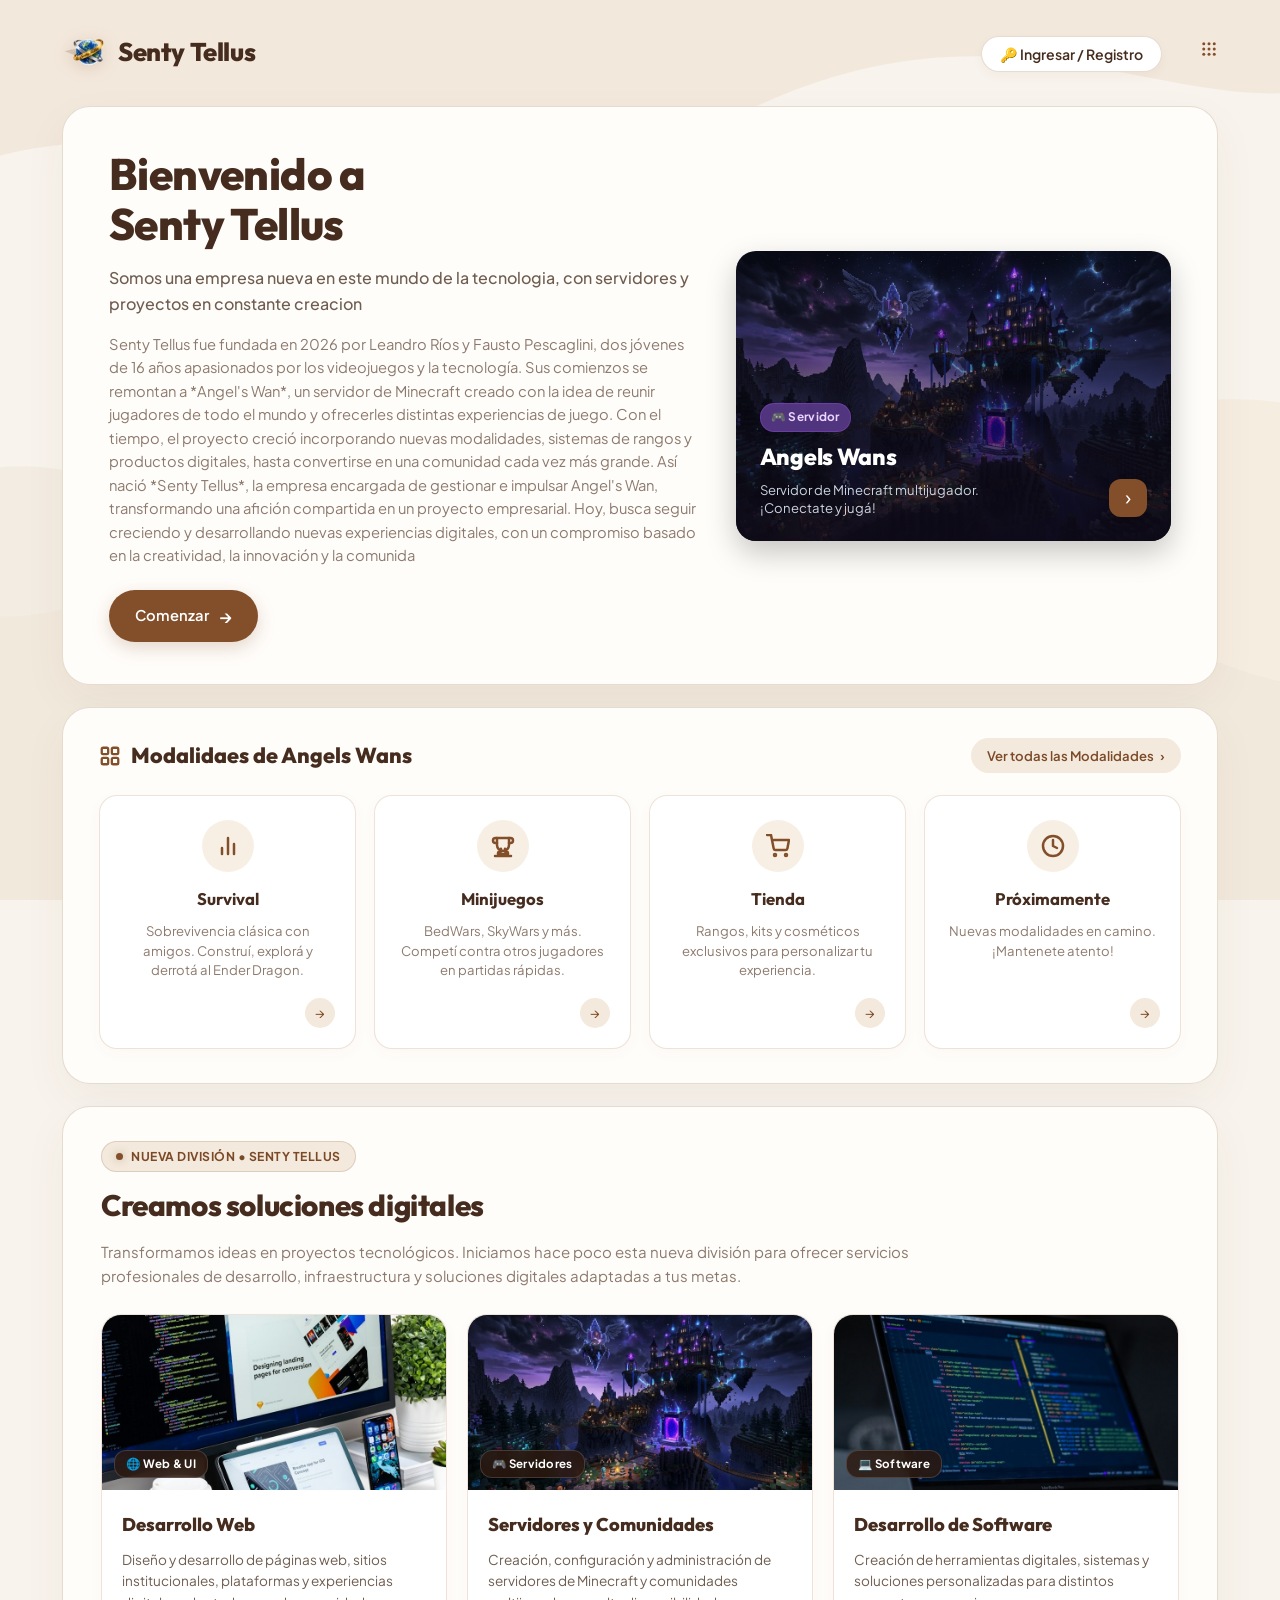
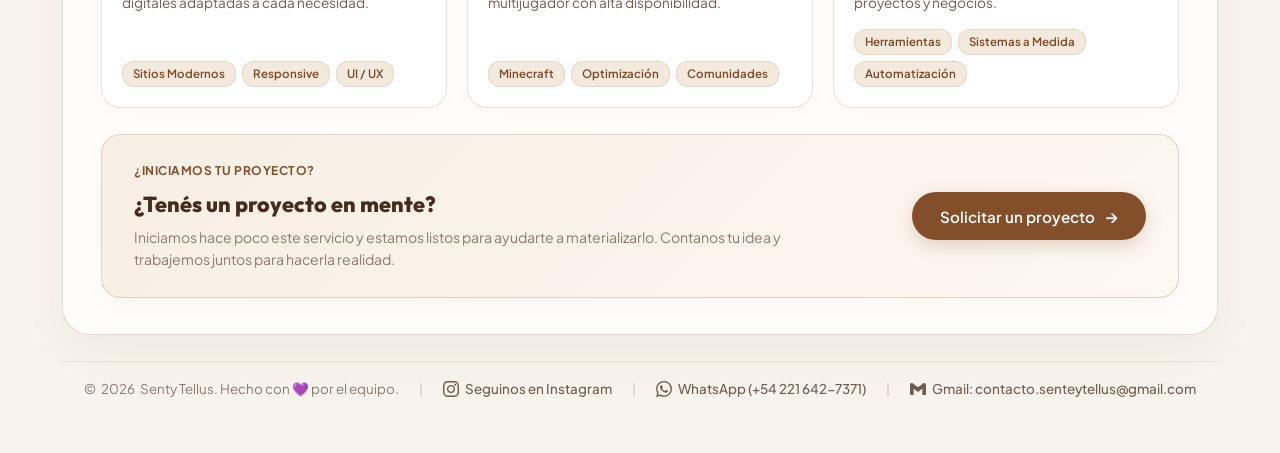
<file: index.html>
﻿<!DOCTYPE html>
<html lang="es">
<head>
  <meta charset="UTF-8">
  <meta name="viewport" content="width=device-width, initial-scale=1.0">
  <meta http-equiv="refresh" content="0; url='./Senty Tellus - Borrador/index.html'">
  <title>Senty Tellus</title>
  <script>
    window.location.replace("./Senty Tellus - Borrador/index.html");
  </script>
</head>
<body style="background: #f8f3ec; color: #452c1e; font-family: 'Segoe UI', sans-serif; display: flex; align-items: center; justify-content: center; height: 100vh; margin: 0; text-align: center;">
  <div>
    <h2>Cargando Senty Tellus...</h2>
    <p>Si no te redirige en unos segundos, <a href="./Senty Tellus - Borrador/index.html" style="color: #834f2a; font-weight: bold;">hacé clic acá</a>.</p>
  </div>
</body>
</html>
</file>
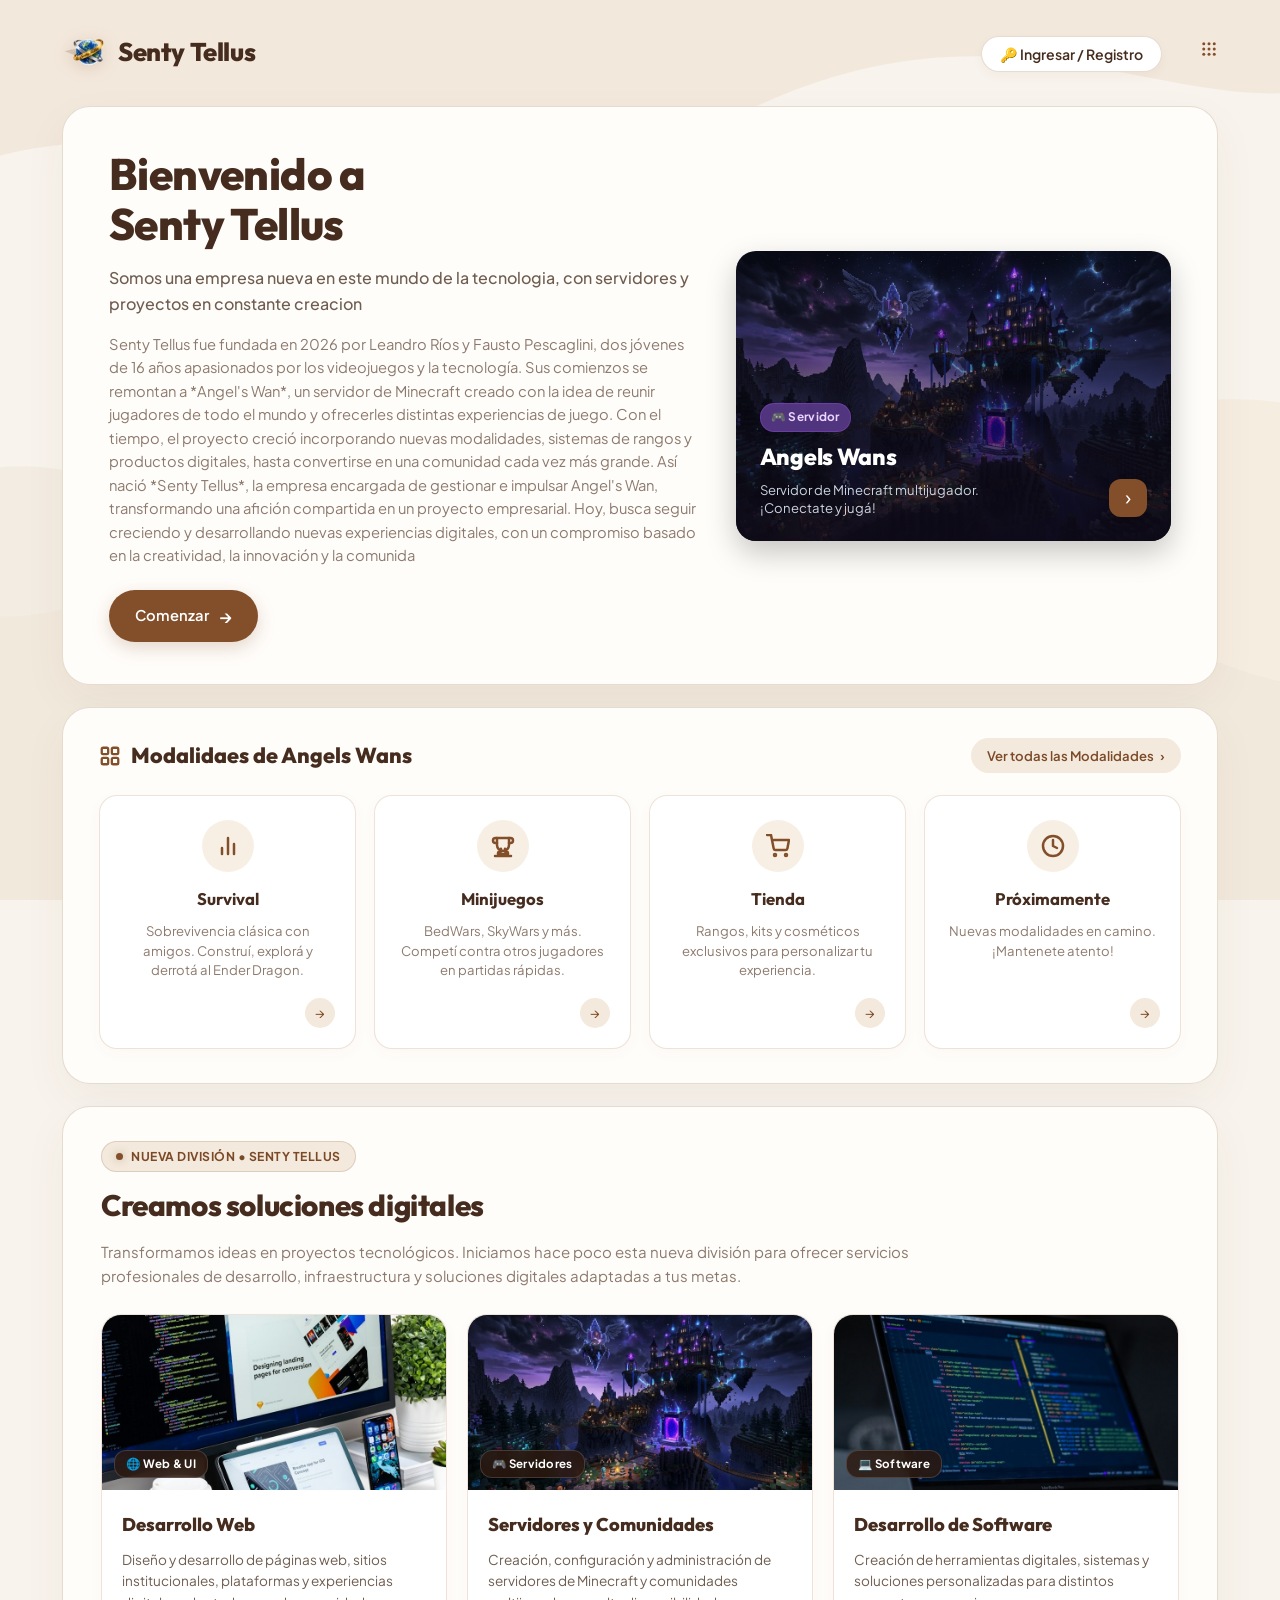
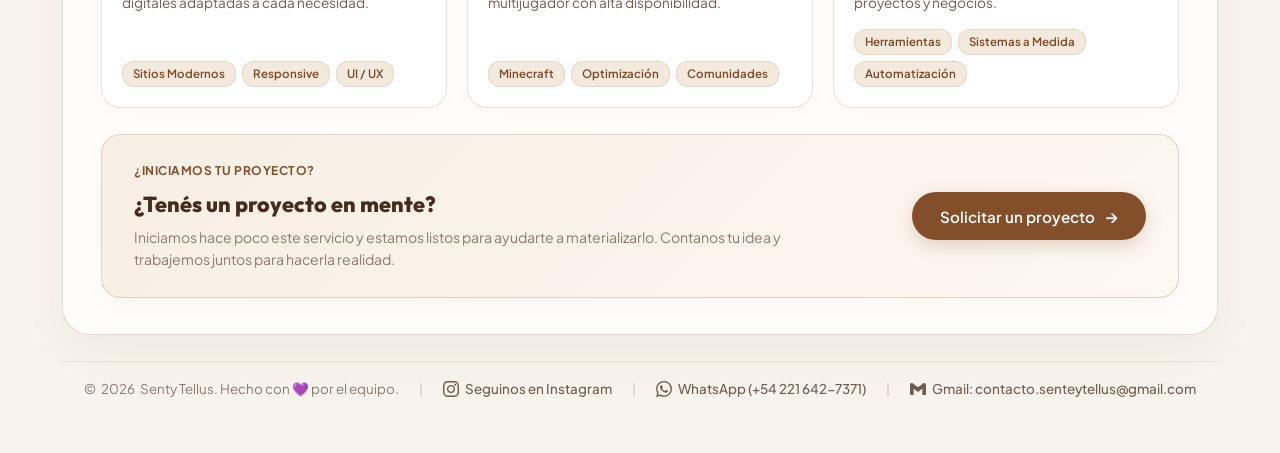
<file: Senty Tellus - Borrador/index.html>
<!DOCTYPE html>
<html lang="es">

<head>
  <meta charset="UTF-8">
  <meta name="viewport" content="width=device-width, initial-scale=1.0">

  <!-- ✏️ EDITABLE: Título de la pestaña del navegador -->
  <title>Senty Tellus — Plataforma Corporativa</title>

  <!-- ✏️ EDITABLE: Descripción para Google (SEO) -->
  <meta name="description"
    content="Senty Tellus — Somos una empresa nueva en este mundo de la tecnologia, con servidores y proyectos en constante creacion">

  <!-- Estilos -->
  <link rel="stylesheet" href="css/styles.css">
  <link rel="stylesheet" href="css/components.css">
</head>

<body>

  <!-- ========================================
       FONDO ORGÁNICO CON CURVAS SUAVES
       ======================================== -->
  <div class="bg-waves-decoration" aria-hidden="true">
    <svg viewBox="0 0 1440 900" fill="none" xmlns="http://www.w3.org/2000/svg" preserveAspectRatio="none">
      <path d="M-80 180 C260 50 380 320 820 120 C1140 -30 1340 140 1520 80 L1520 -80 L-80 -80 Z" fill="#eedccb"
        fill-opacity="0.45" />
      <path d="M1520 420 C1200 320 1060 620 620 520 C280 440 120 680 -80 600 L-80 980 L1520 980 Z" fill="#f4e7d9"
        fill-opacity="0.55" />
      <path d="M-60 480 C180 400 350 700 850 600 C1200 520 1380 720 1520 680 L1520 980 L-60 980 Z" fill="#ebe0d2"
        fill-opacity="0.35" />
    </svg>
  </div>

  <div class="page-wrapper">

    <!-- ========================================
         HEADER — Logo + Nombre + Ingreso
         ======================================== -->
    <header class="site-header fade-in">

      <!-- Logo Oficial de Senty Tellus -->
      <a href="index.html" class="brand-logo-group" aria-label="Senty Tellus Inicio">
        <img src="img/senty-tellus-logo-transparent.png" alt="Senty Tellus Logo" class="brand-logo-img">
        <h1 class="brand-logo-text">Senty <span>Tellus</span></h1>
      </a>

      <!-- Acciones de Cabecera (Ingreso / Registro + App Launcher) -->
      <div class="header-right-group">
        <div id="tellus-header-actions" class="aw-user-nav-actions"></div>

        <!-- Botón de Menú de 9 puntos (Acceso al Soporte) -->
        <a href="soporte.html" class="support-btn" id="support-btn" title="Soporte angels-wans" aria-label="Panel del Sistema">
          <svg width="18" height="18" viewBox="0 0 24 24" fill="currentColor">
            <circle cx="5" cy="5" r="2"></circle>
            <circle cx="12" cy="5" r="2"></circle>
            <circle cx="19" cy="5" r="2"></circle>
            <circle cx="5" cy="12" r="2"></circle>
            <circle cx="12" cy="12" r="2"></circle>
            <circle cx="19" cy="12" r="2"></circle>
            <circle cx="5" cy="19" r="2"></circle>
            <circle cx="12" cy="19" r="2"></circle>
            <circle cx="19" cy="19" r="2"></circle>
          </svg>
        </a>
      </div>

    </header>


    <!-- ========================================
         HERO SECTION — Tarjeta Principal
         Izquierda: Bienvenida corporativa
         Derecha: Servidor Angels Wans
         ======================================== -->
    <main class="hero-card fade-in fade-in-delay-1">

      <!-- Columna Izquierda: Mensaje Corporativo -->
      <div class="hero-text-content">
        <h2 class="hero-title">
          Bienvenido a<br>
          <span>Senty Tellus</span>
        </h2>

        <p class="hero-lead">
          Somos una empresa nueva en este mundo de la tecnologia, con servidores y proyectos en constante creacion
        </p>

        <p class="hero-sub">
          Senty Tellus fue fundada en 2026 por Leandro Ríos y Fausto Pescaglini, dos jóvenes de 16 años apasionados por
          los videojuegos y la tecnología. Sus comienzos se remontan a *Angel's Wan*, un servidor de Minecraft creado
          con la idea de reunir jugadores de todo el mundo y ofrecerles distintas experiencias de juego. Con el tiempo,
          el proyecto creció incorporando nuevas modalidades, sistemas de rangos y productos digitales, hasta
          convertirse en una comunidad cada vez más grande.
          Así nació *Senty Tellus*, la empresa encargada de gestionar e impulsar Angel's Wan, transformando una afición
          compartida en un proyecto empresarial. Hoy, busca seguir creciendo y desarrollando nuevas experiencias
          digitales, con un compromiso basado en la creatividad, la innovación y la comunida
        </p>

        <div>
          <a href="angels-wans.html" class="btn-comenzar">
            Comenzar <span>&rarr;</span>
          </a>
        </div>
      </div>

      <!-- Columna Derecha: Tarjeta Visual de Angels Wans -->
      <a href="angels-wans.html" class="hero-server-card" id="servidor" title="Ir a la web oficial de Angels Wans">
        <div class="hero-server-card-content">
          <div class="hero-server-info">
            <span class="server-tag-badge">🎮 Servidor</span>
            <h3>Angels Wans</h3>
            <p>Servidor de Minecraft multijugador.<br>¡Conectate y jugá!</p>
          </div>

          <div class="server-arrow-btn" aria-hidden="true">
            &rsaquo;
          </div>
        </div>
      </a>

    </main>


    <!-- ========================================
         NUESTROS MÓDULOS — Tarjeta Inferior
         ======================================== -->
    <section class="modules-card fade-in fade-in-delay-2" id="modulos">

      <div class="modules-header">
        <div class="modules-header-title">
          <svg width="22" height="22" viewBox="0 0 24 24" fill="none" stroke="currentColor" stroke-width="2.5"
            stroke-linecap="round" stroke-linejoin="round">
            <rect x="3" y="3" width="7" height="7" rx="1.5"></rect>
            <rect x="14" y="3" width="7" height="7" rx="1.5"></rect>
            <rect x="14" y="14" width="7" height="7" rx="1.5"></rect>
            <rect x="3" y="14" width="7" height="7" rx="1.5"></rect>
          </svg>
          <h2>Modalidaes de Angels Wans</h2>
        </div>

        <a href="angels-wans.html" class="btn-all-modules">
          Ver todas las Modalidades <span>&rsaquo;</span>
        </a>
      </div>

      <div class="modules-grid">

        <!-- Módulo 1: Survival -->
        <a href="angels-wans.html" class="module-item">
          <div class="module-icon-circle">
            <svg width="24" height="24" viewBox="0 0 24 24" fill="none" stroke="currentColor" stroke-width="2.5"
              stroke-linecap="round" stroke-linejoin="round">
              <line x1="18" y1="20" x2="18" y2="10"></line>
              <line x1="12" y1="20" x2="12" y2="4"></line>
              <line x1="6" y1="20" x2="6" y2="14"></line>
            </svg>
          </div>
          <h4>Survival</h4>
          <p>Sobrevivencia clásica con amigos. Construí, explorá y derrotá al Ender Dragon.</p>
          <div class="module-action-arrow">&rarr;</div>
        </a>

        <!-- Módulo 2: Minijuegos -->
        <a href="angels-wans.html" class="module-item">
          <div class="module-icon-circle">
            <svg width="24" height="24" viewBox="0 0 24 24" fill="none" stroke="currentColor" stroke-width="2.5"
              stroke-linecap="round" stroke-linejoin="round">
              <path d="M6 9H4.5a2.5 2.5 0 0 1 0-5H6"></path>
              <path d="M18 9h1.5a2.5 2.5 0 0 0 0-5H18"></path>
              <path d="M4 22h16"></path>
              <path
                d="M10 14.66V17c0 .55-.45 1-1 1H8c-.55 0-1 .45-1 1v1h10v-1c0-.55-.45-1-1-1h-1c-.55 0-1-.45-1-1v-2.34">
              </path>
              <path d="M6 4h12v7a6 6 0 0 1-12 0V4z"></path>
            </svg>
          </div>
          <h4>Minijuegos</h4>
          <p>BedWars, SkyWars y más. Competí contra otros jugadores en partidas rápidas.</p>
          <div class="module-action-arrow">&rarr;</div>
        </a>

        <!-- Módulo 3: Tienda -->
        <a href="tienda.html" class="module-item">
          <div class="module-icon-circle">
            <svg width="24" height="24" viewBox="0 0 24 24" fill="none" stroke="currentColor" stroke-width="2.5"
              stroke-linecap="round" stroke-linejoin="round">
              <circle cx="9" cy="21" r="1"></circle>
              <circle cx="20" cy="21" r="1"></circle>
              <path d="M1 1h4l2.68 13.39a2 2 0 0 0 2 1.61h9.72a2 2 0 0 0 2-1.61L23 6H6"></path>
            </svg>
          </div>
          <h4>Tienda</h4>
          <p>Rangos, kits y cosméticos exclusivos para personalizar tu experiencia.</p>
          <div class="module-action-arrow">&rarr;</div>
        </a>

        <!-- Módulo 4: Próximamente -->
        <a href="novedades.html" class="module-item">
          <div class="module-icon-circle">
            <svg width="24" height="24" viewBox="0 0 24 24" fill="none" stroke="currentColor" stroke-width="2.5"
              stroke-linecap="round" stroke-linejoin="round">
              <circle cx="12" cy="12" r="10"></circle>
              <polyline points="12 6 12 12 16 14"></polyline>
            </svg>
          </div>
          <h4>Próximamente</h4>
          <p>Nuevas modalidades en camino. ¡Mantenete atento!</p>
          <div class="module-action-arrow">&rarr;</div>
        </a>

      </div>

    </section>


    <!-- ========================================
         SOLUCIONES DIGITALES & DESARROLLO DE SOFTWARE
         Nueva división tecnológica de Senty Tellus
         ======================================== -->
    <section class="services-card fade-in fade-in-delay-3" id="soluciones-digitales">

      <div class="services-header">
        <div class="services-badge-wrap">
          <span class="services-badge-new">
            <span class="services-badge-dot"></span>
            NUEVA DIVISIÓN • SENTY TELLUS
          </span>
        </div>
        <h2 class="services-title">Creamos soluciones digitales</h2>
        <p class="services-subtitle">
          Transformamos ideas en proyectos tecnológicos. Iniciamos hace poco esta nueva división para ofrecer servicios
          profesionales de desarrollo, infraestructura y soluciones digitales adaptadas a tus metas.
        </p>
      </div>

      <div class="services-grid">

        <!-- Servicio 1: Desarrollo Web -->
        <article class="service-card-item">
          <div class="service-card-media">
            <img src="img/card-service-web.jpg" alt="Desarrollo Web en Senty Tellus" class="service-card-img"
              loading="lazy">
            <span class="service-type-badge">🌐 Web & UI</span>
          </div>
          <div class="service-card-body">
            <h3 class="service-card-title">Desarrollo Web</h3>
            <p class="service-card-desc">
              Diseño y desarrollo de páginas web, sitios institucionales, plataformas y experiencias digitales adaptadas
              a cada necesidad.
            </p>
            <div class="service-tags">
              <span class="service-tag">Sitios Modernos</span>
              <span class="service-tag">Responsive</span>
              <span class="service-tag">UI / UX</span>
            </div>
          </div>
        </article>

        <!-- Servicio 2: Servidores y Comunidades -->
        <article class="service-card-item">
          <div class="service-card-media">
            <img src="img/card-service-servers.jpg" alt="Servidores y Comunidades Minecraft" class="service-card-img"
              loading="lazy">
            <span class="service-type-badge">🎮 Servidores</span>
          </div>
          <div class="service-card-body">
            <h3 class="service-card-title">Servidores y Comunidades</h3>
            <p class="service-card-desc">
              Creación, configuración y administración de servidores de Minecraft y comunidades multijugador con alta
              disponibilidad.
            </p>
            <div class="service-tags">
              <span class="service-tag">Minecraft</span>
              <span class="service-tag">Optimización</span>
              <span class="service-tag">Comunidades</span>
            </div>
          </div>
        </article>

        <!-- Servicio 3: Desarrollo de Software -->
        <article class="service-card-item">
          <div class="service-card-media">
            <img src="img/card-service-software.jpg" alt="Desarrollo de Software a Medida" class="service-card-img"
              loading="lazy">
            <span class="service-type-badge">💻 Software</span>
          </div>
          <div class="service-card-body">
            <h3 class="service-card-title">Desarrollo de Software</h3>
            <p class="service-card-desc">
              Creación de herramientas digitales, sistemas y soluciones personalizadas para distintos proyectos y
              negocios.
            </p>
            <div class="service-tags">
              <span class="service-tag">Herramientas</span>
              <span class="service-tag">Sistemas a Medida</span>
              <span class="service-tag">Automatización</span>
            </div>
          </div>
        </article>

      </div>

      <!-- Banner CTA para Contrataciones / Presupuestos -->
      <div class="services-cta-banner">
        <div class="services-cta-text">
          <span class="services-cta-pill">¿Iniciamos tu proyecto?</span>
          <h3 class="services-cta-title">¿Tenés un proyecto en mente?</h3>
          <p class="services-cta-desc">
            Iniciamos hace poco este servicio y estamos listos para ayudarte a materializarlo. Contanos tu idea y
            trabajemos juntos para hacerla realidad.
          </p>
        </div>
        <button type="button" class="btn-solicitar-proyecto" id="btn-open-project-modal" aria-haspopup="dialog">
          Solicitar un proyecto <span>&rarr;</span>
        </button>
      </div>

    </section>


    <!-- ========================================
         FOOTER CORPORATIVO — Contacto & Redes
         ======================================== -->
    <footer class="site-footer fade-in fade-in-delay-3">
      <div class="site-footer-inner">

        <!-- Copyright -->
        <span class="site-footer-copy">
          &copy; <span id="current-year">2026</span> Senty Tellus. Hecho con 💜 por el equipo.
        </span>

        <span class="site-footer-divider">|</span>

        <!-- Instagram Oficial -->
        <a href="https://www.instagram.com/senty_tellus_corp/" target="_blank" rel="noopener noreferrer"
          class="site-footer-link link-instagram" title="Seguinos en Instagram">
          <svg viewBox="0 0 24 24" fill="currentColor">
            <path
              d="M12 2.163c3.204 0 3.584.012 4.85.07 3.252.148 4.771 1.691 4.919 4.919.058 1.265.069 1.645.069 4.849 0 3.205-.012 3.584-.069 4.849-.149 3.225-1.664 4.771-4.919 4.919-1.266.058-1.644.07-4.85.07-3.204 0-3.584-.012-4.849-.07-3.26-.149-4.771-1.699-4.919-4.92-.058-1.265-.07-1.644-.07-4.849 0-3.204.013-3.583.07-4.849.149-3.227 1.664-4.771 4.919-4.919 1.266-.057 1.645-.069 4.849-.069zm0-2.163c-3.259 0-3.667.014-4.947.072-4.358.2-6.78 2.618-6.98 6.98-.059 1.281-.073 1.689-.073 4.948 0 3.259.014 3.668.072 4.948.2 4.358 2.618 6.78 6.98 6.98 1.281.058 1.689.072 4.948.072 3.259 0 3.668-.014 4.948-.072 4.354-.2 6.782-2.618 6.979-6.98.059-1.28.073-1.689.073-4.948 0-3.259-.014-3.667-.072-4.947-.196-4.354-2.617-6.78-6.979-6.98-1.281-.059-1.69-.073-4.949-.073zm0 5.838c-3.403 0-6.162 2.759-6.162 6.162s2.759 6.163 6.162 6.163 6.162-2.759 6.162-6.163c0-3.403-2.759-6.162-6.162-6.162zm0 10.162c-2.209 0-4-1.79-4-4 0-2.209 1.791-4 4-4s4 1.791 4 4c0 2.21-1.791 4-4 4zm6.406-11.845c-.796 0-1.441.645-1.441 1.44s.645 1.44 1.441 1.44c.795 0 1.439-.645 1.439-1.44s-.644-1.44-1.439-1.44z" />
          </svg>
          <span>Seguinos en Instagram</span>
        </a>

        <span class="site-footer-divider">|</span>

        <!-- WhatsApp Oficial -->
        <a href="https://wa.me/542216427371" target="_blank" rel="noopener noreferrer"
          class="site-footer-link link-whatsapp" title="Escribinos por WhatsApp">
          <svg viewBox="0 0 24 24" fill="currentColor">
            <path
              d="M17.472 14.382c-.297-.149-1.758-.867-2.03-.967-.273-.099-.471-.148-.67.15-.197.297-.767.966-.94 1.164-.173.199-.347.223-.644.075-.297-.15-1.255-.463-2.39-1.475-.883-.788-1.48-1.761-1.653-2.059-.173-.297-.018-.458.13-.606.134-.133.298-.347.446-.52.149-.174.198-.298.298-.497.099-.198.05-.371-.025-.52-.075-.149-.669-1.612-.916-2.207-.242-.579-.487-.5-.669-.51-.173-.008-.371-.01-.57-.01-.198 0-.52.074-.792.372-.272.297-1.04 1.016-1.04 2.479 0 1.462 1.065 2.875 1.213 3.074.149.198 2.096 3.2 5.077 4.487.709.306 1.262.489 1.694.625.712.227 1.36.195 1.871.118.571-.085 1.758-.719 2.006-1.413.248-.694.248-1.289.173-1.413-.074-.124-.272-.198-.57-.347m-5.421 7.403h-.004a9.87 9.87 0 01-5.031-1.378l-.361-.214-3.741.982.998-3.648-.235-.374a9.86 9.86 0 01-1.51-5.26c.001-5.45 4.436-9.884 9.888-9.884 2.64 0 5.122 1.03 6.988 2.898a9.825 9.825 0 012.893 6.994c-.003 5.45-4.437 9.885-9.888 9.885m8.413-18.297A11.815 11.815 0 0012.05 0C5.495 0 .16 5.335.157 11.892c0 2.096.547 4.142 1.588 5.945L.057 24l6.305-1.654a11.882 11.882 0 005.683 1.448h.005c6.554 0 11.89-5.335 11.893-11.893a11.821 11.821 0 00-3.48-8.413z" />
          </svg>
          <span>WhatsApp (+54 221 642-7371)</span>
        </a>

        <span class="site-footer-divider">|</span>

        <!-- ✏️ EDITABLE: Gmail de la Empresa -->
        <!-- Cuando crees tu correo oficial de Gmail, cambiá "contacto.senteytellus@gmail.com" tanto en el href='mailto:...' como en el texto de abajo -->
        <a href="mailto:contacto.senteytellus@gmail.com" class="site-footer-link link-gmail"
          title="Contactanos por Gmail (Editable)">
          <svg viewBox="0 0 24 24" fill="currentColor">
            <path
              d="M24 5.457v13.909c0 .904-.732 1.636-1.636 1.636h-3.819V11.73L12 16.64l-6.545-4.91v9.272H1.636A1.636 1.636 0 0 1 0 19.366V5.457c0-2.023 2.309-3.178 3.927-1.964L5.455 4.64 12 9.548l6.545-4.91 1.528-1.145C21.69 2.28 24 3.434 24 5.457z" />
          </svg>
          <span>Gmail: contacto.senteytellus@gmail.com</span>
        </a>

      </div>
    </footer>

  </div>

  <!-- ========================================
       MODAL: SOLICITAR UN PROYECTO
       ======================================== -->
  <div class="project-modal-overlay" id="project-modal-overlay" aria-hidden="true">
    <div class="project-modal" role="dialog" aria-modal="true" aria-labelledby="project-modal-title">
      <div class="project-modal-header">
        <div class="project-modal-title-wrap">
          <span class="project-modal-badge">✨ Nueva División Senty Tellus</span>
          <h3 id="project-modal-title">Solicitá tu Proyecto</h3>
          <p>Completá los datos y te enviamos una propuesta personalizada a la brevedad.</p>
        </div>
        <button type="button" class="project-modal-close" id="btn-close-project-modal"
          aria-label="Cerrar modal">&times;</button>
      </div>

      <form class="project-modal-form" id="form-solicitar-proyecto">
        <div class="form-group-tellus">
          <label for="proj-nombre">Tu Nombre o Nombre de tu Proyecto <span class="req">*</span></label>
          <input type="text" id="proj-nombre" name="nombre" placeholder="Ej. Juan Pérez" required>
        </div>

        <div class="form-group-tellus">
          <label for="proj-contacto">Correo Electrónico o WhatsApp <span class="req">*</span></label>
          <input type="text" id="proj-contacto" name="contacto" placeholder="Ej. juan@correo.com o +54 9 221 ..."
            required>
        </div>

        <div class="form-group-tellus">
          <label for="proj-tipo">Tipo de Proyecto <span class="req">*</span></label>
          <select id="proj-tipo" name="tipo" required>
            <option value="Desarrollo Web">🌐 Desarrollo Web (Página web, institucional, landing, tienda)</option>
            <option value="Servidores y Comunidades">🎮 Servidores y Comunidades (Minecraft, configuración, soporte)
            </option>
            <option value="Desarrollo de Software">💻 Desarrollo de Software (Herramientas, bots, scripts a medida)
            </option>
            <option value="Otro">✨ Otro requerimiento tecnológico</option>
          </select>
        </div>

        <div class="form-group-tellus">
          <label for="proj-descripcion">Descripción de lo que necesitás <span class="req">*</span></label>
          <textarea id="proj-descripcion" name="descripcion" rows="4"
            placeholder="Contanos brevemente sobre tu idea, qué funciones te gustarían y plazos estimados..."
            required></textarea>
        </div>

        <div class="project-modal-actions">
          <button type="submit" class="btn-project-submit btn-submit-whatsapp" id="btn-send-whatsapp">
            <svg width="18" height="18" viewBox="0 0 24 24" fill="currentColor">
              <path
                d="M17.472 14.382c-.297-.149-1.758-.867-2.03-.967-.273-.099-.471-.148-.67.15-.197.297-.767.966-.94 1.164-.173.199-.347.223-.644.075-.297-.15-1.255-.463-2.39-1.475-.883-.788-1.48-1.761-1.653-2.059-.173-.297-.018-.458.13-.606.134-.133.298-.347.446-.52.149-.174.198-.298.298-.497.099-.198.05-.371-.025-.52-.075-.149-.669-1.612-.916-2.207-.242-.579-.487-.5-.669-.51-.173-.008-.371-.01-.57-.01-.198 0-.52.074-.792.372-.272.297-1.04 1.016-1.04 2.479 0 1.462 1.065 2.875 1.213 3.074.149.198 2.096 3.2 5.077 4.487.709.306 1.262.489 1.694.625.712.227 1.36.195 1.871.118.571-.085 1.758-.719 2.006-1.413.248-.694.248-1.289.173-1.413-.074-.124-.272-.198-.57-.347m-5.421 7.403h-.004a9.87 9.87 0 01-5.031-1.378l-.361-.214-3.741.982.998-3.648-.235-.374a9.86 9.86 0 01-1.51-5.26c.001-5.45 4.436-9.884 9.888-9.884 2.64 0 5.122 1.03 6.988 2.898a9.825 9.825 0 012.893 6.994c-.003 5.45-4.437 9.885-9.888 9.885m8.413-18.297A11.815 11.815 0 0012.05 0C5.495 0 .16 5.335.157 11.892c0 2.096.547 4.142 1.588 5.945L.057 24l6.305-1.654a11.882 11.882 0 005.683 1.448h.005c6.554 0 11.89-5.335 11.893-11.893a11.821 11.821 0 00-3.48-8.413z" />
            </svg>
            Contactar por WhatsApp
          </button>
          <button type="button" class="btn-project-submit btn-submit-email" id="btn-send-email">
            <svg width="18" height="18" viewBox="0 0 24 24" fill="currentColor">
              <path
                d="M24 5.457v13.909c0 .904-.732 1.636-1.636 1.636h-3.819V11.73L12 16.64l-6.545-4.91v9.272H1.636A1.636 1.636 0 0 1 0 19.366V5.457c0-2.023 2.309-3.178 3.927-1.964L5.455 4.64 12 9.548l6.545-4.91 1.528-1.145C21.69 2.28 24 3.434 24 5.457z" />
            </svg>
            Enviar por Correo
          </button>
        </div>
      </form>
    </div>
  </div>

  <!-- JavaScript -->
  <script src="js/db.js"></script>
  <script src="js/auth.js"></script>
  <script src="js/db-viewer.js"></script>
  <script src="js/main.js"></script>

</body>

</html>
</file>
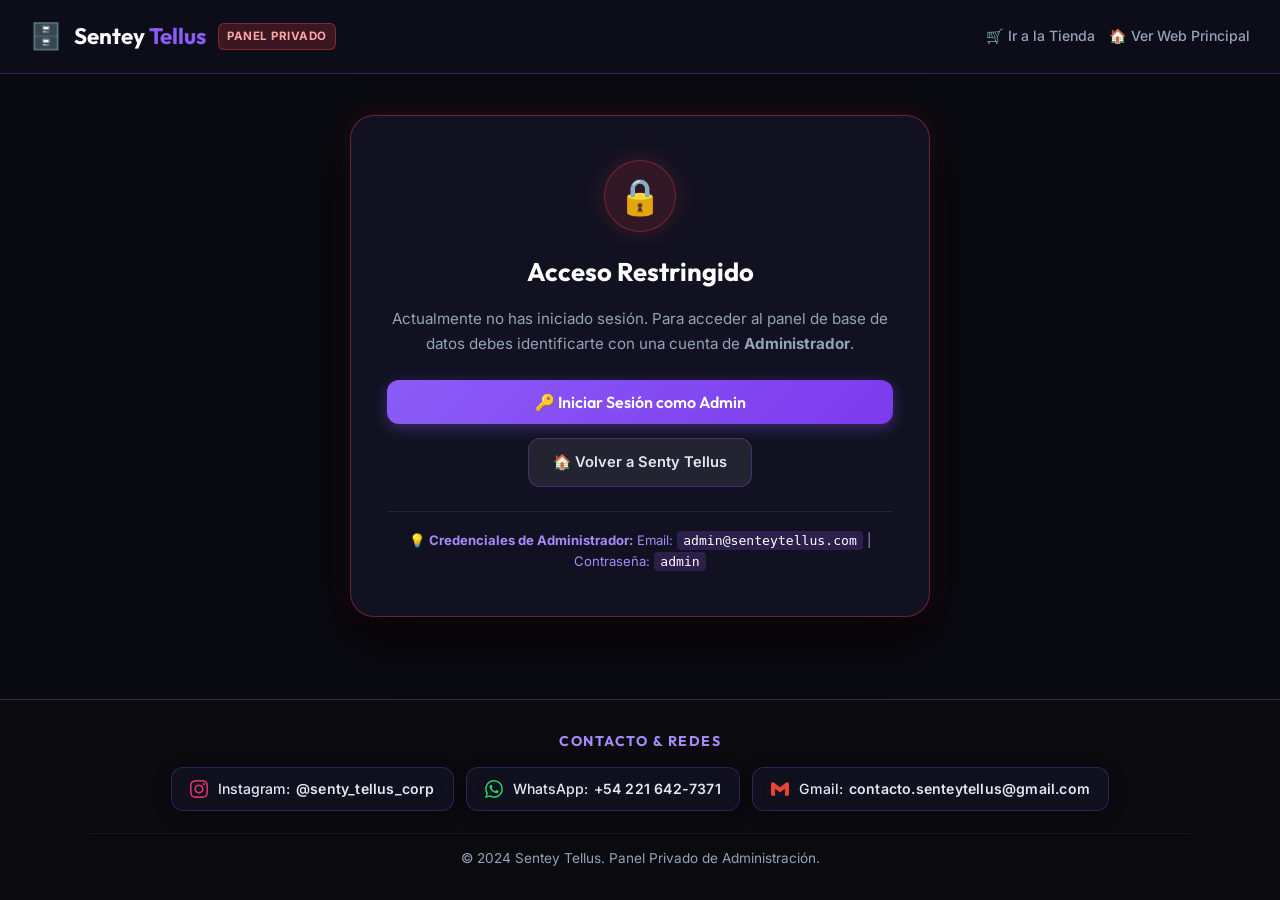
<file: Senty Tellus - Borrador/admin-db.html>
<!DOCTYPE html>
<html lang="es">

<head>
  <meta charset="UTF-8">
  <meta name="viewport" content="width=device-width, initial-scale=1.0">
  <title>Panel de Administración — Base de Datos Sentey Tellus</title>

  <!-- Fuentes de Google -->
  <link rel="preconnect" href="https://fonts.googleapis.com">
  <link rel="preconnect" href="https://fonts.gstatic.com" crossorigin>
  <link href="https://fonts.googleapis.com/css2?family=Inter:wght@300;400;500;600;700&family=Outfit:wght@500;600;700;800&family=JetBrains+Mono:wght@400;500&display=swap" rel="stylesheet">

  <!-- Estilos del proyecto -->
  <link rel="stylesheet" href="css/angels-wans.css">
  <link rel="stylesheet" href="css/components.css">

  <style>
    /* Estilos exclusivos del Panel Privado de Base de Datos */
    body {
      background: #080811;
      color: #e2e8f0;
      min-height: 100vh;
      font-family: 'Inter', sans-serif;
    }

    .admin-navbar {
      background: rgba(14, 14, 28, 0.95);
      border-bottom: 1px solid rgba(139, 92, 246, 0.3);
      padding: 16px 30px;
      display: flex;
      justify-content: space-between;
      align-items: center;
      position: sticky;
      top: 0;
      z-index: 100;
      backdrop-filter: blur(12px);
    }

    .admin-brand {
      display: flex;
      align-items: center;
      gap: 12px;
    }

    .admin-brand h1 {
      font-family: 'Outfit', sans-serif;
      font-size: 1.4rem;
      margin: 0;
      color: #fff;
    }

    .admin-brand h1 span {
      color: #8b5cf6;
    }

    .admin-tag {
      background: rgba(239, 68, 68, 0.2);
      border: 1px solid rgba(239, 68, 68, 0.4);
      color: #fca5a5;
      font-size: 0.72rem;
      font-weight: 700;
      padding: 3px 8px;
      border-radius: 6px;
      letter-spacing: 0.5px;
      text-transform: uppercase;
    }

    .admin-nav-links {
      display: flex;
      align-items: center;
      gap: 14px;
    }

    .admin-nav-links a {
      color: #94a3b8;
      text-decoration: none;
      font-size: 0.88rem;
      font-weight: 500;
      transition: color 0.2s ease;
      display: flex;
      align-items: center;
      gap: 6px;
    }

    .admin-nav-links a:hover {
      color: #fff;
    }

    .admin-container {
      max-width: 1280px;
      margin: 0 auto;
      padding: 30px 24px 60px;
    }

    /* Tarjetas de Métricas (KPIs) */
    .kpi-grid {
      display: grid;
      grid-template-columns: repeat(auto-fit, minmax(240px, 1fr));
      gap: 20px;
      margin-bottom: 30px;
    }

    .kpi-card {
      background: rgba(20, 20, 38, 0.85);
      border: 1px solid rgba(139, 92, 246, 0.25);
      border-radius: 16px;
      padding: 22px;
      display: flex;
      align-items: center;
      gap: 18px;
      transition: transform 0.2s ease, border-color 0.2s ease;
    }

    .kpi-card:hover {
      transform: translateY(-3px);
      border-color: #a78bfa;
    }

    .kpi-icon {
      width: 52px;
      height: 52px;
      border-radius: 14px;
      background: rgba(139, 92, 246, 0.15);
      border: 1px solid rgba(139, 92, 246, 0.3);
      display: flex;
      align-items: center;
      justify-content: center;
      font-size: 1.6rem;
    }

    .kpi-data h3 {
      font-size: 0.82rem;
      color: #94a3b8;
      text-transform: uppercase;
      letter-spacing: 0.5px;
      margin-bottom: 4px;
      font-weight: 600;
    }

    .kpi-data .kpi-number {
      font-family: 'Outfit', sans-serif;
      font-size: 1.8rem;
      font-weight: 700;
      color: #fff;
    }

    /* Panel Principal de la Base de Datos */
    .db-panel {
      background: rgba(18, 18, 35, 0.9);
      border: 1px solid rgba(139, 92, 246, 0.3);
      border-radius: 20px;
      padding: 28px;
      box-shadow: 0 10px 40px rgba(0, 0, 0, 0.5);
    }

    .db-panel-header {
      display: flex;
      justify-content: space-between;
      align-items: center;
      flex-wrap: wrap;
      gap: 16px;
      margin-bottom: 24px;
      padding-bottom: 20px;
      border-bottom: 1px solid rgba(139, 92, 246, 0.2);
    }

    .db-panel-title h2 {
      font-family: 'Outfit', sans-serif;
      font-size: 1.5rem;
      color: #fff;
      display: flex;
      align-items: center;
      gap: 10px;
    }

    .db-panel-title p {
      color: #94a3b8;
      font-size: 0.85rem;
      margin-top: 4px;
    }

    .db-actions {
      display: flex;
      align-items: center;
      gap: 10px;
      flex-wrap: wrap;
    }

    .db-search-input {
      background: rgba(0, 0, 0, 0.4);
      border: 1px solid rgba(139, 92, 246, 0.3);
      border-radius: 10px;
      padding: 10px 16px;
      color: #fff;
      font-size: 0.9rem;
      min-width: 240px;
      outline: none;
    }

    .db-search-input:focus {
      border-color: #a78bfa;
    }

    /* Pestañas */
    .admin-tabs {
      display: flex;
      gap: 10px;
      margin-bottom: 20px;
      background: rgba(10, 10, 20, 0.6);
      padding: 6px;
      border-radius: 12px;
      border: 1px solid rgba(139, 92, 246, 0.2);
      overflow-x: auto;
    }

    .admin-tab-btn {
      background: transparent;
      border: none;
      color: #94a3b8;
      padding: 10px 20px;
      font-size: 0.92rem;
      font-weight: 600;
      border-radius: 8px;
      cursor: pointer;
      font-family: 'Inter', sans-serif;
      transition: all 0.2s ease;
      white-space: nowrap;
    }

    .admin-tab-btn.active {
      background: #8b5cf6;
      color: #fff;
      box-shadow: 0 4px 12px rgba(139, 92, 246, 0.35);
    }

    /* Tabla */
    .admin-table-wrapper {
      width: 100%;
      overflow-x: auto;
      border-radius: 12px;
      border: 1px solid rgba(139, 92, 246, 0.25);
      background: rgba(10, 10, 22, 0.7);
    }

    .admin-table {
      width: 100%;
      border-collapse: collapse;
      font-size: 0.88rem;
      min-width: 800px;
    }

    .admin-table th {
      background: #15152a;
      color: #c4b5fd;
      text-align: left;
      padding: 14px 16px;
      font-weight: 600;
      border-bottom: 2px solid rgba(139, 92, 246, 0.4);
    }

    .admin-table td {
      padding: 13px 16px;
      border-bottom: 1px solid rgba(139, 92, 246, 0.12);
      color: #e2e8f0;
      vertical-align: middle;
    }

    .admin-table tr:hover {
      background: rgba(139, 92, 246, 0.08);
    }

    /* Visor JSON */
    .json-code-box {
      background: #090913;
      border: 1px solid rgba(139, 92, 246, 0.3);
      border-radius: 12px;
      padding: 20px;
      font-family: 'JetBrains Mono', monospace;
      font-size: 0.85rem;
      color: #a78bfa;
      max-height: 500px;
      overflow-y: auto;
      white-space: pre-wrap;
      word-break: break-all;
    }

    /* Alerta de acceso privado */
    .private-badge-banner {
      background: rgba(139, 92, 246, 0.12);
      border: 1px solid rgba(139, 92, 246, 0.35);
      border-radius: 12px;
      padding: 14px 20px;
      margin-bottom: 25px;
      display: flex;
      align-items: center;
      justify-content: space-between;
      gap: 15px;
      flex-wrap: wrap;
    }

    .private-badge-banner div {
      display: flex;
      align-items: center;
      gap: 12px;
      font-size: 0.9rem;
      color: #ddd6fe;
    }

    /* Pantalla de Bloqueo / Acceso Restringido */
    .admin-access-screen {
      display: flex;
      align-items: center;
      justify-content: center;
      min-height: 65vh;
      padding: 40px 20px;
    }

    .access-denied-box {
      background: rgba(18, 18, 35, 0.95);
      border: 1px solid rgba(239, 68, 68, 0.4);
      border-radius: 24px;
      padding: 44px 36px;
      max-width: 580px;
      width: 100%;
      text-align: center;
      box-shadow: 0 20px 50px rgba(0, 0, 0, 0.7), 0 0 30px rgba(239, 68, 68, 0.15);
      backdrop-filter: blur(12px);
      -webkit-backdrop-filter: blur(12px);
    }

    .access-denied-icon {
      width: 72px;
      height: 72px;
      margin: 0 auto 20px;
      border-radius: 50%;
      background: rgba(239, 68, 68, 0.15);
      border: 1px solid rgba(239, 68, 68, 0.35);
      display: flex;
      align-items: center;
      justify-content: center;
      font-size: 2.2rem;
      box-shadow: 0 0 25px rgba(239, 68, 68, 0.2);
    }

    .access-denied-box h2 {
      font-family: 'Outfit', sans-serif;
      font-size: 1.6rem;
      color: #fff;
      margin-bottom: 14px;
    }

    .access-denied-box p {
      color: #94a3b8;
      font-size: 0.95rem;
      line-height: 1.6;
      margin-bottom: 24px;
    }

    .access-user-badge-box {
      margin-bottom: 20px;
    }

    .access-denied-btn-row {
      display: flex;
      gap: 14px;
      justify-content: center;
      flex-wrap: wrap;
    }

    .admin-credentials-hint {
      margin-top: 24px;
      padding-top: 18px;
      border-top: 1px solid rgba(255, 255, 255, 0.08);
      font-size: 0.82rem;
      color: #a78bfa;
    }

    .admin-credentials-hint code {
      background: rgba(139, 92, 246, 0.2);
      padding: 2px 6px;
      border-radius: 4px;
      color: #fff;
    }
  </style>
</head>

<body>

  <!-- ========================================
       BARRA DE NAVEGACIÓN SUPERIOR PRIVADA
       ======================================== -->
  <nav class="admin-navbar">
    <div class="admin-brand">
      <span style="font-size: 1.6rem;">🗄️</span>
      <h1>Sentey <span>Tellus</span></h1>
      <span class="admin-tag">Panel Privado</span>
    </div>

    <div class="admin-nav-links" id="admin-navbar-actions">
      <a href="tienda.html" target="_blank">
        <span>🛒 Ir a la Tienda</span>
      </a>
      <a href="index.html">
        <span>🏠 Ver Web Principal</span>
      </a>
    </div>
  </nav>

  <!-- ========================================
       PANTALLA DE ACCESO RESTRINGIDO (NO ADMIN)
       ======================================== -->
  <div id="admin-access-denied" class="admin-access-screen" style="display: none;">
    <div class="access-denied-box">
      <div class="access-denied-icon">🔒</div>
      <h2>Acceso Restringido</h2>
      <p id="access-denied-message">
        Este panel contiene información completa y sensible de la base de datos (usuarios, contraseñas, compras y respaldos). Para acceder debes iniciar sesión con una cuenta de <strong>Administrador</strong>.
      </p>

      <div id="access-current-user-info" class="access-user-badge-box"></div>

      <div class="access-denied-btn-row">
        <button id="btn-login-as-admin" class="tellus-btn-primary" style="padding: 12px 24px; border-radius: 12px; font-weight: 600; cursor: pointer;">
          🔑 Iniciar Sesión como Admin
        </button>
        <a href="index.html" class="tellus-btn-secondary" style="padding: 12px 24px; border-radius: 12px; font-weight: 600; text-decoration: none; display: inline-flex; align-items: center; justify-content: center;">
          🏠 Volver a Senty Tellus
        </a>
      </div>

      <div class="admin-credentials-hint">
        💡 <strong>Credenciales de Administrador:</strong> Email: <code>admin@senteytellus.com</code> | Contraseña: <code>admin</code>
      </div>
    </div>
  </div>

  <!-- ========================================
       CONTENIDO DEL PANEL DE BASE DE DATOS
       ======================================== -->
  <div class="admin-container" id="admin-main-container">

    <!-- Cartel Informativo -->
    <div class="private-badge-banner">
      <div>
        <span style="font-size: 1.4rem;">🔒</span>
        <span>
          <strong>Página Oculta de Administración:</strong> Esta página no está enlazada en los menús públicos para que los usuarios visitantes no puedan ver los datos de las tablas.
        </span>
      </div>
      <div>
        <span class="tellus-badge tellus-badge-success">Motor: TellusDB (LocalStorage)</span>
      </div>
    </div>

    <!-- TARJETAS DE ESTADÍSTICAS (KPIs) -->
    <div class="kpi-grid">
      <div class="kpi-card">
        <div class="kpi-icon">👥</div>
        <div class="kpi-data">
          <h3>Usuarios Registrados</h3>
          <div class="kpi-number" id="kpi-users-count">0</div>
        </div>
      </div>

      <div class="kpi-card">
        <div class="kpi-icon">🛒</div>
        <div class="kpi-data">
          <h3>Compras / Pedidos</h3>
          <div class="kpi-number" id="kpi-orders-count">0</div>
        </div>
      </div>

      <div class="kpi-card">
        <div class="kpi-icon">💰</div>
        <div class="kpi-data">
          <h3>Total Ficticio Facturado</h3>
          <div class="kpi-number" id="kpi-revenue" style="color: #6ee7b7;">$0.00</div>
        </div>
      </div>

      <div class="kpi-card">
        <div class="kpi-icon">📦</div>
        <div class="kpi-data">
          <h3>Ítems en Catálogo</h3>
          <div class="kpi-number" id="kpi-products-count">0</div>
        </div>
      </div>
    </div>

    <!-- PANEL PRINCIPAL DE TABLAS -->
    <div class="db-panel">

      <div class="db-panel-header">
        <div class="db-panel-title">
          <h2 id="current-table-title">👥 Tabla: Usuarios (`tellus_db_usuarios`)</h2>
          <p id="current-table-desc">Registros de usuarios que crearon cuenta vinculada con su Nickname de Minecraft.</p>
        </div>

        <div class="db-actions">
          <input type="text" id="admin-search-input" class="db-search-input" placeholder="🔍 Buscar por Nick, Email o ID...">
          
          <button class="tellus-btn-secondary" id="btn-export-backup" title="Descargar la base de datos en formato JSON">
            📥 Descargar Backup JSON
          </button>

          <button class="tellus-btn-secondary" id="btn-create-sample-user" style="color: #c4b5fd;">
            ➕ Crear Usuario Demo
          </button>

          <button class="tellus-btn-secondary" id="btn-reset-database" style="color: #fca5a5;">
            🔄 Restaurar BD
          </button>
        </div>
      </div>

      <!-- Selector de Pestañas de Tablas -->
      <div class="admin-tabs">
        <button class="admin-tab-btn active" id="tab-btn-users" onclick="switchTable('usuarios')">
          👥 Usuarios (<span id="tab-count-users">0</span>)
        </button>
        <button class="admin-tab-btn" id="tab-btn-orders" onclick="switchTable('compras')">
          🛒 Compras Realizadas (<span id="tab-count-orders">0</span>)
        </button>
        <button class="admin-tab-btn" id="tab-btn-products" onclick="switchTable('productos')">
          📦 Catálogo de Productos (<span id="tab-count-products">0</span>)
        </button>
        <button class="admin-tab-btn" id="tab-btn-json" onclick="switchTable('json')">
          📄 Visor JSON Crudo
        </button>
      </div>

      <!-- Contenedor dinámico de la tabla seleccionada -->
      <div id="table-render-container">
        <!-- Inyectado por JavaScript -->
      </div>

    </div>

  </div>

  <!-- ========================================
       FOOTER — Contacto & Redes Oficiales
       ======================================== -->
  <footer class="aw-footer tellus-footer">
    <div class="tellus-footer-inner">
      <div class="tellus-footer-section">
        <h4 class="tellus-footer-heading">Contacto & Redes</h4>
        <div class="tellus-social-links">

          <!-- Instagram Oficial -->
          <a href="https://www.instagram.com/senty_tellus_corp/" target="_blank" rel="noopener noreferrer" class="tellus-social-btn instagram" title="Seguinos en Instagram">
            <svg class="tellus-social-icon" viewBox="0 0 24 24" width="18" height="18" fill="currentColor">
              <path d="M12 2.163c3.204 0 3.584.012 4.85.07 3.252.148 4.771 1.691 4.919 4.919.058 1.265.069 1.645.069 4.849 0 3.205-.012 3.584-.069 4.849-.149 3.225-1.664 4.771-4.919 4.919-1.266.058-1.644.07-4.85.07-3.204 0-3.584-.012-4.849-.07-3.26-.149-4.771-1.699-4.919-4.92-.058-1.265-.07-1.644-.07-4.849 0-3.204.013-3.583.07-4.849.149-3.227 1.664-4.771 4.919-4.919 1.266-.057 1.645-.069 4.849-.069zm0-2.163c-3.259 0-3.667.014-4.947.072-4.358.2-6.78 2.618-6.98 6.98-.059 1.281-.073 1.689-.073 4.948 0 3.259.014 3.668.072 4.948.2 4.358 2.618 6.78 6.98 6.98 1.281.058 1.689.072 4.948.072 3.259 0 3.668-.014 4.948-.072 4.354-.2 6.782-2.618 6.979-6.98.059-1.28.073-1.689.073-4.948 0-3.259-.014-3.667-.072-4.947-.196-4.354-2.617-6.78-6.979-6.98-1.281-.059-1.69-.073-4.949-.073zm0 5.838c-3.403 0-6.162 2.759-6.162 6.162s2.759 6.163 6.162 6.163 6.162-2.759 6.162-6.163c0-3.403-2.759-6.162-6.162-6.162zm0 10.162c-2.209 0-4-1.79-4-4 0-2.209 1.791-4 4-4s4 1.791 4 4c0 2.21-1.791 4-4 4zm6.406-11.845c-.796 0-1.441.645-1.441 1.44s.645 1.44 1.441 1.44c.795 0 1.439-.645 1.439-1.44s-.644-1.44-1.439-1.44z"/>
            </svg>
            <span class="tellus-social-label">Instagram: <strong class="tellus-social-val">@senty_tellus_corp</strong></span>
          </a>

          <!-- WhatsApp Oficial -->
          <a href="https://wa.me/542216427371" target="_blank" rel="noopener noreferrer" class="tellus-social-btn whatsapp" title="Escribinos por WhatsApp">
            <svg class="tellus-social-icon" viewBox="0 0 24 24" width="18" height="18" fill="currentColor">
              <path d="M17.472 14.382c-.297-.149-1.758-.867-2.03-.967-.273-.099-.471-.148-.67.15-.197.297-.767.966-.94 1.164-.173.199-.347.223-.644.075-.297-.15-1.255-.463-2.39-1.475-.883-.788-1.48-1.761-1.653-2.059-.173-.297-.018-.458.13-.606.134-.133.298-.347.446-.52.149-.174.198-.298.298-.497.099-.198.05-.371-.025-.52-.075-.149-.669-1.612-.916-2.207-.242-.579-.487-.5-.669-.51-.173-.008-.371-.01-.57-.01-.198 0-.52.074-.792.372-.272.297-1.04 1.016-1.04 2.479 0 1.462 1.065 2.875 1.213 3.074.149.198 2.096 3.2 5.077 4.487.709.306 1.262.489 1.694.625.712.227 1.36.195 1.871.118.571-.085 1.758-.719 2.006-1.413.248-.694.248-1.289.173-1.413-.074-.124-.272-.198-.57-.347m-5.421 7.403h-.004a9.87 9.87 0 01-5.031-1.378l-.361-.214-3.741.982.998-3.648-.235-.374a9.86 9.86 0 01-1.51-5.26c.001-5.45 4.436-9.884 9.888-9.884 2.64 0 5.122 1.03 6.988 2.898a9.825 9.825 0 012.893 6.994c-.003 5.45-4.437 9.885-9.888 9.885m8.413-18.297A11.815 11.815 0 0012.05 0C5.495 0 .16 5.335.157 11.892c0 2.096.547 4.142 1.588 5.945L.057 24l6.305-1.654a11.882 11.882 0 005.683 1.448h.005c6.554 0 11.89-5.335 11.893-11.893a11.821 11.821 0 00-3.48-8.413z"/>
            </svg>
            <span class="tellus-social-label">WhatsApp: <strong class="tellus-social-val">+54 221 642-7371</strong></span>
          </a>

          <!-- ✏️ EDITABLE: Gmail de la Empresa -->
          <!-- Cuando crees tu correo oficial de Gmail, cambiá "contacto.senteytellus@gmail.com" tanto en el href='mailto:...' como en el <strong> de abajo -->
          <a href="mailto:contacto.senteytellus@gmail.com" class="tellus-social-btn gmail" title="Contactanos por Gmail (Editable)">
            <svg class="tellus-social-icon" viewBox="0 0 24 24" width="18" height="18" fill="currentColor">
              <path d="M24 5.457v13.909c0 .904-.732 1.636-1.636 1.636h-3.819V11.73L12 16.64l-6.545-4.91v9.272H1.636A1.636 1.636 0 0 1 0 19.366V5.457c0-2.023 2.309-3.178 3.927-1.964L5.455 4.64 12 9.548l6.545-4.91 1.528-1.145C21.69 2.28 24 3.434 24 5.457z"/>
            </svg>
            <span class="tellus-social-label">Gmail: <strong class="tellus-social-val">contacto.senteytellus@gmail.com</strong></span>
          </a>

        </div>
      </div>

      <div class="tellus-footer-copyright">
        <p>&copy; 2024 Sentey Tellus. Panel Privado de Administración.</p>
      </div>
    </div>
  </footer>

  <!-- Scripts de la Base de Datos y Autenticación -->
  <script src="js/db.js"></script>
  <script src="js/store.js"></script>
  <script src="js/auth.js"></script>

  <script>
    let currentTable = 'usuarios';
    let searchQuery = '';

    function verifyAdminAccess() {
      const user = (typeof TellusDB !== 'undefined' && TellusDB.session) ? TellusDB.session.getUser() : null;
      const mainContainer = document.getElementById('admin-main-container');
      const accessDenied = document.getElementById('admin-access-denied');
      const msgEl = document.getElementById('access-denied-message');
      const userBox = document.getElementById('access-current-user-info');
      const navActions = document.getElementById('admin-navbar-actions');

      if (!user) {
        if (mainContainer) mainContainer.style.display = 'none';
        if (accessDenied) accessDenied.style.display = 'flex';
        if (msgEl) {
          msgEl.innerHTML = 'Actualmente no has iniciado sesión. Para acceder al panel de base de datos debes identificarte con una cuenta de <strong>Administrador</strong>.';
        }
        if (userBox) userBox.innerHTML = '';
        return false;
      }

      if (user.rol !== 'admin') {
        if (mainContainer) mainContainer.style.display = 'none';
        if (accessDenied) accessDenied.style.display = 'flex';
        if (msgEl) {
          msgEl.innerHTML = `Has iniciado sesión como <strong>${user.nombre}</strong> (<code>${user.email}</code>), pero tu rol es <strong>usuario común</strong>.<br>Esta cuenta no tiene permisos de Administrador.`;
        }
        if (userBox) {
          userBox.innerHTML = `<span class="tellus-badge tellus-badge-warning" style="font-size: 0.85rem; padding: 6px 14px;">Cuenta actual: ${user.mc_nickname || user.nombre} (Rol: ${user.rol})</span>`;
        }
        return false;
      }

      // Usuario autenticado con rol de Administrador
      if (mainContainer) mainContainer.style.display = 'block';
      if (accessDenied) accessDenied.style.display = 'none';

      if (navActions) {
        navActions.innerHTML = `
          <span style="font-size: 0.85rem; color: #a78bfa; font-weight: 600; background: rgba(139, 92, 246, 0.15); padding: 5px 12px; border-radius: 20px; border: 1px solid rgba(139, 92, 246, 0.3);">
            👑 Admin: ${user.nombre.split(' ')[0]}
          </span>
          <a href="tienda.html" target="_blank"><span>🛒 Ir a la Tienda</span></a>
          <a href="index.html"><span>🏠 Ver Web Principal</span></a>
          <button id="btn-admin-logout" style="background: none; border: none; color: #fca5a5; cursor: pointer; font-size: 0.85rem; font-weight: 600; padding: 5px 8px; text-decoration: underline;">
            🚪 Cerrar Sesión
          </button>
        `;
        const btnLogout = document.getElementById('btn-admin-logout');
        if (btnLogout) {
          btnLogout.onclick = () => {
            TellusDB.session.logout();
            verifyAdminAccess();
          };
        }
      }

      return true;
    }

    document.addEventListener('DOMContentLoaded', () => {
      const isAdmin = verifyAdminAccess();
      if (isAdmin) {
        updateKpis();
        renderCurrentTable();
      }

      // Botón para abrir el modal de login de Admin desde la pantalla de bloqueo
      const btnLoginAdmin = document.getElementById('btn-login-as-admin');
      if (btnLoginAdmin) {
        btnLoginAdmin.addEventListener('click', () => {
          if (typeof TellusAuth !== 'undefined' && TellusAuth.openAuthModal) {
            TellusAuth.openAuthModal();
          }
        });
      }

      // Escuchar cambios de sesión en tiempo real (login / logout)
      window.addEventListener('tellus:auth-change', () => {
        if (verifyAdminAccess()) {
          updateKpis();
          renderCurrentTable();
        }
      });

      // Búsqueda en vivo
      const searchInput = document.getElementById('admin-search-input');
      searchInput.addEventListener('input', (e) => {
        searchQuery = e.target.value.toLowerCase().trim();
        renderCurrentTable();
      });

      // Exportar JSON
      document.getElementById('btn-export-backup').addEventListener('click', () => {
        const data = TellusDB.exportDatabase();
        const dataStr = 'data:text/json;charset=utf-8,' + encodeURIComponent(JSON.stringify(data, null, 2));
        const a = document.createElement('a');
        a.href = dataStr;
        a.download = `tellus_db_backup_${new Date().toISOString().slice(0, 10)}.json`;
        document.body.appendChild(a);
        a.click();
        a.remove();
      });

      // Crear Usuario Demo
      document.getElementById('btn-create-sample-user').addEventListener('click', () => {
        const randomNum = Math.floor(100 + Math.random() * 900);
        try {
          TellusDB.users.create({
            nombre: `Jugador ${randomNum}`,
            email: `jugador${randomNum}@minecraft.com`,
            password: 'demo',
            mc_nickname: `GamerPro_${randomNum}`
          });
          alert(`¡Usuario demo 'GamerPro_${randomNum}' creado en la base de datos!`);
          updateKpis();
          renderCurrentTable();
        } catch (e) {
          alert(e.message);
        }
      });

      // Restaurar Base de Datos
      document.getElementById('btn-reset-database').addEventListener('click', () => {
        if (confirm('¿Restaurar la base de datos a sus valores iniciales con los usuarios y compras de muestra?')) {
          TellusDB.resetToDefaults();
          updateKpis();
          renderCurrentTable();
          alert('Base de datos restaurada correctamente.');
        }
      });
    });

    function updateKpis() {
      const users = TellusDB.users.getAll();
      const orders = TellusDB.orders.getAll();
      const products = TellusDB.products.getAll();

      const totalRevenue = orders.reduce((sum, o) => sum + (o.total || 0), 0);

      document.getElementById('kpi-users-count').textContent = users.length;
      document.getElementById('kpi-orders-count').textContent = orders.length;
      document.getElementById('kpi-revenue').textContent = `$${totalRevenue.toFixed(2)}`;
      document.getElementById('kpi-products-count').textContent = products.length;

      document.getElementById('tab-count-users').textContent = users.length;
      document.getElementById('tab-count-orders').textContent = orders.length;
      document.getElementById('tab-count-products').textContent = products.length;
    }

    function switchTable(tableKey) {
      currentTable = tableKey;

      document.querySelectorAll('.admin-tab-btn').forEach(btn => btn.classList.remove('active'));
      const activeBtn = document.getElementById(
        tableKey === 'usuarios' ? 'tab-btn-users' :
        tableKey === 'compras' ? 'tab-btn-orders' :
        tableKey === 'productos' ? 'tab-btn-products' : 'tab-btn-json'
      );
      if (activeBtn) activeBtn.classList.add('active');

      const titleEl = document.getElementById('current-table-title');
      const descEl = document.getElementById('current-table-desc');

      if (tableKey === 'usuarios') {
        titleEl.innerHTML = '👥 Tabla: Usuarios (`tellus_db_usuarios`)';
        descEl.textContent = 'Registros de usuarios que crearon cuenta vinculada con su Nickname de Minecraft.';
      } else if (tableKey === 'compras') {
        titleEl.innerHTML = '🛒 Tabla: Compras (`tellus_db_compras`)';
        descEl.textContent = 'Historial de compras simuladas realizadas en la tienda con sus comprobantes oficiales.';
      } else if (tableKey === 'productos') {
        titleEl.innerHTML = '📦 Tabla: Productos (`tellus_db_productos`)';
        descEl.textContent = 'Catálogo de artículos, rangos y llaves disponibles en la tienda.';
      } else {
        titleEl.innerHTML = '📄 Visor JSON Crudo de la Base de Datos';
        descEl.textContent = 'Visualización directa de cómo se guardan los datos en el LocalStorage de tu navegador.';
      }

      renderCurrentTable();
    }

    function renderCurrentTable() {
      const container = document.getElementById('table-render-container');
      updateKpis();

      if (currentTable === 'usuarios') {
        renderUsers(container);
      } else if (currentTable === 'compras') {
        renderOrders(container);
      } else if (currentTable === 'productos') {
        renderProducts(container);
      } else {
        renderJson(container);
      }
    }

    function renderUsers(container) {
      let users = TellusDB.users.getAll();

      if (searchQuery) {
        users = users.filter(u => 
          u.nombre.toLowerCase().includes(searchQuery) ||
          u.email.toLowerCase().includes(searchQuery) ||
          (u.mc_nickname && u.mc_nickname.toLowerCase().includes(searchQuery)) ||
          String(u.id).includes(searchQuery)
        );
      }

      if (users.length === 0) {
        container.innerHTML = '<p style="padding: 40px; text-align: center; color: #94a3b8;">No se encontraron usuarios.</p>';
        return;
      }

      let html = `
        <div class="admin-table-wrapper">
          <table class="admin-table">
            <thead>
              <tr>
                <th>ID</th>
                <th>Nombre</th>
                <th>Nick Minecraft</th>
                <th>Email</th>
                <th>Contraseña</th>
                <th>Rol</th>
                <th>Fecha de Registro</th>
                <th>Acciones</th>
              </tr>
            </thead>
            <tbody>
      `;

      users.forEach(u => {
        html += `
          <tr>
            <td><strong style="color: #a78bfa;">#${u.id}</strong></td>
            <td><strong>${u.nombre}</strong></td>
            <td><span class="tellus-badge tellus-badge-primary">🎮 ${u.mc_nickname || u.nombre}</span></td>
            <td>${u.email}</td>
            <td style="font-family: monospace; color: #94a3b8;">••••••••</td>
            <td><span class="tellus-badge ${u.rol === 'admin' ? 'tellus-badge-warning' : 'tellus-badge-success'}">${u.rol}</span></td>
            <td style="font-size: 0.8rem; color: #94a3b8;">${u.fecha_registro}</td>
            <td>
              <button class="tellus-btn-secondary" style="color: #fca5a5; padding: 4px 10px; font-size: 0.75rem;" onclick="deleteUserRow(${u.id})">
                🗑️ Eliminar
              </button>
            </td>
          </tr>
        `;
      });

      html += `</tbody></table></div>`;
      container.innerHTML = html;
    }

    function renderOrders(container) {
      let orders = TellusDB.orders.getAll();

      if (searchQuery) {
        orders = orders.filter(o => 
          o.codigo_recibo.toLowerCase().includes(searchQuery) ||
          o.mc_nickname.toLowerCase().includes(searchQuery) ||
          o.usuario_nombre.toLowerCase().includes(searchQuery) ||
          String(o.id).includes(searchQuery)
        );
      }

      if (orders.length === 0) {
        container.innerHTML = '<p style="padding: 40px; text-align: center; color: #94a3b8;">No se encontraron compras registradas.</p>';
        return;
      }

      let html = `
        <div class="admin-table-wrapper">
          <table class="admin-table">
            <thead>
              <tr>
                <th>ID</th>
                <th>Código Recibo</th>
                <th>Nick Minecraft</th>
                <th>Modalidad</th>
                <th>Ítems Comprados</th>
                <th>Total ($)</th>
                <th>Método</th>
                <th>Fecha</th>
                <th>Acciones</th>
              </tr>
            </thead>
            <tbody>
      `;

      orders.forEach(o => {
        const itemsList = o.items.map(i => `${i.cantidad}x ${i.nombre}`).join('<br>');
        html += `
          <tr>
            <td><strong style="color: #a78bfa;">#${o.id}</strong></td>
            <td><strong style="color: #fff;">#${o.codigo_recibo}</strong></td>
            <td><span class="tellus-badge tellus-badge-primary">🎮 ${o.mc_nickname}</span></td>
            <td>${o.modalidad}</td>
            <td style="font-size: 0.82rem;">${itemsList}</td>
            <td style="color: #6ee7b7; font-weight: bold; font-size: 1rem;">$${o.total.toFixed(2)}</td>
            <td><span class="tellus-badge tellus-badge-success" style="font-size: 0.7rem;">Sin Tarjeta</span></td>
            <td style="font-size: 0.8rem; color: #94a3b8;">${o.fecha}</td>
            <td>
              <div style="display: flex; gap: 6px;">
                <button class="tellus-btn-secondary" style="padding: 4px 10px; font-size: 0.78rem;" onclick="TellusStore.showReceipt('${o.codigo_recibo}')">
                  🧾 Ver Recibo
                </button>
                <button class="tellus-btn-secondary" style="color: #fca5a5; padding: 4px 8px; font-size: 0.78rem;" onclick="deleteOrderRow(${o.id})">
                  🗑️
                </button>
              </div>
            </td>
          </tr>
        `;
      });

      html += `</tbody></table></div>`;
      container.innerHTML = html;
    }

    function renderProducts(container) {
      let products = TellusDB.products.getAll();

      if (searchQuery) {
        products = products.filter(p => 
          p.nombre.toLowerCase().includes(searchQuery) ||
          p.categoria.toLowerCase().includes(searchQuery)
        );
      }

      let html = `
        <div class="admin-table-wrapper">
          <table class="admin-table">
            <thead>
              <tr>
                <th>ID</th>
                <th>Ícono</th>
                <th>Nombre</th>
                <th>Categoría</th>
                <th>Precio Ficticio ($)</th>
                <th>Descripción</th>
                <th>Destacado</th>
              </tr>
            </thead>
            <tbody>
      `;

      products.forEach(p => {
        html += `
          <tr>
            <td><strong style="color: #a78bfa;">#${p.id}</strong></td>
            <td style="font-size: 1.5rem;">${p.icono || '📦'}</td>
            <td><strong>${p.nombre}</strong></td>
            <td><span class="tellus-badge tellus-badge-primary">${p.categoria}</span></td>
            <td style="color: #a78bfa; font-weight: bold;">$${p.precio.toFixed(2)}</td>
            <td style="font-size: 0.82rem; color: #94a3b8; max-width: 320px;">${p.descripcion}</td>
            <td>${p.destacado ? '⭐ Sí' : 'No'}</td>
          </tr>
        `;
      });

      html += `</tbody></table></div>`;
      container.innerHTML = html;
    }

    function renderJson(container) {
      const fullDb = TellusDB.exportDatabase();
      container.innerHTML = `
        <div style="margin-bottom: 12px; font-size: 0.85rem; color: #94a3b8;">
          Este es el archivo estructurado JSON que contiene toda la información de la base de datos:
        </div>
        <div class="json-code-box">${JSON.stringify(fullDb, null, 2)}</div>
      `;
    }

    function deleteUserRow(id) {
      if (confirm(`¿Eliminar usuario #${id} de la base de datos?`)) {
        TellusDB.users.delete(id);
        renderCurrentTable();
      }
    }

    function deleteOrderRow(id) {
      if (confirm(`¿Eliminar la compra #${id} de la base de datos?`)) {
        TellusDB.orders.delete(id);
        renderCurrentTable();
      }
    }
  </script>

</body>

</html>
</file>
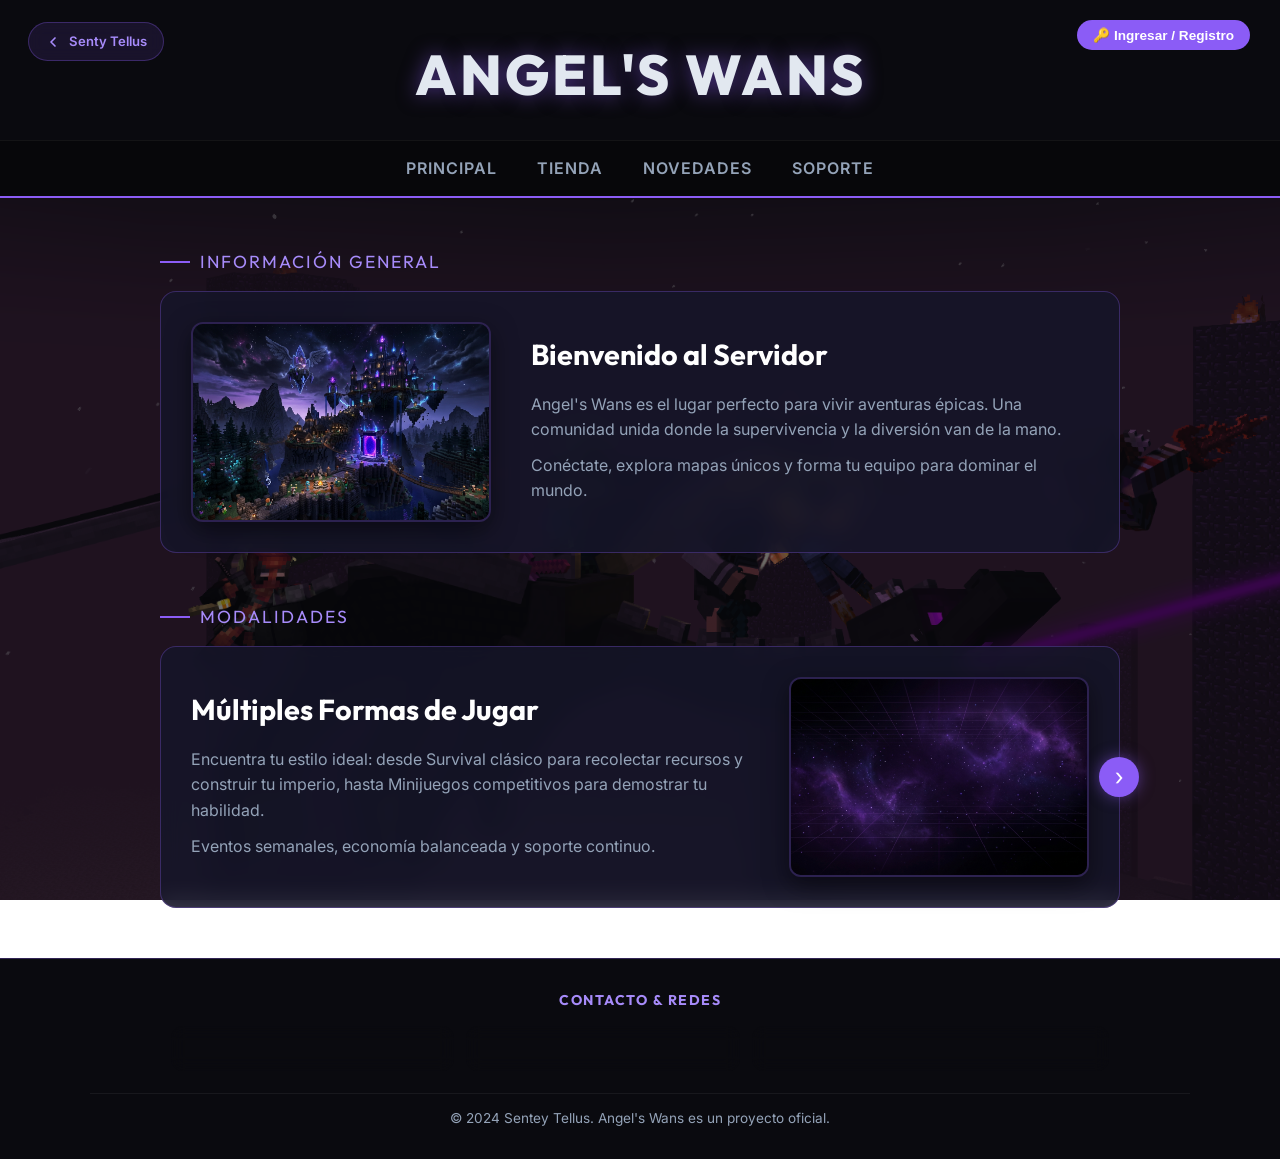
<file: Senty Tellus - Borrador/angels-wans.html>
<!DOCTYPE html>
<html lang="es">

<head>
  <meta charset="UTF-8">
  <meta name="viewport" content="width=device-width, initial-scale=1.0">
  <title>Angel's Wans — Servidor de Minecraft</title>

  <!-- Estilos de Angels Wans y Componentes Tellus -->
  <link rel="stylesheet" href="css/angels-wans.css">
  <link rel="stylesheet" href="css/components.css">
</head>

<body class="page-principal">

  <!-- ========================================
       HEADER
       ======================================== -->
  <header class="aw-header">
    <!-- Botón Volver a Senty Tellus -->
    <a href="index.html" class="aw-home-btn" title="Volver a Senty Tellus">
      <svg viewBox="0 0 24 24" fill="none" stroke="currentColor" stroke-width="2.5" stroke-linecap="round" stroke-linejoin="round">
        <polyline points="15 18 9 12 15 6"></polyline>
      </svg>
      <span class="aw-home-label">Senty Tellus</span>
    </a>
    <div class="aw-header-icons"></div>
    <h1 class="aw-title">Angel's Wans</h1>

    <nav class="aw-nav">
      <a href="angels-wans.html">Principal</a>
      <a href="tienda.html">Tienda</a>
      <a href="novedades.html">Novedades</a>
      <a href="soporte.html">Soporte</a>
    </nav>
  </header>

  <!-- ========================================
       CONTENIDO PRINCIPAL
       ======================================== -->
  <main class="aw-main">

    <!-- INFORMACIÓN GENERAL (Imagen Izquierda) -->
    <section>
      <div class="section-label">Información General</div>

      <div class="aw-card">
        <!-- ✏️ EDITABLE: Cambiar la imagen si se desea -->
        <div class="aw-card-image">
          <img src="img/angels-wans.jpg" alt="Información General">
        </div>

        <div class="aw-card-content">
          <!-- ✏️ EDITABLE: Textos de Información General -->
          <h3>Bienvenido al Servidor</h3>
          <p>Angel's Wans es el lugar perfecto para vivir aventuras épicas. Una comunidad unida donde la supervivencia y
            la diversión van de la mano.</p>
          <p>Conéctate, explora mapas únicos y forma tu equipo para dominar el mundo.</p>
        </div>
      </div>
    </section>

    <!-- MODALIDADES (Imagen Derecha) -->
    <section>
      <div class="section-label">Modalidades</div>

      <div class="aw-card reverse">
        <!-- Flecha decorativa según el boceto -->
        <div class="aw-card-arrow">&#8250;</div>

        <!-- ✏️ EDITABLE: Cambiar la imagen si se desea. Usamos hero-bg como placeholder -->
        <div class="aw-card-image">
          <img src="img/hero-bg.jpg" alt="Modalidades">
        </div>

        <div class="aw-card-content">
          <!-- ✏️ EDITABLE: Textos de Modalidades -->
          <h3>Múltiples Formas de Jugar</h3>
          <p>Encuentra tu estilo ideal: desde Survival clásico para recolectar recursos y construir tu imperio, hasta
            Minijuegos competitivos para demostrar tu habilidad.</p>
          <p>Eventos semanales, economía balanceada y soporte continuo.</p>
        </div>
      </div>
    </section>

  </main>

  <!-- ========================================
       FOOTER — Contacto & Redes Oficiales
       ======================================== -->
  <footer class="aw-footer tellus-footer">
    <div class="tellus-footer-inner">
      <div class="tellus-footer-section">
        <h4 class="tellus-footer-heading">Contacto & Redes</h4>
        <div class="tellus-social-links">

          <!-- Instagram Oficial -->
          <a href="https://www.instagram.com/senty_tellus_corp/" target="_blank" rel="noopener noreferrer" class="tellus-social-btn instagram" title="Seguinos en Instagram">
            <svg class="tellus-social-icon" viewBox="0 0 24 24" width="18" height="18" fill="currentColor">
              <path d="M12 2.163c3.204 0 3.584.012 4.85.07 3.252.148 4.771 1.691 4.919 4.919.058 1.265.069 1.645.069 4.849 0 3.205-.012 3.584-.069 4.849-.149 3.225-1.664 4.771-4.919 4.919-1.266.058-1.644.07-4.85.07-3.204 0-3.584-.012-4.849-.07-3.26-.149-4.771-1.699-4.919-4.92-.058-1.265-.07-1.644-.07-4.849 0-3.204.013-3.583.07-4.849.149-3.227 1.664-4.771 4.919-4.919 1.266-.057 1.645-.069 4.849-.069zm0-2.163c-3.259 0-3.667.014-4.947.072-4.358.2-6.78 2.618-6.98 6.98-.059 1.281-.073 1.689-.073 4.948 0 3.259.014 3.668.072 4.948.2 4.358 2.618 6.78 6.98 6.98 1.281.058 1.689.072 4.948.072 3.259 0 3.668-.014 4.948-.072 4.354-.2 6.782-2.618 6.979-6.98.059-1.28.073-1.689.073-4.948 0-3.259-.014-3.667-.072-4.947-.196-4.354-2.617-6.78-6.979-6.98-1.281-.059-1.69-.073-4.949-.073zm0 5.838c-3.403 0-6.162 2.759-6.162 6.162s2.759 6.163 6.162 6.163 6.162-2.759 6.162-6.163c0-3.403-2.759-6.162-6.162-6.162zm0 10.162c-2.209 0-4-1.79-4-4 0-2.209 1.791-4 4-4s4 1.791 4 4c0 2.21-1.791 4-4 4zm6.406-11.845c-.796 0-1.441.645-1.441 1.44s.645 1.44 1.441 1.44c.795 0 1.439-.645 1.439-1.44s-.644-1.44-1.439-1.44z"/>
            </svg>
            <span class="tellus-social-label">Instagram: <strong class="tellus-social-val">@senty_tellus_corp</strong></span>
          </a>

          <!-- WhatsApp Oficial -->
          <a href="https://wa.me/542216427371" target="_blank" rel="noopener noreferrer" class="tellus-social-btn whatsapp" title="Escribinos por WhatsApp">
            <svg class="tellus-social-icon" viewBox="0 0 24 24" width="18" height="18" fill="currentColor">
              <path d="M17.472 14.382c-.297-.149-1.758-.867-2.03-.967-.273-.099-.471-.148-.67.15-.197.297-.767.966-.94 1.164-.173.199-.347.223-.644.075-.297-.15-1.255-.463-2.39-1.475-.883-.788-1.48-1.761-1.653-2.059-.173-.297-.018-.458.13-.606.134-.133.298-.347.446-.52.149-.174.198-.298.298-.497.099-.198.05-.371-.025-.52-.075-.149-.669-1.612-.916-2.207-.242-.579-.487-.5-.669-.51-.173-.008-.371-.01-.57-.01-.198 0-.52.074-.792.372-.272.297-1.04 1.016-1.04 2.479 0 1.462 1.065 2.875 1.213 3.074.149.198 2.096 3.2 5.077 4.487.709.306 1.262.489 1.694.625.712.227 1.36.195 1.871.118.571-.085 1.758-.719 2.006-1.413.248-.694.248-1.289.173-1.413-.074-.124-.272-.198-.57-.347m-5.421 7.403h-.004a9.87 9.87 0 01-5.031-1.378l-.361-.214-3.741.982.998-3.648-.235-.374a9.86 9.86 0 01-1.51-5.26c.001-5.45 4.436-9.884 9.888-9.884 2.64 0 5.122 1.03 6.988 2.898a9.825 9.825 0 012.893 6.994c-.003 5.45-4.437 9.885-9.888 9.885m8.413-18.297A11.815 11.815 0 0012.05 0C5.495 0 .16 5.335.157 11.892c0 2.096.547 4.142 1.588 5.945L.057 24l6.305-1.654a11.882 11.882 0 005.683 1.448h.005c6.554 0 11.89-5.335 11.893-11.893a11.821 11.821 0 00-3.48-8.413z"/>
            </svg>
            <span class="tellus-social-label">WhatsApp: <strong class="tellus-social-val">+54 221 642-7371</strong></span>
          </a>

          <!-- ✏️ EDITABLE: Gmail de la Empresa -->
          <!-- Cuando crees tu correo oficial de Gmail, cambiá "contacto.senteytellus@gmail.com" tanto en el href='mailto:...' como en el <strong> de abajo -->
          <a href="mailto:contacto.senteytellus@gmail.com" class="tellus-social-btn gmail" title="Contactanos por Gmail (Editable)">
            <svg class="tellus-social-icon" viewBox="0 0 24 24" width="18" height="18" fill="currentColor">
              <path d="M24 5.457v13.909c0 .904-.732 1.636-1.636 1.636h-3.819V11.73L12 16.64l-6.545-4.91v9.272H1.636A1.636 1.636 0 0 1 0 19.366V5.457c0-2.023 2.309-3.178 3.927-1.964L5.455 4.64 12 9.548l6.545-4.91 1.528-1.145C21.69 2.28 24 3.434 24 5.457z"/>
            </svg>
            <span class="tellus-social-label">Gmail: <strong class="tellus-social-val">contacto.senteytellus@gmail.com</strong></span>
          </a>

        </div>
      </div>

      <div class="tellus-footer-copyright">
        <p>&copy; 2024 Sentey Tellus. Angel's Wans es un proyecto oficial.</p>
      </div>
    </div>
  </footer>

  <!-- Scripts de Tellus: Base de Datos y Autenticación -->
  <script src="js/db.js"></script>
  <script src="js/auth.js"></script>
  <script src="js/db-viewer.js"></script>
</body>

</html>
</file>
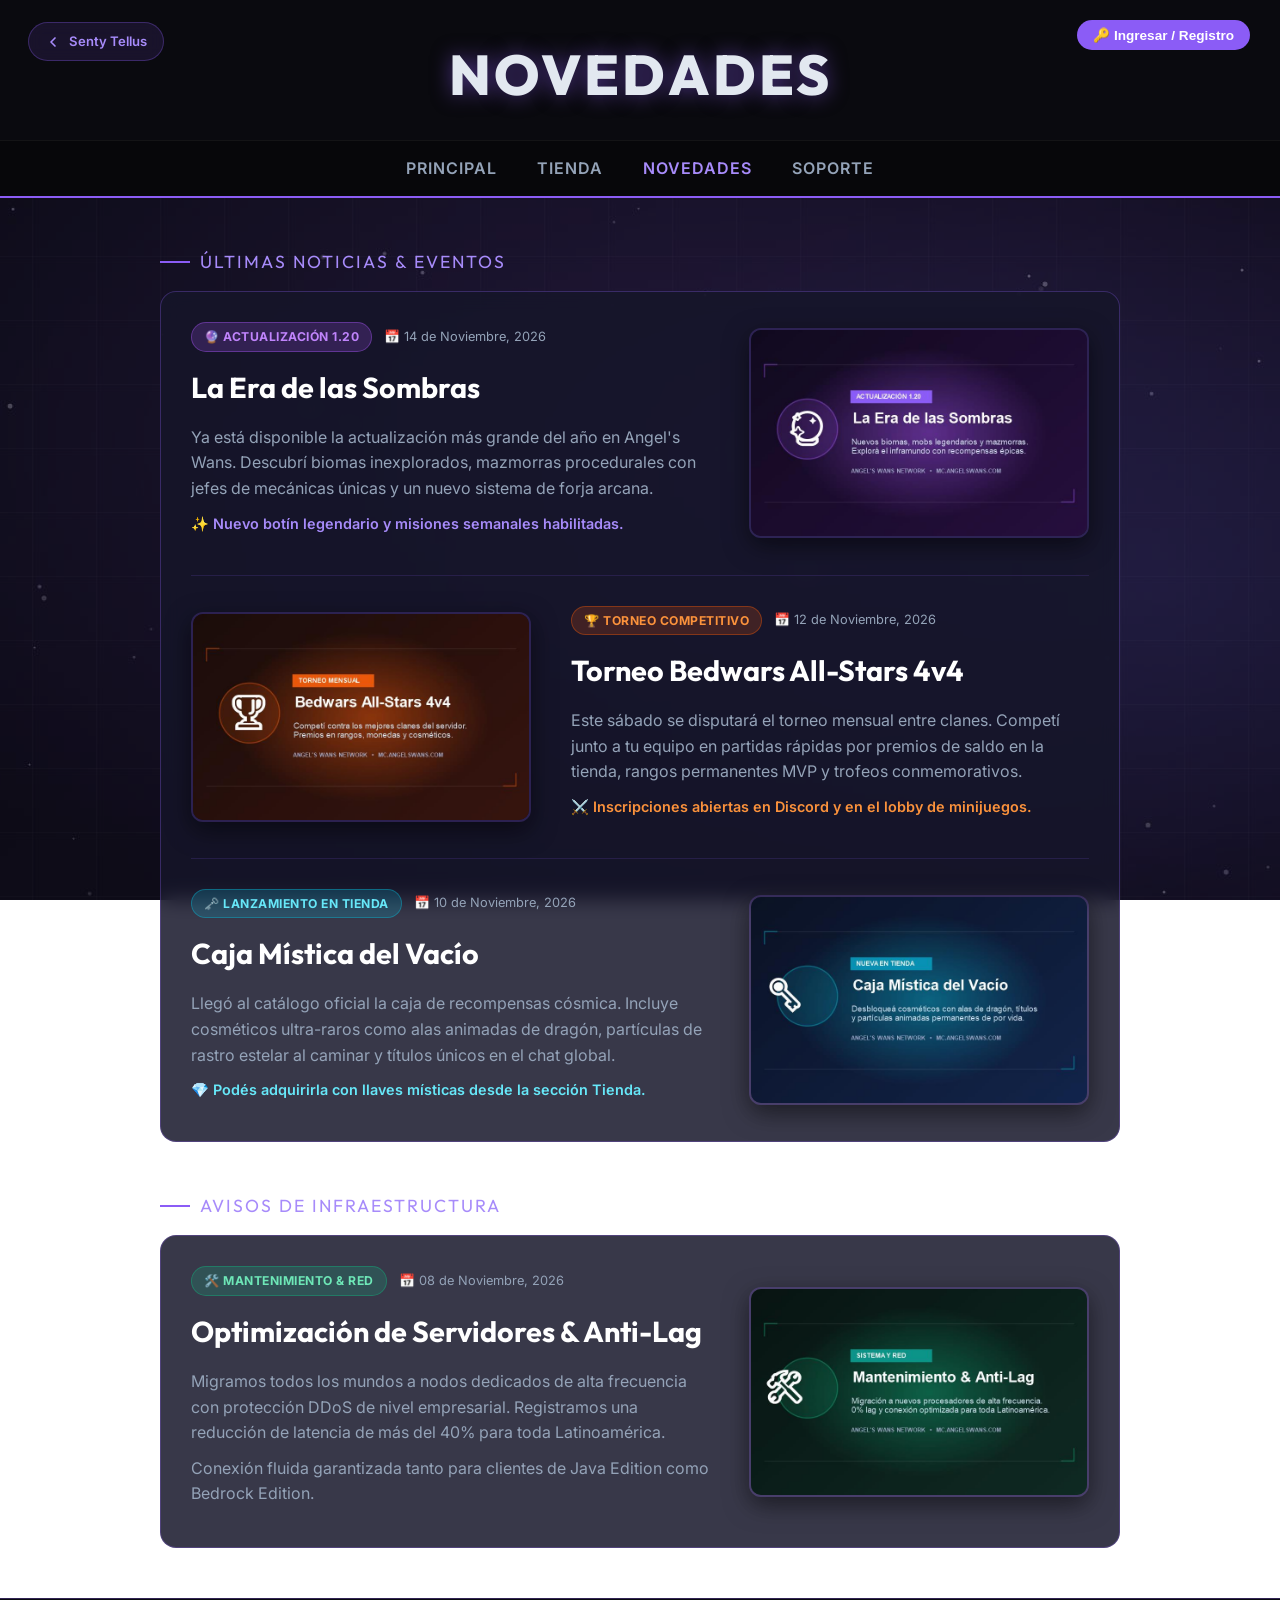
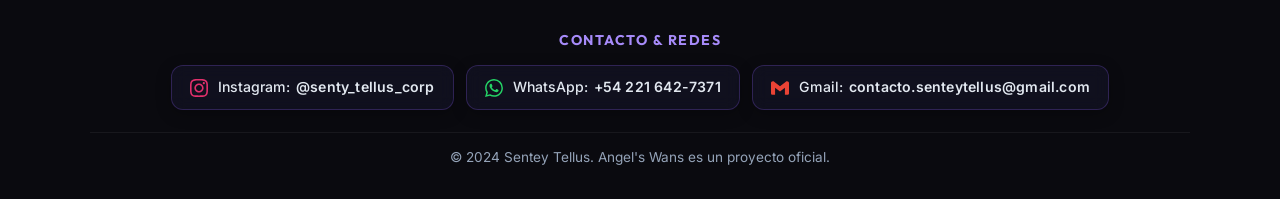
<file: Senty Tellus - Borrador/novedades.html>
<!DOCTYPE html>
<html lang="es">

<head>
  <meta charset="UTF-8">
  <meta name="viewport" content="width=device-width, initial-scale=1.0">
  <title>Novedades — Servidor de Minecraft</title>

  <!-- Estilos de Angels Wans y Componentes Tellus -->
  <link rel="stylesheet" href="css/angels-wans.css">
  <link rel="stylesheet" href="css/components.css">
</head>

<body class="page-novedades">

  <!-- ========================================
       HEADER
       ======================================== -->
  <header class="aw-header">
    <!-- Botón Volver a Senty Tellus -->
    <a href="index.html" class="aw-home-btn" title="Volver a Senty Tellus">
      <svg viewBox="0 0 24 24" fill="none" stroke="currentColor" stroke-width="2.5" stroke-linecap="round" stroke-linejoin="round">
        <polyline points="15 18 9 12 15 6"></polyline>
      </svg>
      <span class="aw-home-label">Senty Tellus</span>
    </a>
    <div class="aw-header-icons"></div>
    <h1 class="aw-title">Novedades</h1>

    <nav class="aw-nav">
      <a href="angels-wans.html">Principal</a>
      <a href="tienda.html">Tienda</a>
      <a href="novedades.html" class="active" style="color: var(--color-primary-glow);">Novedades</a>
      <a href="soporte.html">Soporte</a>
    </nav>
  </header>

  <!-- ========================================
       CONTENIDO PRINCIPAL
       ======================================== -->
  <main class="aw-main">

    <!-- TARJETA 1 (Noticias y Eventos Principales) -->
    <section>
      <div class="section-label">Últimas Noticias & Eventos</div>

      <div class="aw-card-vertical">
        
        <!-- Noticia 1: Actualización 1.20 -->
        <div class="aw-card-row">
          <div class="aw-card-content">
            <div class="news-header-meta">
              <span class="news-badge badge-update">🔮 Actualización 1.20</span>
              <span class="news-date">📅 14 de Noviembre, 2026</span>
            </div>
            <h3>La Era de las Sombras</h3>
            <p>Ya está disponible la actualización más grande del año en Angel's Wans. Descubrí biomas inexplorados, mazmorras procedurales con jefes de mecánicas únicas y un nuevo sistema de forja arcana.</p>
            <p style="color: var(--color-primary-glow); font-size: 0.9rem; font-weight: 600;">✨ Nuevo botín legendario y misiones semanales habilitadas.</p>
          </div>
          <div class="aw-card-image" style="flex: 0 0 340px; height: 210px;">
            <img src="img/noticia-actualizacion.jpg" alt="Actualización 1.20 La Era de las Sombras">
          </div>
        </div>

        <div class="aw-card-divider"></div>

        <!-- Noticia 2: Torneo Bedwars -->
        <div class="aw-card-row reverse">
          <div class="aw-card-content">
            <div class="news-header-meta">
              <span class="news-badge badge-event">🏆 Torneo Competitivo</span>
              <span class="news-date">📅 12 de Noviembre, 2026</span>
            </div>
            <h3>Torneo Bedwars All-Stars 4v4</h3>
            <p>Este sábado se disputará el torneo mensual entre clanes. Competí junto a tu equipo en partidas rápidas por premios de saldo en la tienda, rangos permanentes MVP y trofeos conmemorativos.</p>
            <p style="color: #fb923c; font-size: 0.9rem; font-weight: 600;">⚔️ Inscripciones abiertas en Discord y en el lobby de minijuegos.</p>
          </div>
          <div class="aw-card-image" style="flex: 0 0 340px; height: 210px;">
            <img src="img/noticia-torneo.jpg" alt="Torneo Bedwars All-Stars">
          </div>
        </div>

        <div class="aw-card-divider"></div>

        <!-- Noticia 3: Nueva Caja Mística en Tienda -->
        <div class="aw-card-row">
          <div class="aw-card-content">
            <div class="news-header-meta">
              <span class="news-badge badge-store">🗝️ Lanzamiento en Tienda</span>
              <span class="news-date">📅 10 de Noviembre, 2026</span>
            </div>
            <h3>Caja Mística del Vacío</h3>
            <p>Llegó al catálogo oficial la caja de recompensas cósmica. Incluye cosméticos ultra-raros como alas animadas de dragón, partículas de rastro estelar al caminar y títulos únicos en el chat global.</p>
            <p style="color: #67e8f9; font-size: 0.9rem; font-weight: 600;">💎 Podés adquirirla con llaves místicas desde la sección Tienda.</p>
          </div>
          <div class="aw-card-image" style="flex: 0 0 340px; height: 210px;">
            <img src="img/noticia-caja-mistica.jpg" alt="Caja Mística del Vacío">
          </div>
        </div>

      </div>
    </section>

    <!-- TARJETA 2 (Aviso de Red e Infraestructura) -->
    <section>
      <div class="section-label">Avisos de Infraestructura</div>

      <div class="aw-card-vertical">
        <div class="aw-card-row">
          <div class="aw-card-content">
            <div class="news-header-meta">
              <span class="news-badge badge-system">🛠️ Mantenimiento & Red</span>
              <span class="news-date">📅 08 de Noviembre, 2026</span>
            </div>
            <h3>Optimización de Servidores & Anti-Lag</h3>
            <p>Migramos todos los mundos a nodos dedicados de alta frecuencia con protección DDoS de nivel empresarial. Registramos una reducción de latencia de más del 40% para toda Latinoamérica.</p>
            <p>Conexión fluida garantizada tanto para clientes de Java Edition como Bedrock Edition.</p>
          </div>
          <div class="aw-card-image" style="flex: 0 0 340px; height: 210px;">
            <img src="img/noticia-mantenimiento.jpg" alt="Mantenimiento y Anti-Lag">
          </div>
        </div>
      </div>
    </section>

  </main>

  <!-- ========================================
       FOOTER — Contacto & Redes Oficiales
       ======================================== -->
  <footer class="aw-footer tellus-footer">
    <div class="tellus-footer-inner">
      <div class="tellus-footer-section">
        <h4 class="tellus-footer-heading">Contacto & Redes</h4>
        <div class="tellus-social-links">

          <!-- Instagram Oficial -->
          <a href="https://www.instagram.com/senty_tellus_corp/" target="_blank" rel="noopener noreferrer" class="tellus-social-btn instagram" title="Seguinos en Instagram">
            <svg class="tellus-social-icon" viewBox="0 0 24 24" width="18" height="18" fill="currentColor">
              <path d="M12 2.163c3.204 0 3.584.012 4.85.07 3.252.148 4.771 1.691 4.919 4.919.058 1.265.069 1.645.069 4.849 0 3.205-.012 3.584-.069 4.849-.149 3.225-1.664 4.771-4.919 4.919-1.266.058-1.644.07-4.85.07-3.204 0-3.584-.012-4.849-.07-3.26-.149-4.771-1.699-4.919-4.92-.058-1.265-.07-1.644-.07-4.849 0-3.204.013-3.583.07-4.849.149-3.227 1.664-4.771 4.919-4.919 1.266-.057 1.645-.069 4.849-.069zm0-2.163c-3.259 0-3.667.014-4.947.072-4.358.2-6.78 2.618-6.98 6.98-.059 1.281-.073 1.689-.073 4.948 0 3.259.014 3.668.072 4.948.2 4.358 2.618 6.78 6.98 6.98 1.281.058 1.689.072 4.948.072 3.259 0 3.668-.014 4.948-.072 4.354-.2 6.782-2.618 6.979-6.98.059-1.28.073-1.689.073-4.948 0-3.259-.014-3.667-.072-4.947-.196-4.354-2.617-6.78-6.979-6.98-1.281-.059-1.69-.073-4.949-.073zm0 5.838c-3.403 0-6.162 2.759-6.162 6.162s2.759 6.163 6.162 6.163 6.162-2.759 6.162-6.163c0-3.403-2.759-6.162-6.162-6.162zm0 10.162c-2.209 0-4-1.79-4-4 0-2.209 1.791-4 4-4s4 1.791 4 4c0 2.21-1.791 4-4 4zm6.406-11.845c-.796 0-1.441.645-1.441 1.44s.645 1.44 1.441 1.44c.795 0 1.439-.645 1.439-1.44s-.644-1.44-1.439-1.44z"/>
            </svg>
            <span class="tellus-social-label">Instagram: <strong class="tellus-social-val">@senty_tellus_corp</strong></span>
          </a>

          <!-- WhatsApp Oficial -->
          <a href="https://wa.me/542216427371" target="_blank" rel="noopener noreferrer" class="tellus-social-btn whatsapp" title="Escribinos por WhatsApp">
            <svg class="tellus-social-icon" viewBox="0 0 24 24" width="18" height="18" fill="currentColor">
              <path d="M17.472 14.382c-.297-.149-1.758-.867-2.03-.967-.273-.099-.471-.148-.67.15-.197.297-.767.966-.94 1.164-.173.199-.347.223-.644.075-.297-.15-1.255-.463-2.39-1.475-.883-.788-1.48-1.761-1.653-2.059-.173-.297-.018-.458.13-.606.134-.133.298-.347.446-.52.149-.174.198-.298.298-.497.099-.198.05-.371-.025-.52-.075-.149-.669-1.612-.916-2.207-.242-.579-.487-.5-.669-.51-.173-.008-.371-.01-.57-.01-.198 0-.52.074-.792.372-.272.297-1.04 1.016-1.04 2.479 0 1.462 1.065 2.875 1.213 3.074.149.198 2.096 3.2 5.077 4.487.709.306 1.262.489 1.694.625.712.227 1.36.195 1.871.118.571-.085 1.758-.719 2.006-1.413.248-.694.248-1.289.173-1.413-.074-.124-.272-.198-.57-.347m-5.421 7.403h-.004a9.87 9.87 0 01-5.031-1.378l-.361-.214-3.741.982.998-3.648-.235-.374a9.86 9.86 0 01-1.51-5.26c.001-5.45 4.436-9.884 9.888-9.884 2.64 0 5.122 1.03 6.988 2.898a9.825 9.825 0 012.893 6.994c-.003 5.45-4.437 9.885-9.888 9.885m8.413-18.297A11.815 11.815 0 0012.05 0C5.495 0 .16 5.335.157 11.892c0 2.096.547 4.142 1.588 5.945L.057 24l6.305-1.654a11.882 11.882 0 005.683 1.448h.005c6.554 0 11.89-5.335 11.893-11.893a11.821 11.821 0 00-3.48-8.413z"/>
            </svg>
            <span class="tellus-social-label">WhatsApp: <strong class="tellus-social-val">+54 221 642-7371</strong></span>
          </a>

          <!-- ✏️ EDITABLE: Gmail de la Empresa -->
          <!-- Cuando crees tu correo oficial de Gmail, cambiá "contacto.senteytellus@gmail.com" tanto en el href='mailto:...' como en el <strong> de abajo -->
          <a href="mailto:contacto.senteytellus@gmail.com" class="tellus-social-btn gmail" title="Contactanos por Gmail (Editable)">
            <svg class="tellus-social-icon" viewBox="0 0 24 24" width="18" height="18" fill="currentColor">
              <path d="M24 5.457v13.909c0 .904-.732 1.636-1.636 1.636h-3.819V11.73L12 16.64l-6.545-4.91v9.272H1.636A1.636 1.636 0 0 1 0 19.366V5.457c0-2.023 2.309-3.178 3.927-1.964L5.455 4.64 12 9.548l6.545-4.91 1.528-1.145C21.69 2.28 24 3.434 24 5.457z"/>
            </svg>
            <span class="tellus-social-label">Gmail: <strong class="tellus-social-val">contacto.senteytellus@gmail.com</strong></span>
          </a>

        </div>
      </div>

      <div class="tellus-footer-copyright">
        <p>&copy; 2024 Sentey Tellus. Angel's Wans es un proyecto oficial.</p>
      </div>
    </div>
  </footer>

  <!-- Scripts de Tellus: Base de Datos y Autenticación -->
  <script src="js/db.js"></script>
  <script src="js/auth.js"></script>
  <script src="js/db-viewer.js"></script>
</body>

</html>
</file>
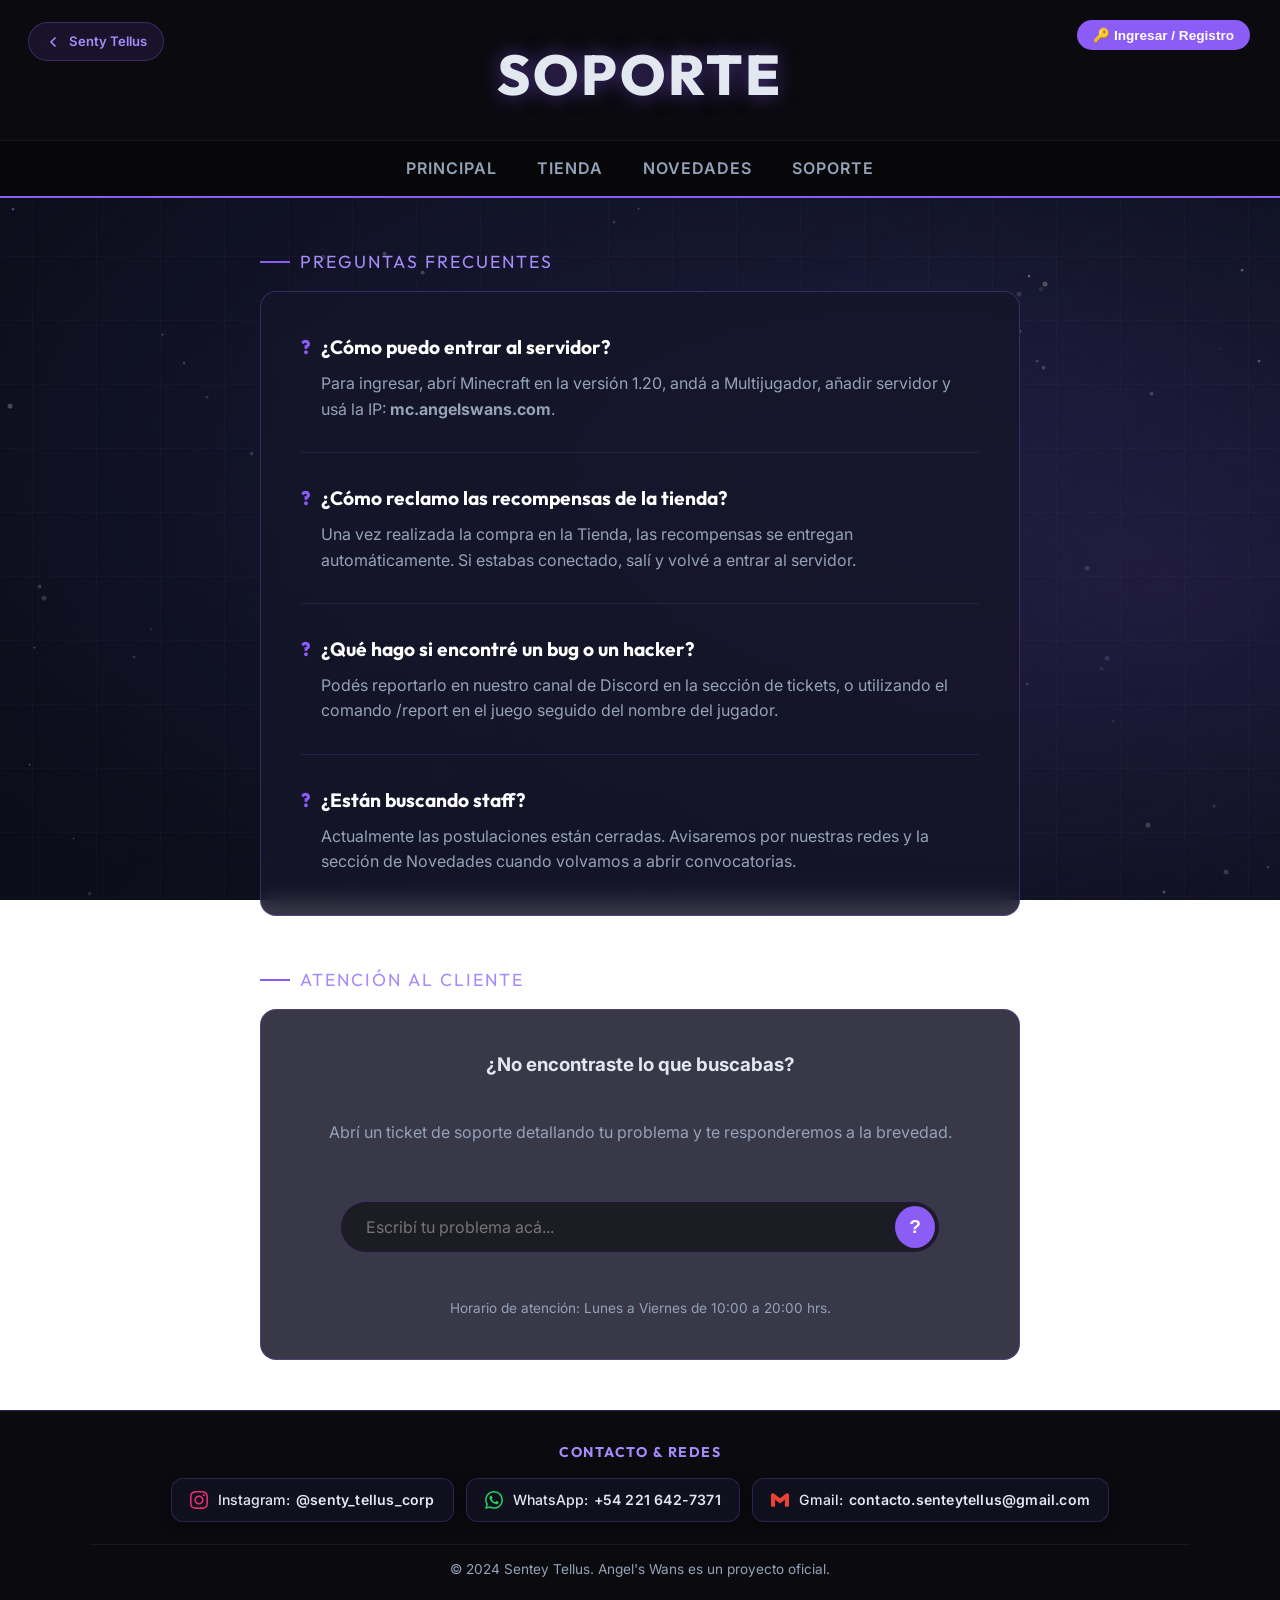
<file: Senty Tellus - Borrador/soporte.html>
<!DOCTYPE html>
<html lang="es">

<head>
  <meta charset="UTF-8">
  <meta name="viewport" content="width=device-width, initial-scale=1.0">
  <title>Soporte — Angel's Wans</title>

  <!-- Estilos de Angels Wans y Componentes Tellus -->
  <link rel="stylesheet" href="css/angels-wans.css">
  <link rel="stylesheet" href="css/components.css">
</head>

<body class="page-soporte">

  <!-- ========================================
       HEADER
       ======================================== -->
  <header class="aw-header">
    <!-- Botón Volver a Senty Tellus -->
    <a href="index.html" class="aw-home-btn" title="Volver a Senty Tellus">
      <svg viewBox="0 0 24 24" fill="none" stroke="currentColor" stroke-width="2.5" stroke-linecap="round" stroke-linejoin="round">
        <polyline points="15 18 9 12 15 6"></polyline>
      </svg>
      <span class="aw-home-label">Senty Tellus</span>
    </a>
    <div class="aw-header-icons"></div>
    <h1 class="aw-title">Soporte</h1>

    <nav class="aw-nav">
      <a href="angels-wans.html">Principal</a>
      <a href="tienda.html">Tienda</a>
      <a href="novedades.html">Novedades</a>
      <a href="soporte.html">Soporte</a>
    </nav>
  </header>

  <!-- ========================================
       CONTENIDO PRINCIPAL (Soporte)
       ======================================== -->
  <main class="aw-main" style="max-width: 800px;">

    <!-- PREGUNTAS FRECUENTES -->
    <section>
      <div class="section-label">Preguntas Frecuentes</div>

      <div class="aw-card-vertical" style="padding: 40px;">
        
        <!-- Pregunta 1 -->
        <div class="aw-faq-item">
          <h4>¿Cómo puedo entrar al servidor?</h4>
          <p>Para ingresar, abrí Minecraft en la versión 1.20, andá a Multijugador, añadir servidor y usá la IP: <strong>mc.angelswans.com</strong>.</p>
        </div>

        <div class="aw-card-divider"></div>

        <!-- Pregunta 2 -->
        <div class="aw-faq-item">
          <h4>¿Cómo reclamo las recompensas de la tienda?</h4>
          <p>Una vez realizada la compra en la Tienda, las recompensas se entregan automáticamente. Si estabas conectado, salí y volvé a entrar al servidor.</p>
        </div>

        <div class="aw-card-divider"></div>

        <!-- Pregunta 3 -->
        <div class="aw-faq-item">
          <h4>¿Qué hago si encontré un bug o un hacker?</h4>
          <p>Podés reportarlo en nuestro canal de Discord en la sección de tickets, o utilizando el comando /report en el juego seguido del nombre del jugador.</p>
        </div>

        <div class="aw-card-divider"></div>

        <!-- Pregunta 4 -->
        <div class="aw-faq-item">
          <h4>¿Están buscando staff?</h4>
          <p>Actualmente las postulaciones están cerradas. Avisaremos por nuestras redes y la sección de Novedades cuando volvamos a abrir convocatorias.</p>
        </div>

      </div>
    </section>

    <!-- CHAT DE SOPORTE -->
    <section>
      <div class="section-label">Atención al Cliente</div>

      <div class="aw-card-vertical" style="padding: 40px; align-items: center; text-align: center;">
        <h3 style="margin-bottom: 10px;">¿No encontraste lo que buscabas?</h3>
        <p style="color: var(--color-text-dim); margin-bottom: 25px;">Abrí un ticket de soporte detallando tu problema y te responderemos a la brevedad.</p>
        
        <form class="aw-support-form" action="#" method="POST" onsubmit="event.preventDefault(); alert('Chat de soporte en desarrollo...');">
          <input type="text" placeholder="Escribí tu problema acá..." required>
          <button type="submit">?</button>
        </form>
        
        <p style="color: var(--color-text-dim); font-size: 0.85rem; margin-top: 15px;">Horario de atención: Lunes a Viernes de 10:00 a 20:00 hrs.</p>
      </div>
    </section>

  </main>

  <!-- ========================================
       FOOTER — Contacto & Redes Oficiales
       ======================================== -->
  <footer class="aw-footer tellus-footer">
    <div class="tellus-footer-inner">
      <div class="tellus-footer-section">
        <h4 class="tellus-footer-heading">Contacto & Redes</h4>
        <div class="tellus-social-links">

          <!-- Instagram Oficial -->
          <a href="https://www.instagram.com/senty_tellus_corp/" target="_blank" rel="noopener noreferrer" class="tellus-social-btn instagram" title="Seguinos en Instagram">
            <svg class="tellus-social-icon" viewBox="0 0 24 24" width="18" height="18" fill="currentColor">
              <path d="M12 2.163c3.204 0 3.584.012 4.85.07 3.252.148 4.771 1.691 4.919 4.919.058 1.265.069 1.645.069 4.849 0 3.205-.012 3.584-.069 4.849-.149 3.225-1.664 4.771-4.919 4.919-1.266.058-1.644.07-4.85.07-3.204 0-3.584-.012-4.849-.07-3.26-.149-4.771-1.699-4.919-4.92-.058-1.265-.07-1.644-.07-4.849 0-3.204.013-3.583.07-4.849.149-3.227 1.664-4.771 4.919-4.919 1.266-.057 1.645-.069 4.849-.069zm0-2.163c-3.259 0-3.667.014-4.947.072-4.358.2-6.78 2.618-6.98 6.98-.059 1.281-.073 1.689-.073 4.948 0 3.259.014 3.668.072 4.948.2 4.358 2.618 6.78 6.98 6.98 1.281.058 1.689.072 4.948.072 3.259 0 3.668-.014 4.948-.072 4.354-.2 6.782-2.618 6.979-6.98.059-1.28.073-1.689.073-4.948 0-3.259-.014-3.667-.072-4.947-.196-4.354-2.617-6.78-6.979-6.98-1.281-.059-1.69-.073-4.949-.073zm0 5.838c-3.403 0-6.162 2.759-6.162 6.162s2.759 6.163 6.162 6.163 6.162-2.759 6.162-6.163c0-3.403-2.759-6.162-6.162-6.162zm0 10.162c-2.209 0-4-1.79-4-4 0-2.209 1.791-4 4-4s4 1.791 4 4c0 2.21-1.791 4-4 4zm6.406-11.845c-.796 0-1.441.645-1.441 1.44s.645 1.44 1.441 1.44c.795 0 1.439-.645 1.439-1.44s-.644-1.44-1.439-1.44z"/>
            </svg>
            <span class="tellus-social-label">Instagram: <strong class="tellus-social-val">@senty_tellus_corp</strong></span>
          </a>

          <!-- WhatsApp Oficial -->
          <a href="https://wa.me/542216427371" target="_blank" rel="noopener noreferrer" class="tellus-social-btn whatsapp" title="Escribinos por WhatsApp">
            <svg class="tellus-social-icon" viewBox="0 0 24 24" width="18" height="18" fill="currentColor">
              <path d="M17.472 14.382c-.297-.149-1.758-.867-2.03-.967-.273-.099-.471-.148-.67.15-.197.297-.767.966-.94 1.164-.173.199-.347.223-.644.075-.297-.15-1.255-.463-2.39-1.475-.883-.788-1.48-1.761-1.653-2.059-.173-.297-.018-.458.13-.606.134-.133.298-.347.446-.52.149-.174.198-.298.298-.497.099-.198.05-.371-.025-.52-.075-.149-.669-1.612-.916-2.207-.242-.579-.487-.5-.669-.51-.173-.008-.371-.01-.57-.01-.198 0-.52.074-.792.372-.272.297-1.04 1.016-1.04 2.479 0 1.462 1.065 2.875 1.213 3.074.149.198 2.096 3.2 5.077 4.487.709.306 1.262.489 1.694.625.712.227 1.36.195 1.871.118.571-.085 1.758-.719 2.006-1.413.248-.694.248-1.289.173-1.413-.074-.124-.272-.198-.57-.347m-5.421 7.403h-.004a9.87 9.87 0 01-5.031-1.378l-.361-.214-3.741.982.998-3.648-.235-.374a9.86 9.86 0 01-1.51-5.26c.001-5.45 4.436-9.884 9.888-9.884 2.64 0 5.122 1.03 6.988 2.898a9.825 9.825 0 012.893 6.994c-.003 5.45-4.437 9.885-9.888 9.885m8.413-18.297A11.815 11.815 0 0012.05 0C5.495 0 .16 5.335.157 11.892c0 2.096.547 4.142 1.588 5.945L.057 24l6.305-1.654a11.882 11.882 0 005.683 1.448h.005c6.554 0 11.89-5.335 11.893-11.893a11.821 11.821 0 00-3.48-8.413z"/>
            </svg>
            <span class="tellus-social-label">WhatsApp: <strong class="tellus-social-val">+54 221 642-7371</strong></span>
          </a>

          <!-- ✏️ EDITABLE: Gmail de la Empresa -->
          <!-- Cuando crees tu correo oficial de Gmail, cambiá "contacto.senteytellus@gmail.com" tanto en el href='mailto:...' como en el <strong> de abajo -->
          <a href="mailto:contacto.senteytellus@gmail.com" class="tellus-social-btn gmail" title="Contactanos por Gmail (Editable)">
            <svg class="tellus-social-icon" viewBox="0 0 24 24" width="18" height="18" fill="currentColor">
              <path d="M24 5.457v13.909c0 .904-.732 1.636-1.636 1.636h-3.819V11.73L12 16.64l-6.545-4.91v9.272H1.636A1.636 1.636 0 0 1 0 19.366V5.457c0-2.023 2.309-3.178 3.927-1.964L5.455 4.64 12 9.548l6.545-4.91 1.528-1.145C21.69 2.28 24 3.434 24 5.457z"/>
            </svg>
            <span class="tellus-social-label">Gmail: <strong class="tellus-social-val">contacto.senteytellus@gmail.com</strong></span>
          </a>

        </div>
      </div>

      <div class="tellus-footer-copyright">
        <p>&copy; 2024 Sentey Tellus. Angel's Wans es un proyecto oficial.</p>
      </div>
    </div>
  </footer>

  <!-- Scripts de Tellus: Base de Datos y Autenticación -->
  <script src="js/db.js"></script>
  <script src="js/auth.js"></script>
  <script src="js/db-viewer.js"></script>
</body>

</html>
</file>
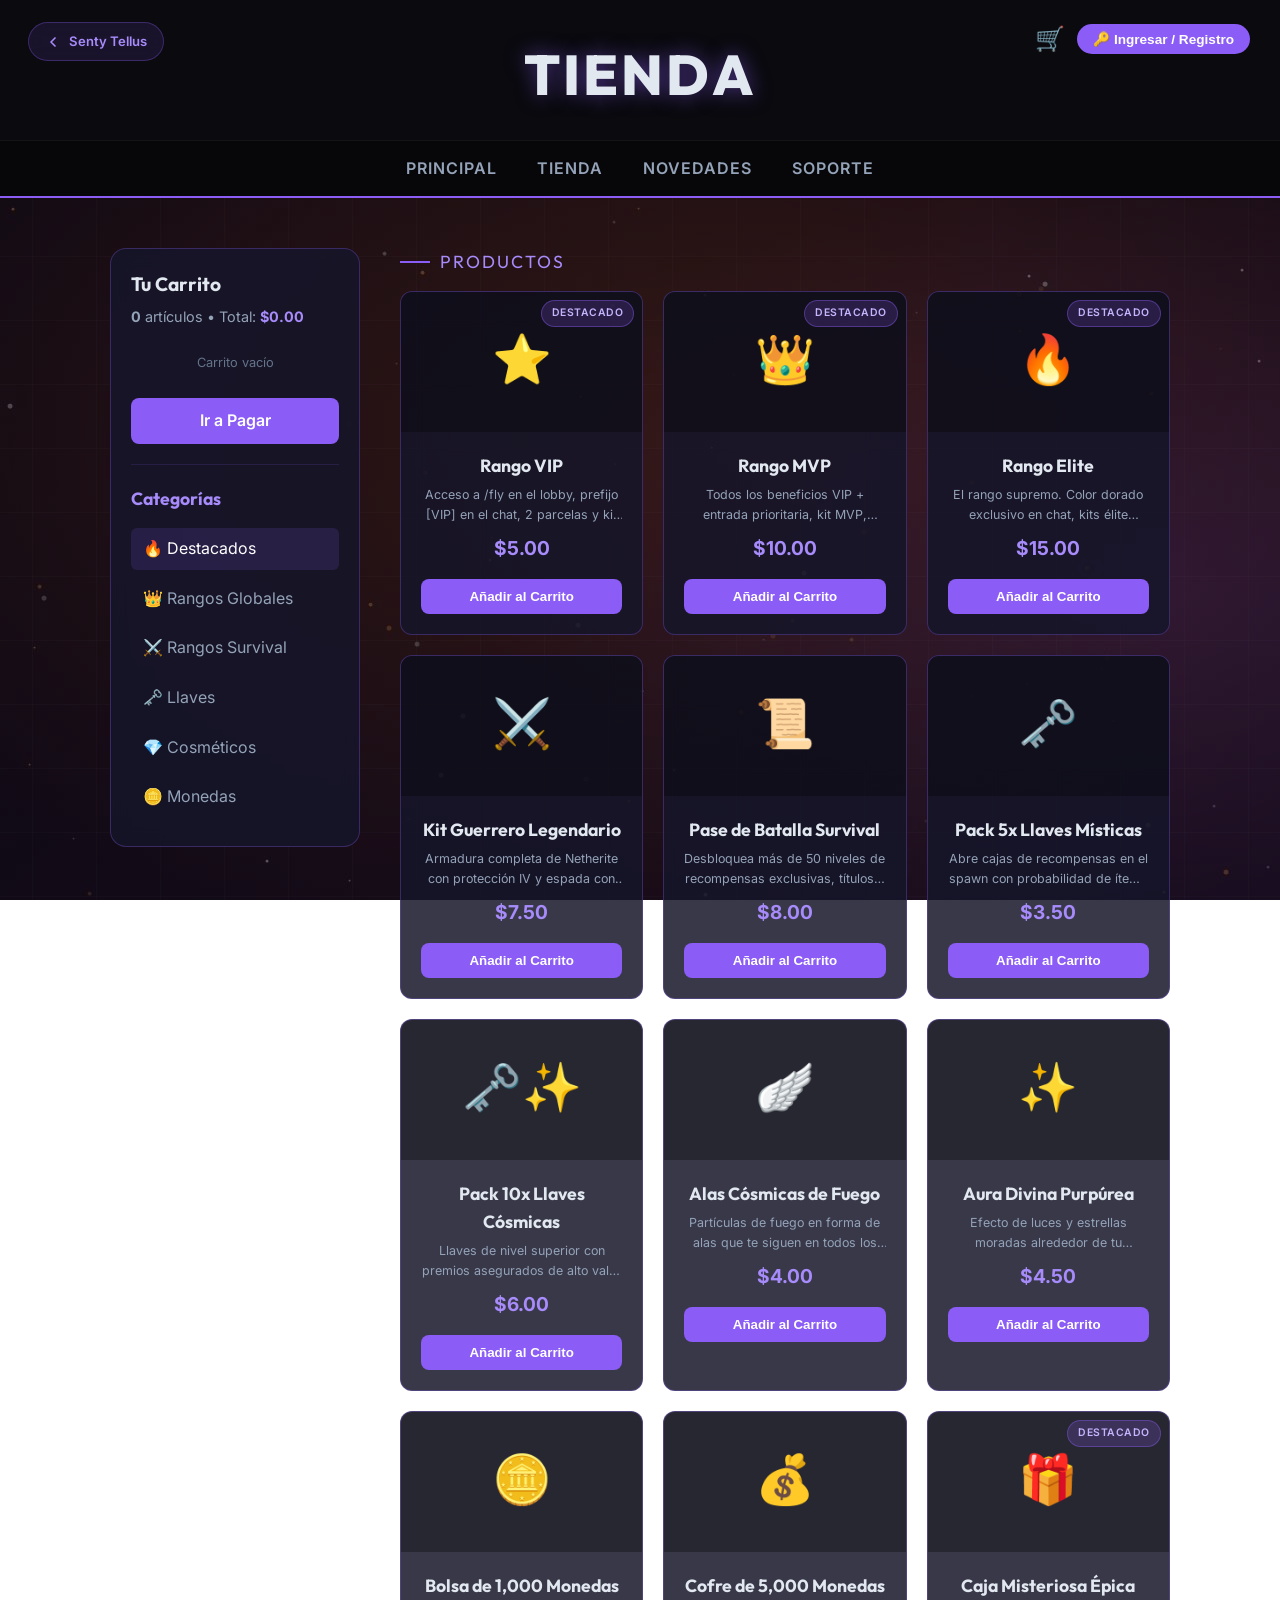
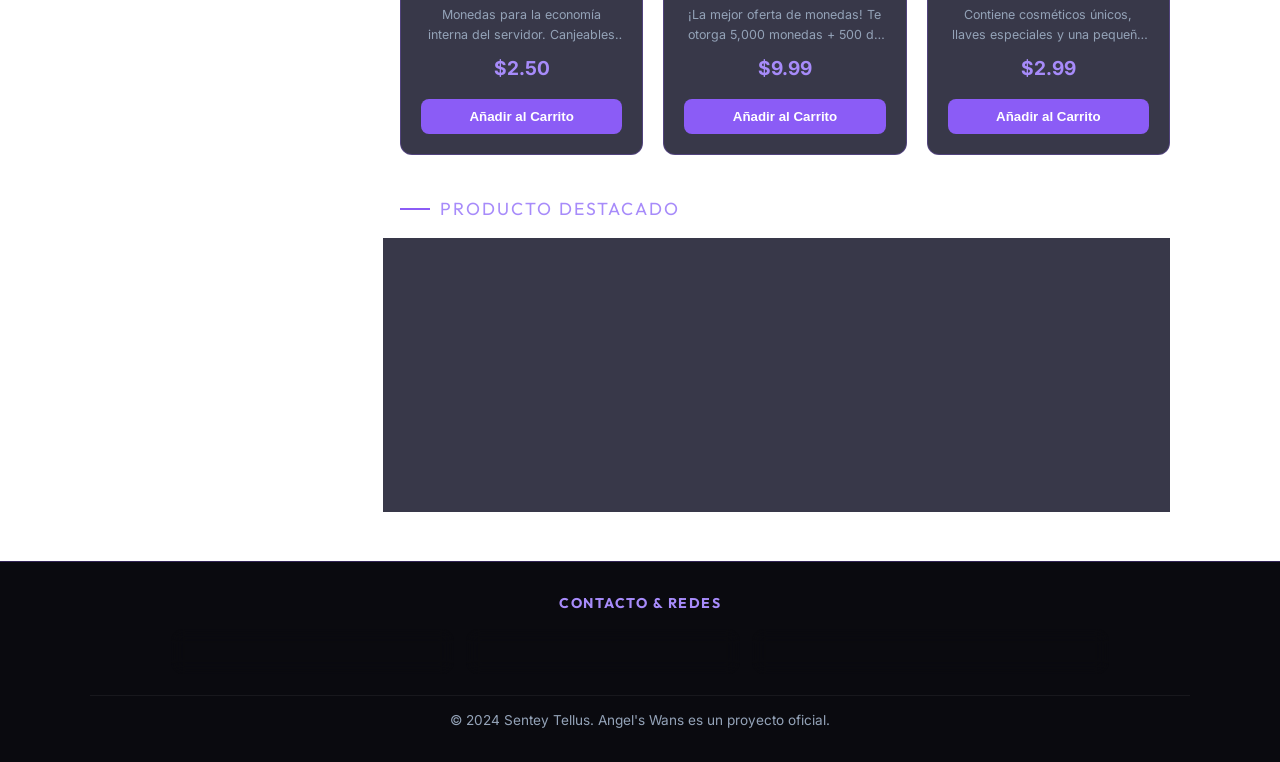
<file: Senty Tellus - Borrador/tienda.html>
<!DOCTYPE html>
<html lang="es">

<head>
  <meta charset="UTF-8">
  <meta name="viewport" content="width=device-width, initial-scale=1.0">
  <title>Tienda — Angel's Wans</title>

  <!-- Estilos de Angels Wans y Componentes Tellus -->
  <link rel="stylesheet" href="css/angels-wans.css">
  <link rel="stylesheet" href="css/components.css">
</head>

<body class="page-tienda">

  <!-- ========================================
       HEADER
       ======================================== -->
  <header class="aw-header">
    <!-- Botón Volver a Senty Tellus -->
    <a href="index.html" class="aw-home-btn" title="Volver a Senty Tellus">
      <svg viewBox="0 0 24 24" fill="none" stroke="currentColor" stroke-width="2.5" stroke-linecap="round" stroke-linejoin="round">
        <polyline points="15 18 9 12 15 6"></polyline>
      </svg>
      <span class="aw-home-label">Senty Tellus</span>
    </a>
    <!-- Icono superior derecho (Carrito/Usuario) según boceto -->
    <div class="aw-header-icons">
      <span class="icon-cart">🛒</span>
    </div>

    <h1 class="aw-title">Tienda</h1>
    <nav class="aw-nav">
      <a href="angels-wans.html">Principal</a>
      <a href="tienda.html">Tienda</a>
      <a href="novedades.html">Novedades</a>
      <a href="soporte.html">Soporte</a>
    </nav>
  </header>

  <!-- ========================================
       CONTENIDO PRINCIPAL (Tienda)
       ======================================== -->
  <main class="aw-main store-main">

    <!-- GRID DE TIENDA: Barra lateral (izq) y Productos (der) -->
    <div class="aw-store-layout">

      <!-- === BARRA LATERAL (Categorías y Carrito) === -->
      <aside class="aw-sidebar">
        <!-- Carrito / Cuenta -->
        <div class="aw-sidebar-top">
          <h3>Tu Carrito</h3>
          <p>0 artículos</p>
          <a href="#" class="btn-checkout">Ir a Pagar</a>
        </div>

        <div class="aw-sidebar-divider"></div>

        <!-- Categorías -->
        <div class="aw-sidebar-menu">
          <h3>Categorías</h3>
          <ul>
            <li><a href="#" class="active">🔥 Destacados</a></li>
            <li><a href="#">👑 Rangos Globales</a></li>
            <li><a href="#">⚔️ Rangos Survival</a></li>
            <li><a href="#">🗝️ Llaves</a></li>
            <li><a href="#">💎 Cosméticos</a></li>
            <li><a href="#">🪙 Monedas</a></li>
          </ul>
        </div>
      </aside>

      <!-- === SECCIÓN DE PRODUCTOS (Derecha) === -->
      <div class="aw-store-content">

        <!-- Productos Regulares -->
        <div class="section-label">Productos</div>
        <div class="aw-products-grid">
          <!-- Cargados dinámicamente desde TellusDB -->
        </div>

        <!-- Producto Relevante / Destacado -->
        <div class="section-label" style="margin-top: 40px;">Producto Destacado</div>

        <div class="aw-card-vertical" style="padding: 20px;">
          <div class="aw-card-row">
            <div class="aw-card-image" style="flex: 0 0 200px; height: 180px; display: flex; align-items: center; justify-content: center; background: rgba(0,0,0,0.4); font-size: 4rem;">
              🎁
            </div>
            <div class="aw-card-content">
              <h3>Caja Misteriosa Épica</h3>
              <p>Contiene cosméticos únicos, llaves especiales y una pequeña posibilidad de obtener un rango superior permanente de por vida.</p>
              <p class="price" style="font-size: 1.5rem; color: var(--color-primary-glow); margin: 10px 0;">$2.99</p>
              <button class="btn-buy" style="width: auto; padding: 10px 30px;">Comprar Ahora</button>
            </div>
          </div>
        </div>

      </div>

    </div>

  </main>

  <!-- ========================================
       FOOTER — Contacto & Redes Oficiales
       ======================================== -->
  <footer class="aw-footer tellus-footer">
    <div class="tellus-footer-inner">
      <div class="tellus-footer-section">
        <h4 class="tellus-footer-heading">Contacto & Redes</h4>
        <div class="tellus-social-links">

          <!-- Instagram Oficial -->
          <a href="https://www.instagram.com/senty_tellus_corp/" target="_blank" rel="noopener noreferrer" class="tellus-social-btn instagram" title="Seguinos en Instagram">
            <svg class="tellus-social-icon" viewBox="0 0 24 24" width="18" height="18" fill="currentColor">
              <path d="M12 2.163c3.204 0 3.584.012 4.85.07 3.252.148 4.771 1.691 4.919 4.919.058 1.265.069 1.645.069 4.849 0 3.205-.012 3.584-.069 4.849-.149 3.225-1.664 4.771-4.919 4.919-1.266.058-1.644.07-4.85.07-3.204 0-3.584-.012-4.849-.07-3.26-.149-4.771-1.699-4.919-4.92-.058-1.265-.07-1.644-.07-4.849 0-3.204.013-3.583.07-4.849.149-3.227 1.664-4.771 4.919-4.919 1.266-.057 1.645-.069 4.849-.069zm0-2.163c-3.259 0-3.667.014-4.947.072-4.358.2-6.78 2.618-6.98 6.98-.059 1.281-.073 1.689-.073 4.948 0 3.259.014 3.668.072 4.948.2 4.358 2.618 6.78 6.98 6.98 1.281.058 1.689.072 4.948.072 3.259 0 3.668-.014 4.948-.072 4.354-.2 6.782-2.618 6.979-6.98.059-1.28.073-1.689.073-4.948 0-3.259-.014-3.667-.072-4.947-.196-4.354-2.617-6.78-6.979-6.98-1.281-.059-1.69-.073-4.949-.073zm0 5.838c-3.403 0-6.162 2.759-6.162 6.162s2.759 6.163 6.162 6.163 6.162-2.759 6.162-6.163c0-3.403-2.759-6.162-6.162-6.162zm0 10.162c-2.209 0-4-1.79-4-4 0-2.209 1.791-4 4-4s4 1.791 4 4c0 2.21-1.791 4-4 4zm6.406-11.845c-.796 0-1.441.645-1.441 1.44s.645 1.44 1.441 1.44c.795 0 1.439-.645 1.439-1.44s-.644-1.44-1.439-1.44z"/>
            </svg>
            <span class="tellus-social-label">Instagram: <strong class="tellus-social-val">@senty_tellus_corp</strong></span>
          </a>

          <!-- WhatsApp Oficial -->
          <a href="https://wa.me/542216427371" target="_blank" rel="noopener noreferrer" class="tellus-social-btn whatsapp" title="Escribinos por WhatsApp">
            <svg class="tellus-social-icon" viewBox="0 0 24 24" width="18" height="18" fill="currentColor">
              <path d="M17.472 14.382c-.297-.149-1.758-.867-2.03-.967-.273-.099-.471-.148-.67.15-.197.297-.767.966-.94 1.164-.173.199-.347.223-.644.075-.297-.15-1.255-.463-2.39-1.475-.883-.788-1.48-1.761-1.653-2.059-.173-.297-.018-.458.13-.606.134-.133.298-.347.446-.52.149-.174.198-.298.298-.497.099-.198.05-.371-.025-.52-.075-.149-.669-1.612-.916-2.207-.242-.579-.487-.5-.669-.51-.173-.008-.371-.01-.57-.01-.198 0-.52.074-.792.372-.272.297-1.04 1.016-1.04 2.479 0 1.462 1.065 2.875 1.213 3.074.149.198 2.096 3.2 5.077 4.487.709.306 1.262.489 1.694.625.712.227 1.36.195 1.871.118.571-.085 1.758-.719 2.006-1.413.248-.694.248-1.289.173-1.413-.074-.124-.272-.198-.57-.347m-5.421 7.403h-.004a9.87 9.87 0 01-5.031-1.378l-.361-.214-3.741.982.998-3.648-.235-.374a9.86 9.86 0 01-1.51-5.26c.001-5.45 4.436-9.884 9.888-9.884 2.64 0 5.122 1.03 6.988 2.898a9.825 9.825 0 012.893 6.994c-.003 5.45-4.437 9.885-9.888 9.885m8.413-18.297A11.815 11.815 0 0012.05 0C5.495 0 .16 5.335.157 11.892c0 2.096.547 4.142 1.588 5.945L.057 24l6.305-1.654a11.882 11.882 0 005.683 1.448h.005c6.554 0 11.89-5.335 11.893-11.893a11.821 11.821 0 00-3.48-8.413z"/>
            </svg>
            <span class="tellus-social-label">WhatsApp: <strong class="tellus-social-val">+54 221 642-7371</strong></span>
          </a>

          <!-- ✏️ EDITABLE: Gmail de la Empresa -->
          <!-- Cuando crees tu correo oficial de Gmail, cambiá "contacto.senteytellus@gmail.com" tanto en el href='mailto:...' como en el <strong> de abajo -->
          <a href="mailto:contacto.senteytellus@gmail.com" class="tellus-social-btn gmail" title="Contactanos por Gmail (Editable)">
            <svg class="tellus-social-icon" viewBox="0 0 24 24" width="18" height="18" fill="currentColor">
              <path d="M24 5.457v13.909c0 .904-.732 1.636-1.636 1.636h-3.819V11.73L12 16.64l-6.545-4.91v9.272H1.636A1.636 1.636 0 0 1 0 19.366V5.457c0-2.023 2.309-3.178 3.927-1.964L5.455 4.64 12 9.548l6.545-4.91 1.528-1.145C21.69 2.28 24 3.434 24 5.457z"/>
            </svg>
            <span class="tellus-social-label">Gmail: <strong class="tellus-social-val">contacto.senteytellus@gmail.com</strong></span>
          </a>

        </div>
      </div>

      <div class="tellus-footer-copyright">
        <p>&copy; 2024 Sentey Tellus. Angel's Wans es un proyecto oficial.</p>
      </div>
    </div>
  </footer>

  <!-- Scripts de Tellus: Base de Datos, Autenticación y Tienda -->
  <script src="js/db.js"></script>
  <script src="js/auth.js"></script>
  <script src="js/db-viewer.js"></script>
  <script src="js/store.js"></script>
</body>

</html>
</file>
<file: Senty Tellus - Borrador/css/styles.css>
/* ============================================
   SENTEY TELLUS — Estilos Corporativos Calmos
   Inspirado en el boceto oficial: tonos cálidos,
   beige, crema y café para una identidad empresarial limpia.
   ============================================ */

/* --- Google Fonts --- */
@import url('https://fonts.googleapis.com/css2?family=Plus+Jakarta+Sans:wght@400;500;600;700;800&family=Outfit:wght@400;500;600;700;800&display=swap');

:root {
  /* Paleta Corporativa Tranquila */
  --color-bg: #f8f3ec;              /* Fondo general beige suave */
  --color-bg-card: #fffdfa;         /* Fondo de contenedores principales */
  --color-bg-card-sub: #ffffff;     /* Fondo de sub-tarjetas de módulos */
  --color-card-border: rgba(220, 205, 190, 0.7);
  --color-border-subtle: rgba(235, 222, 210, 0.85);

  /* Tipografías */
  --color-text-title: #452c1e;      /* Café oscuro elegante */
  --color-text-body: #6f5d50;       /* Moca/taupe suave */
  --color-text-muted: #8d7a6e;      /* Texto secundario */

  /* Acentos y Botones */
  --color-accent-brown: #834f2a;    /* Terracota / cuero cálido */
  --color-accent-hover: #6c3f1f;    /* Terracota más oscuro para hover */
  --color-pill-bg: #f3e9dc;         /* Fondo de píldoras y botones secundarios */
  --color-pill-text: #7c4927;       /* Texto de píldoras */
  --color-icon-circle: #f7efe4;     /* Fondo de círculos de íconos */

  /* Fuentes */
  --font-heading: 'Outfit', sans-serif;
  --font-body: 'Plus Jakarta Sans', sans-serif;

  /* Sombras y Radios */
  --shadow-card: 0 16px 45px rgba(80, 50, 25, 0.05);
  --shadow-hover: 0 20px 40px rgba(80, 50, 25, 0.09);
  --radius-card: 28px;
}

/* ============================================
   RESET & BASE
   ============================================ */
*, *::before, *::after {
  margin: 0;
  padding: 0;
  box-sizing: border-box;
}

html {
  scroll-behavior: smooth;
}

body {
  font-family: var(--font-body);
  background-color: var(--color-bg);
  color: var(--color-text-body);
  line-height: 1.6;
  overflow-x: hidden;
  min-height: 100vh;
  position: relative;
}

a {
  color: var(--color-accent-brown);
  text-decoration: none;
  transition: all 0.25s ease;
}

a:hover {
  color: var(--color-accent-hover);
}

img {
  max-width: 100%;
  display: block;
}

/* ============================================
   FONDO CON CURVAS ORGÁNICAS (SVG DECORATIVO)
   ============================================ */
.bg-waves-decoration {
  position: fixed;
  inset: 0;
  width: 100%;
  height: 100%;
  pointer-events: none;
  z-index: 0;
  overflow: hidden;
}

.bg-waves-decoration svg {
  width: 100%;
  height: 100%;
  object-fit: cover;
}

/* ============================================
   LAYOUT PRINCIPAL
   ============================================ */
.page-wrapper {
  max-width: 1220px;
  margin: 0 auto;
  padding: 24px 32px 30px;
  min-height: 100vh;
  display: flex;
  flex-direction: column;
  gap: 22px;
  position: relative;
  z-index: 1;
}

/* ============================================
   HEADER — Logo + Nombre + Acciones
   ============================================ */
.site-header {
  display: flex;
  align-items: center;
  justify-content: space-between;
  padding: 6px 0 10px;
  position: relative;
  z-index: 20;
}

.brand-logo-group {
  display: flex;
  align-items: center;
  gap: 12px;
  text-decoration: none;
}

.brand-logo-img {
  width: 44px;
  height: 44px;
  object-fit: contain;
  filter: drop-shadow(0 3px 8px rgba(131, 79, 42, 0.18));
}

.brand-logo-text {
  font-family: var(--font-heading);
  font-size: 1.6rem;
  font-weight: 800;
  color: var(--color-text-title);
  letter-spacing: -0.4px;
}

.brand-logo-text span {
  color: var(--color-text-title);
}

.header-right-group {
  display: flex;
  align-items: center;
  gap: 12px;
}

/* Botón de Autenticación / Registro estilo Pill corporativo */
.btn-header-auth,
.aw-user-pill {
  display: inline-flex !important;
  align-items: center;
  gap: 8px;
  background: var(--color-bg-card-sub) !important;
  border: 1px solid var(--color-card-border) !important;
  border-radius: 30px !important;
  padding: 8px 18px !important;
  font-family: var(--font-body) !important;
  font-size: 0.88rem !important;
  font-weight: 600 !important;
  color: var(--color-text-title) !important;
  cursor: pointer;
  box-shadow: 0 4px 12px rgba(80, 50, 25, 0.04) !important;
  transition: all 0.25s ease !important;
}

.btn-header-auth:hover,
.aw-user-pill:hover {
  background: #fdfbf7 !important;
  border-color: var(--color-accent-brown) !important;
  transform: translateY(-1px);
  box-shadow: 0 6px 16px rgba(80, 50, 25, 0.08) !important;
}

/* Botón Cuadrícula de 9 puntos (App Launcher / Base de Datos) */
.app-launcher-btn {
  width: 38px;
  height: 38px;
  border-radius: 50%;
  background: var(--color-accent-brown);
  color: #ffffff;
  display: flex;
  align-items: center;
  justify-content: center;
  border: none;
  cursor: pointer;
  transition: all 0.25s cubic-bezier(0.16, 1, 0.3, 1);
  box-shadow: 0 4px 12px rgba(131, 79, 42, 0.25);
  text-decoration: none;
  flex-shrink: 0;
}

.app-launcher-btn:hover {
  background: var(--color-accent-hover);
  transform: translateY(-2px) scale(1.05);
  box-shadow: 0 6px 18px rgba(131, 79, 42, 0.35);
  color: #ffffff;
}

/* ============================================
   SECCIÓN HERO (TARJETA SUPERIOR)
   ============================================ */
.hero-card {
  background: var(--color-bg-card);
  border: 1px solid var(--color-card-border);
  border-radius: var(--radius-card);
  box-shadow: var(--shadow-card);
  padding: 42px 46px;
  display: grid;
  grid-template-columns: 1.15fr 0.85fr;
  gap: 38px;
  align-items: center;
  position: relative;
}

.hero-text-content {
  display: flex;
  flex-direction: column;
  gap: 16px;
}

.hero-title {
  font-family: var(--font-heading);
  font-size: 2.75rem;
  font-weight: 800;
  line-height: 1.14;
  color: var(--color-text-title);
  letter-spacing: -0.6px;
  margin: 0;
}

.hero-title span {
  color: var(--color-text-title);
}

.hero-lead {
  font-size: 1rem;
  font-weight: 500;
  color: var(--color-text-body);
  line-height: 1.6;
  margin: 0;
}

.hero-sub {
  font-size: 0.92rem;
  color: var(--color-text-muted);
  line-height: 1.6;
  margin: 0;
}

.btn-comenzar {
  display: inline-flex;
  align-items: center;
  gap: 10px;
  background: var(--color-accent-brown);
  color: #ffffff;
  font-family: var(--font-body);
  font-size: 0.92rem;
  font-weight: 600;
  padding: 12px 26px;
  border-radius: 30px;
  text-decoration: none;
  width: fit-content;
  box-shadow: 0 6px 18px rgba(131, 79, 42, 0.22);
  transition: all 0.25s cubic-bezier(0.16, 1, 0.3, 1);
  margin-top: 6px;
}

.btn-comenzar:hover {
  background: var(--color-accent-hover);
  transform: translateY(-2px);
  box-shadow: 0 10px 24px rgba(131, 79, 42, 0.32);
  color: #ffffff;
}

.btn-comenzar span {
  font-size: 1.1rem;
  transition: transform 0.25s ease;
}

.btn-comenzar:hover span {
  transform: translateX(3px);
}

/* Tarjeta destacada del Servidor (Angels Wans) */
.hero-server-card {
  position: relative;
  border-radius: 20px;
  overflow: hidden;
  height: 290px;
  display: flex;
  flex-direction: column;
  justify-content: flex-end;
  padding: 24px;
  text-decoration: none;
  background-image: url('../img/angels-wans.jpg');
  background-size: cover;
  background-position: center;
  box-shadow: 0 12px 30px rgba(0, 0, 0, 0.22);
  transition: all 0.35s cubic-bezier(0.16, 1, 0.3, 1);
}

.hero-server-card::before {
  content: '';
  position: absolute;
  inset: 0;
  background: linear-gradient(180deg, rgba(14, 10, 24, 0.12) 0%, rgba(14, 10, 24, 0.45) 45%, rgba(14, 10, 24, 0.92) 100%);
  transition: background 0.3s ease;
  z-index: 1;
}

.hero-server-card:hover {
  transform: translateY(-4px);
  box-shadow: 0 18px 40px rgba(0, 0, 0, 0.32);
}

.hero-server-card:hover::before {
  background: linear-gradient(180deg, rgba(14, 10, 24, 0.08) 0%, rgba(14, 10, 24, 0.4) 40%, rgba(14, 10, 24, 0.86) 100%);
}

.hero-server-card-content {
  position: relative;
  z-index: 2;
  display: flex;
  align-items: flex-end;
  justify-content: space-between;
  gap: 16px;
}

.hero-server-info {
  display: flex;
  flex-direction: column;
  gap: 6px;
}

.server-tag-badge {
  display: inline-flex;
  align-items: center;
  gap: 5px;
  background: rgba(91, 59, 140, 0.88);
  backdrop-filter: blur(8px);
  -webkit-backdrop-filter: blur(8px);
  color: #e9d5ff;
  font-size: 0.74rem;
  font-weight: 700;
  padding: 4px 10px;
  border-radius: 14px;
  border: 1px solid rgba(168, 85, 247, 0.3);
  width: fit-content;
  letter-spacing: 0.3px;
}

.hero-server-info h3 {
  font-family: var(--font-heading);
  font-size: 1.45rem;
  font-weight: 800;
  color: #ffffff;
  margin: 0;
  letter-spacing: -0.3px;
}

.hero-server-info p {
  font-size: 0.82rem;
  color: #cbd5e1;
  margin: 0;
  line-height: 1.35;
}

.server-arrow-btn {
  width: 38px;
  height: 38px;
  border-radius: 12px;
  background: var(--color-accent-brown);
  color: #ffffff;
  display: flex;
  align-items: center;
  justify-content: center;
  font-size: 1.3rem;
  line-height: 1;
  flex-shrink: 0;
  transition: all 0.25s ease;
  box-shadow: 0 4px 12px rgba(0, 0, 0, 0.3);
}

.hero-server-card:hover .server-arrow-btn {
  background: #9d5e32;
  transform: translateX(3px);
}

/* ============================================
   SECCIÓN MÓDULOS (NUESTROS MÓDULOS)
   ============================================ */
.modules-card {
  background: var(--color-bg-card);
  border: 1px solid var(--color-card-border);
  border-radius: var(--radius-card);
  box-shadow: var(--shadow-card);
  padding: 30px 36px 34px;
  display: flex;
  flex-direction: column;
  gap: 22px;
  scroll-margin-top: 24px;
}

.modules-header {
  display: flex;
  align-items: center;
  justify-content: space-between;
}

.modules-header-title {
  display: flex;
  align-items: center;
  gap: 10px;
}

.modules-header-title svg {
  color: var(--color-accent-brown);
}

.modules-header-title h2 {
  font-family: var(--font-heading);
  font-size: 1.35rem;
  font-weight: 800;
  color: var(--color-text-title);
  margin: 0;
}

.btn-all-modules {
  display: inline-flex;
  align-items: center;
  gap: 6px;
  background: var(--color-pill-bg);
  color: var(--color-pill-text);
  font-family: var(--font-body);
  font-size: 0.82rem;
  font-weight: 600;
  padding: 7px 16px;
  border-radius: 20px;
  text-decoration: none;
  transition: all 0.2s ease;
}

.btn-all-modules:hover {
  background: #ebd8c4;
  color: var(--color-accent-hover);
  transform: translateY(-1px);
}

.modules-grid {
  display: grid;
  grid-template-columns: repeat(4, 1fr);
  gap: 18px;
}

.module-item {
  background: var(--color-bg-card-sub);
  border: 1px solid var(--color-border-subtle);
  border-radius: 18px;
  padding: 24px 20px 20px;
  display: flex;
  flex-direction: column;
  align-items: center;
  text-align: center;
  text-decoration: none;
  position: relative;
  transition: all 0.3s cubic-bezier(0.16, 1, 0.3, 1);
  box-shadow: 0 4px 15px rgba(80, 50, 25, 0.03);
}

.module-item:hover {
  border-color: rgba(131, 79, 42, 0.4);
  transform: translateY(-4px);
  box-shadow: 0 12px 28px rgba(80, 50, 25, 0.08);
}

.module-icon-circle {
  width: 52px;
  height: 52px;
  border-radius: 50%;
  background: var(--color-icon-circle);
  color: var(--color-accent-brown);
  display: flex;
  align-items: center;
  justify-content: center;
  margin-bottom: 14px;
  transition: transform 0.3s ease;
}

.module-item:hover .module-icon-circle {
  transform: scale(1.08);
}

.module-item h4 {
  font-family: var(--font-heading);
  font-size: 1.05rem;
  font-weight: 700;
  color: var(--color-text-title);
  margin: 0 0 8px;
}

.module-item p {
  font-size: 0.82rem;
  color: var(--color-text-muted);
  line-height: 1.5;
  margin: 0 0 18px;
  flex: 1;
}

.module-action-arrow {
  align-self: flex-end;
  width: 30px;
  height: 30px;
  border-radius: 50%;
  background: var(--color-pill-bg);
  color: var(--color-accent-brown);
  display: flex;
  align-items: center;
  justify-content: center;
  font-size: 0.85rem;
  transition: all 0.25s ease;
}

.module-item:hover .module-action-arrow {
  background: var(--color-accent-brown);
  color: #ffffff;
  transform: translateX(2px);
}

/* ============================================
   FOOTER CORPORATIVO LIMPIO
   ============================================ */
.site-footer {
  width: 100%;
  padding: 16px 0 24px;
  margin-top: 4px;
  border-top: 1px solid rgba(220, 205, 190, 0.5);
}

.site-footer-inner {
  display: flex;
  flex-wrap: wrap;
  align-items: center;
  justify-content: center;
  gap: 12px 20px;
  font-size: 0.84rem;
  color: var(--color-text-muted);
}

.site-footer-copy {
  display: inline-flex;
  align-items: center;
  gap: 5px;
  color: var(--color-text-muted);
}

.site-footer-divider {
  color: rgba(131, 79, 42, 0.3);
  user-select: none;
}

.site-footer-link {
  display: inline-flex;
  align-items: center;
  gap: 6px;
  color: var(--color-text-body);
  text-decoration: none;
  font-weight: 500;
  transition: all 0.2s ease;
}

.site-footer-link:hover {
  color: var(--color-accent-brown);
  transform: translateY(-1px);
}

.site-footer-link svg {
  flex-shrink: 0;
  width: 16px;
  height: 16px;
}

/* Red específica de footer */
.site-footer-link.link-instagram:hover svg {
  color: #e1306c;
}
.site-footer-link.link-whatsapp:hover svg {
  color: #25d366;
}
.site-footer-link.link-gmail:hover svg {
  color: #ea4335;
}

/* ============================================
   ANIMACIONES
   ============================================ */
.fade-in {
  opacity: 0;
  transform: translateY(18px);
  transition: opacity 0.6s cubic-bezier(0.16, 1, 0.3, 1), transform 0.6s cubic-bezier(0.16, 1, 0.3, 1);
}

.fade-in.visible {
  opacity: 1;
  transform: translateY(0);
}

.fade-in-delay-1 { transition-delay: 0.1s; }
.fade-in-delay-2 { transition-delay: 0.2s; }
.fade-in-delay-3 { transition-delay: 0.3s; }

/* ============================================
   SECCIÓN SERVICIOS & SOLUCIONES DIGITALES
   ============================================ */
.services-card {
  background: var(--color-bg-card);
  border: 1px solid var(--color-card-border);
  border-radius: var(--radius-card);
  box-shadow: var(--shadow-card);
  padding: 34px 38px 36px;
  display: flex;
  flex-direction: column;
  gap: 26px;
  position: relative;
}

.services-header {
  display: flex;
  flex-direction: column;
  gap: 10px;
}

.services-badge-wrap {
  display: flex;
  align-items: center;
}

.services-badge-new {
  display: inline-flex;
  align-items: center;
  gap: 8px;
  background: var(--color-pill-bg);
  color: var(--color-pill-text);
  font-family: var(--font-body);
  font-size: 0.76rem;
  font-weight: 700;
  letter-spacing: 0.5px;
  text-transform: uppercase;
  padding: 5px 14px;
  border-radius: 20px;
  border: 1px solid rgba(131, 79, 42, 0.18);
}

.services-badge-dot {
  width: 7px;
  height: 7px;
  border-radius: 50%;
  background: var(--color-accent-brown);
  box-shadow: 0 0 8px rgba(131, 79, 42, 0.4);
  animation: pulseDot 2s infinite;
}

@keyframes pulseDot {
  0%, 100% { transform: scale(1); opacity: 1; }
  50% { transform: scale(1.3); opacity: 0.6; }
}

.services-title {
  font-family: var(--font-heading);
  font-size: 1.85rem;
  font-weight: 800;
  color: var(--color-text-title);
  letter-spacing: -0.4px;
  margin: 0;
}

.services-subtitle {
  font-size: 0.94rem;
  color: var(--color-text-muted);
  line-height: 1.6;
  max-width: 820px;
  margin: 0;
}

/* Grilla de Servicios */
.services-grid {
  display: grid;
  grid-template-columns: repeat(3, 1fr);
  gap: 20px;
}

.service-card-item {
  background: var(--color-bg-card-sub);
  border: 1px solid var(--color-border-subtle);
  border-radius: 20px;
  overflow: hidden;
  display: flex;
  flex-direction: column;
  transition: all 0.3s cubic-bezier(0.16, 1, 0.3, 1);
  box-shadow: 0 4px 15px rgba(80, 50, 25, 0.03);
}

.service-card-item:hover {
  border-color: rgba(131, 79, 42, 0.4);
  transform: translateY(-5px);
  box-shadow: 0 14px 30px rgba(80, 50, 25, 0.09);
}

.service-card-media {
  position: relative;
  width: 100%;
  height: 175px;
  overflow: hidden;
  background: #eee3d5;
}

.service-card-img {
  width: 100%;
  height: 100%;
  object-fit: cover;
  transition: transform 0.45s ease;
}

.service-card-item:hover .service-card-img {
  transform: scale(1.05);
}

.service-type-badge {
  position: absolute;
  bottom: 12px;
  left: 12px;
  background: rgba(45, 25, 15, 0.82);
  backdrop-filter: blur(6px);
  -webkit-backdrop-filter: blur(6px);
  color: #fff;
  font-size: 0.72rem;
  font-weight: 700;
  padding: 4px 11px;
  border-radius: 12px;
  letter-spacing: 0.3px;
  border: 1px solid rgba(255, 255, 255, 0.15);
}

.service-card-body {
  padding: 20px;
  display: flex;
  flex-direction: column;
  gap: 10px;
  flex: 1;
}

.service-card-title {
  font-family: var(--font-heading);
  font-size: 1.15rem;
  font-weight: 800;
  color: var(--color-text-title);
  margin: 0;
}

.service-card-desc {
  font-size: 0.85rem;
  color: var(--color-text-body);
  line-height: 1.55;
  margin: 0;
  flex: 1;
}

.service-tags {
  display: flex;
  flex-wrap: wrap;
  gap: 6px;
  margin-top: 6px;
}

.service-tag {
  font-size: 0.72rem;
  font-weight: 600;
  padding: 3px 10px;
  border-radius: 12px;
  background: var(--color-pill-bg);
  color: var(--color-pill-text);
  border: 1px solid rgba(131, 79, 42, 0.12);
}

/* Banner de Contacto / CTA */
.services-cta-banner {
  background: linear-gradient(135deg, #f7efe4 0%, #fdf8f2 100%);
  border: 1px solid rgba(220, 205, 190, 0.85);
  border-radius: 20px;
  padding: 26px 32px;
  display: flex;
  align-items: center;
  justify-content: space-between;
  gap: 24px;
  box-shadow: 0 6px 20px rgba(80, 50, 25, 0.04);
}

.services-cta-text {
  display: flex;
  flex-direction: column;
  gap: 6px;
  max-width: 650px;
}

.services-cta-pill {
  font-size: 0.75rem;
  font-weight: 700;
  text-transform: uppercase;
  letter-spacing: 0.5px;
  color: var(--color-accent-brown);
}

.services-cta-title {
  font-family: var(--font-heading);
  font-size: 1.35rem;
  font-weight: 800;
  color: var(--color-text-title);
  margin: 0;
}

.services-cta-desc {
  font-size: 0.88rem;
  color: var(--color-text-muted);
  line-height: 1.55;
  margin: 0;
}

.btn-solicitar-proyecto {
  display: inline-flex;
  align-items: center;
  gap: 10px;
  background: var(--color-accent-brown);
  color: #ffffff;
  font-family: var(--font-body);
  font-size: 0.95rem;
  font-weight: 600;
  padding: 13px 28px;
  border-radius: 30px;
  border: none;
  cursor: pointer;
  white-space: nowrap;
  box-shadow: 0 6px 18px rgba(131, 79, 42, 0.22);
  transition: all 0.25s cubic-bezier(0.16, 1, 0.3, 1);
  flex-shrink: 0;
}

.btn-solicitar-proyecto:hover {
  background: var(--color-accent-hover);
  transform: translateY(-2px);
  box-shadow: 0 10px 24px rgba(131, 79, 42, 0.32);
}

.btn-solicitar-proyecto span {
  font-size: 1.1rem;
  transition: transform 0.25s ease;
}

.btn-solicitar-proyecto:hover span {
  transform: translateX(3px);
}

/* ============================================
   MODAL DE CONTACTO / SOLICITAR PROYECTO
   ============================================ */
.project-modal-overlay {
  position: fixed;
  inset: 0;
  background: rgba(30, 20, 15, 0.65);
  backdrop-filter: blur(6px);
  -webkit-backdrop-filter: blur(6px);
  z-index: 10000;
  display: flex;
  align-items: center;
  justify-content: center;
  padding: 20px;
  opacity: 0;
  pointer-events: none;
  transition: opacity 0.25s ease;
}

.project-modal-overlay.active {
  opacity: 1;
  pointer-events: auto;
}

.project-modal {
  background: var(--color-bg-card);
  border: 1px solid var(--color-card-border);
  border-radius: 24px;
  box-shadow: 0 24px 60px rgba(60, 35, 18, 0.25);
  width: 100%;
  max-width: 540px;
  max-height: 90vh;
  overflow-y: auto;
  padding: 30px 32px 32px;
  position: relative;
  transform: scale(0.94) translateY(15px);
  transition: transform 0.25s cubic-bezier(0.16, 1, 0.3, 1);
}

.project-modal-overlay.active .project-modal {
  transform: scale(1) translateY(0);
}

.project-modal-header {
  display: flex;
  align-items: flex-start;
  justify-content: space-between;
  gap: 16px;
  margin-bottom: 22px;
  padding-bottom: 16px;
  border-bottom: 1px solid rgba(220, 205, 190, 0.6);
}

.project-modal-badge {
  display: inline-block;
  font-size: 0.72rem;
  font-weight: 700;
  text-transform: uppercase;
  color: var(--color-accent-brown);
  background: var(--color-pill-bg);
  padding: 3px 10px;
  border-radius: 12px;
  margin-bottom: 6px;
}

.project-modal-title-wrap h3 {
  font-family: var(--font-heading);
  font-size: 1.45rem;
  font-weight: 800;
  color: var(--color-text-title);
  margin: 0 0 4px;
}

.project-modal-title-wrap p {
  font-size: 0.85rem;
  color: var(--color-text-muted);
  margin: 0;
}

.project-modal-close {
  background: transparent;
  border: none;
  font-size: 1.6rem;
  line-height: 1;
  color: var(--color-text-muted);
  cursor: pointer;
  padding: 4px 8px;
  border-radius: 8px;
  transition: all 0.2s ease;
}

.project-modal-close:hover {
  color: var(--color-text-title);
  background: var(--color-pill-bg);
}

.project-modal-form {
  display: flex;
  flex-direction: column;
  gap: 16px;
}

.form-group-tellus {
  display: flex;
  flex-direction: column;
  gap: 6px;
}

.form-group-tellus label {
  font-size: 0.84rem;
  font-weight: 600;
  color: var(--color-text-title);
}

.form-group-tellus label .req {
  color: #c93b2b;
}

.form-group-tellus input,
.form-group-tellus select,
.form-group-tellus textarea {
  width: 100%;
  font-family: var(--font-body);
  font-size: 0.92rem;
  color: var(--color-text-title);
  background: #ffffff;
  border: 1px solid var(--color-border-subtle);
  border-radius: 12px;
  padding: 10px 14px;
  transition: all 0.2s ease;
  box-shadow: inset 0 1px 3px rgba(80, 50, 25, 0.04);
}

.form-group-tellus input:focus,
.form-group-tellus select:focus,
.form-group-tellus textarea:focus {
  outline: none;
  border-color: var(--color-accent-brown);
  box-shadow: 0 0 0 3px rgba(131, 79, 42, 0.15);
}

.form-group-tellus textarea {
  resize: vertical;
  min-height: 90px;
}

.project-modal-actions {
  display: grid;
  grid-template-columns: 1.2fr 1fr;
  gap: 10px;
  margin-top: 8px;
}

.btn-project-submit {
  display: inline-flex;
  align-items: center;
  justify-content: center;
  gap: 8px;
  font-family: var(--font-body);
  font-size: 0.9rem;
  font-weight: 600;
  padding: 12px 18px;
  border-radius: 14px;
  cursor: pointer;
  transition: all 0.2s ease;
  border: none;
}

.btn-submit-whatsapp {
  background: #25d366;
  color: #ffffff;
  box-shadow: 0 4px 14px rgba(37, 211, 102, 0.28);
}

.btn-submit-whatsapp:hover {
  background: #1eb956;
  transform: translateY(-1px);
  box-shadow: 0 6px 18px rgba(37, 211, 102, 0.38);
}

.btn-submit-email {
  background: var(--color-bg-card-sub);
  color: var(--color-text-title);
  border: 1px solid var(--color-card-border);
}

.btn-submit-email:hover {
  background: var(--color-pill-bg);
  border-color: var(--color-accent-brown);
  transform: translateY(-1px);
}

/* ============================================
   RESPONSIVE
   ============================================ */
@media (max-width: 960px) {
  .hero-card {
    grid-template-columns: 1fr;
    padding: 32px 26px;
    gap: 28px;
  }
  .hero-title {
    font-size: 2.3rem;
  }
  .hero-server-card {
    height: 250px;
  }
  .modules-grid {
    grid-template-columns: repeat(2, 1fr);
  }
  .services-grid {
    grid-template-columns: 1fr;
  }
  .services-cta-banner {
    flex-direction: column;
    text-align: center;
    align-items: center;
  }
}

@media (max-width: 640px) {
  .page-wrapper {
    padding: 16px;
    gap: 16px;
  }
  .hero-card,
  .modules-card,
  .services-card {
    padding: 24px 18px;
    border-radius: 20px;
  }
  .hero-title {
    font-size: 1.85rem;
  }
  .modules-grid {
    grid-template-columns: 1fr;
  }
  .services-cta-banner {
    padding: 20px 16px;
  }
  .btn-solicitar-proyecto {
    width: 100%;
    justify-content: center;
  }
  .project-modal {
    padding: 20px 18px;
    border-radius: 18px;
  }
  .project-modal-actions {
    grid-template-columns: 1fr;
  }
  .site-footer-inner {
    flex-direction: column;
    gap: 8px;
    text-align: center;
  }
  .site-footer-divider {
    display: none;
  }
}
</file>
<file: Senty Tellus - Borrador/css/components.css>
/* ============================================================
   SENTEY TELLUS & ANGEL'S WANS — ESTILOS DE COMPONENTES
   ============================================================
   Incluye:
   - Modales (Auth, Checkout, Recibo de Compra, Visor de BD)
   - Sistema de Toasts (Notificaciones flotantes)
   - Recibo Digital estilo Gamer / Ticket Oficial
   - Tablas interactivas de Base de Datos
   - Widget de Usuario y Carrito en el Header
   ============================================================ */

/* --- TOASTS NOTIFICACIONES --- */
.tellus-toast-container {
  position: fixed;
  bottom: 24px;
  right: 24px;
  z-index: 99999;
  display: flex;
  flex-direction: column;
  gap: 12px;
  pointer-events: none;
}

.tellus-toast {
  background: rgba(18, 18, 35, 0.95);
  backdrop-filter: blur(12px);
  -webkit-backdrop-filter: blur(12px);
  color: #fff;
  border: 1px solid var(--color-primary-glow, #a78bfa);
  box-shadow: 0 10px 30px rgba(0, 0, 0, 0.6), 0 0 15px rgba(139, 92, 246, 0.3);
  padding: 14px 20px;
  border-radius: 12px;
  display: flex;
  align-items: center;
  gap: 12px;
  font-size: 0.95rem;
  min-width: 280px;
  max-width: 400px;
  pointer-events: auto;
  animation: toastSlideIn 0.35s cubic-bezier(0.16, 1, 0.3, 1) forwards;
  transition: opacity 0.3s ease, transform 0.3s ease;
}

.tellus-toast.toast-success {
  border-left: 4px solid #10b981;
}

.tellus-toast.toast-error {
  border-left: 4px solid #ef4444;
}

.tellus-toast.toast-info {
  border-left: 4px solid #8b5cf6;
}

.tellus-toast.toast-hide {
  opacity: 0;
  transform: translateX(30px);
}

@keyframes toastSlideIn {
  from {
    opacity: 0;
    transform: translateY(20px) scale(0.95);
  }
  to {
    opacity: 1;
    transform: translateY(0) scale(1);
  }
}

/* --- OVERLAY DE MODAL GENERAL --- */
.tellus-modal-overlay {
  position: fixed;
  inset: 0;
  background: rgba(4, 4, 10, 0.82);
  backdrop-filter: blur(8px);
  -webkit-backdrop-filter: blur(8px);
  z-index: 10000;
  display: flex;
  align-items: center;
  justify-content: center;
  padding: 20px;
  opacity: 0;
  pointer-events: none;
  transition: opacity 0.25s ease;
}

.tellus-modal-overlay.active {
  opacity: 1;
  pointer-events: auto;
}

.tellus-modal {
  background: #111122;
  border: 1px solid rgba(139, 92, 246, 0.35);
  box-shadow: 0 20px 50px rgba(0, 0, 0, 0.8), 0 0 30px rgba(139, 92, 246, 0.2);
  border-radius: 20px;
  width: 100%;
  max-width: 520px;
  max-height: 90vh;
  overflow-y: auto;
  position: relative;
  transform: scale(0.93) translateY(15px);
  transition: transform 0.25s cubic-bezier(0.16, 1, 0.3, 1);
  color: #e2e8f0;
}

.tellus-modal-overlay.active .tellus-modal {
  transform: scale(1) translateY(0);
}

.tellus-modal-wide {
  max-width: 900px;
}

.tellus-modal-header {
  padding: 24px 28px 16px;
  display: flex;
  align-items: center;
  justify-content: space-between;
  border-bottom: 1px solid rgba(139, 92, 246, 0.2);
}

.tellus-modal-header h2 {
  font-family: 'Outfit', sans-serif;
  font-size: 1.5rem;
  color: #fff;
  display: flex;
  align-items: center;
  gap: 10px;
}

.tellus-modal-close {
  background: transparent;
  border: none;
  color: #94a3b8;
  font-size: 1.5rem;
  cursor: pointer;
  line-height: 1;
  padding: 4px 8px;
  border-radius: 8px;
  transition: all 0.2s ease;
}

.tellus-modal-close:hover {
  color: #fff;
  background: rgba(255, 255, 255, 0.1);
}

.tellus-modal-body {
  padding: 24px 28px 30px;
}

/* --- TABS DE MODALES --- */
.tellus-tabs {
  display: flex;
  gap: 10px;
  background: rgba(0, 0, 0, 0.35);
  padding: 6px;
  border-radius: 12px;
  margin-bottom: 24px;
  border: 1px solid rgba(139, 92, 246, 0.2);
}

.tellus-tab-btn {
  flex: 1;
  background: transparent;
  border: none;
  color: #94a3b8;
  padding: 10px 16px;
  font-size: 0.95rem;
  font-weight: 600;
  border-radius: 8px;
  cursor: pointer;
  transition: all 0.2s ease;
  font-family: 'Inter', sans-serif;
}

.tellus-tab-btn.active {
  background: #8b5cf6;
  color: #fff;
  box-shadow: 0 4px 12px rgba(139, 92, 246, 0.35);
}

/* --- FORMULARIOS --- */
.tellus-form-group {
  margin-bottom: 18px;
}

.tellus-form-group label {
  display: block;
  font-size: 0.88rem;
  font-weight: 500;
  color: #cbd5e1;
  margin-bottom: 8px;
}

.tellus-input {
  width: 100%;
  background: rgba(0, 0, 0, 0.45);
  border: 1px solid rgba(139, 92, 246, 0.3);
  border-radius: 10px;
  padding: 12px 16px;
  color: #fff;
  font-family: 'Inter', sans-serif;
  font-size: 0.95rem;
  transition: all 0.2s ease;
}

.tellus-input:focus {
  outline: none;
  border-color: #a78bfa;
  box-shadow: 0 0 12px rgba(139, 92, 246, 0.4);
}

.tellus-form-help {
  font-size: 0.8rem;
  color: #94a3b8;
  margin-top: 6px;
}

.tellus-btn-primary {
  width: 100%;
  background: linear-gradient(135deg, #8b5cf6 0%, #7c3aed 100%);
  color: #fff;
  border: none;
  border-radius: 10px;
  padding: 13px 20px;
  font-size: 1rem;
  font-weight: 600;
  font-family: 'Outfit', sans-serif;
  cursor: pointer;
  transition: all 0.25s ease;
  box-shadow: 0 4px 15px rgba(139, 92, 246, 0.35);
  display: flex;
  align-items: center;
  justify-content: center;
  gap: 8px;
}

.tellus-btn-primary:hover {
  background: linear-gradient(135deg, #a78bfa 0%, #8b5cf6 100%);
  transform: translateY(-2px);
  box-shadow: 0 6px 20px rgba(139, 92, 246, 0.5);
}

.tellus-btn-secondary {
  background: rgba(255, 255, 255, 0.08);
  color: #e2e8f0;
  border: 1px solid rgba(139, 92, 246, 0.3);
  border-radius: 10px;
  padding: 10px 18px;
  font-size: 0.92rem;
  font-weight: 600;
  cursor: pointer;
  transition: all 0.2s ease;
}

.tellus-btn-secondary:hover {
  background: rgba(255, 255, 255, 0.15);
  color: #fff;
  border-color: #a78bfa;
}

/* --- BADGES Y AVISOS --- */
.tellus-badge {
  display: inline-block;
  padding: 4px 10px;
  border-radius: 20px;
  font-size: 0.75rem;
  font-weight: 600;
  text-transform: uppercase;
  letter-spacing: 0.5px;
}

.tellus-badge-primary {
  background: rgba(139, 92, 246, 0.2);
  color: #c4b5fd;
  border: 1px solid rgba(139, 92, 246, 0.4);
}

.tellus-badge-success {
  background: rgba(16, 185, 129, 0.2);
  color: #6ee7b7;
  border: 1px solid rgba(16, 185, 129, 0.4);
}

.tellus-badge-warning {
  background: rgba(245, 158, 11, 0.2);
  color: #fde68a;
  border: 1px solid rgba(245, 158, 11, 0.4);
}

.tellus-alert-box {
  background: rgba(139, 92, 246, 0.12);
  border: 1px solid rgba(139, 92, 246, 0.3);
  border-radius: 12px;
  padding: 14px 18px;
  margin-bottom: 20px;
  font-size: 0.88rem;
  color: #ddd6fe;
  display: flex;
  align-items: flex-start;
  gap: 12px;
}

.tellus-alert-box.no-card-alert {
  background: rgba(16, 185, 129, 0.1);
  border-color: rgba(16, 185, 129, 0.35);
  color: #a7f3d0;
}

/* --- HEADER WIDGET (Usuario & BD) --- */
.site-header #tellus-header-actions {
  position: absolute;
  right: 56px;
  top: 50%;
  transform: translateY(-50%);
}

.aw-user-nav-actions {
  display: flex;
  align-items: center;
  gap: 12px;
}

.btn-header-db {
  background: rgba(139, 92, 246, 0.18);
  border: 1px solid rgba(139, 92, 246, 0.4);
  color: #c4b5fd;
  padding: 6px 14px;
  border-radius: 20px;
  font-size: 0.85rem;
  font-weight: 600;
  cursor: pointer;
  transition: all 0.2s ease;
  display: flex;
  align-items: center;
  gap: 6px;
  text-decoration: none;
}

.btn-header-db:hover {
  background: #8b5cf6;
  color: #fff;
  box-shadow: 0 0 12px rgba(139, 92, 246, 0.5);
}

.btn-header-auth {
  background: #8b5cf6;
  border: none;
  color: #fff;
  padding: 7px 16px;
  border-radius: 20px;
  font-size: 0.85rem;
  font-weight: 600;
  cursor: pointer;
  transition: all 0.2s ease;
  display: flex;
  align-items: center;
  gap: 6px;
}

.btn-header-auth:hover {
  background: #a78bfa;
  transform: translateY(-1px);
}

.aw-user-dropdown-container {
  position: relative;
}

.aw-user-pill {
  background: rgba(22, 22, 42, 0.9);
  border: 1px solid rgba(139, 92, 246, 0.4);
  color: #fff;
  padding: 6px 14px;
  border-radius: 20px;
  font-size: 0.85rem;
  font-weight: 600;
  cursor: pointer;
  display: flex;
  align-items: center;
  gap: 8px;
  transition: all 0.2s ease;
}

.aw-user-pill:hover {
  border-color: #a78bfa;
}

.aw-user-dropdown {
  position: absolute;
  top: calc(100% + 8px);
  right: 0;
  width: 210px;
  background: #141428;
  border: 1px solid rgba(139, 92, 246, 0.35);
  border-radius: 12px;
  padding: 8px;
  box-shadow: 0 10px 30px rgba(0, 0, 0, 0.6);
  display: none;
  flex-direction: column;
  gap: 4px;
  z-index: 1000;
}

.aw-user-dropdown.active {
  display: flex;
}

.aw-user-dropdown button,
.aw-user-dropdown a {
  background: transparent;
  border: none;
  color: #cbd5e1;
  text-align: left;
  padding: 10px 12px;
  font-size: 0.88rem;
  border-radius: 8px;
  cursor: pointer;
  display: flex;
  align-items: center;
  gap: 8px;
  text-decoration: none;
  transition: all 0.15s ease;
  font-family: inherit;
}

.aw-user-dropdown button:hover,
.aw-user-dropdown a:hover {
  background: rgba(139, 92, 246, 0.2);
  color: #fff;
}

.aw-user-dropdown-divider {
  height: 1px;
  background: rgba(139, 92, 246, 0.2);
  margin: 4px 0;
}

/* --- BADGE DEL CARRITO --- */
.cart-badge {
  background: #ef4444;
  color: #fff;
  font-size: 0.72rem;
  font-weight: 700;
  padding: 2px 6px;
  border-radius: 10px;
  margin-left: 4px;
  vertical-align: middle;
}

/* --- MODAL DE CHECKOUT SIMULADO --- */
.checkout-items-list {
  background: rgba(0, 0, 0, 0.3);
  border: 1px solid rgba(139, 92, 246, 0.2);
  border-radius: 12px;
  padding: 12px 16px;
  max-height: 180px;
  overflow-y: auto;
  margin-bottom: 20px;
}

.checkout-item-row {
  display: flex;
  justify-content: space-between;
  align-items: center;
  padding: 8px 0;
  border-bottom: 1px solid rgba(255, 255, 255, 0.06);
  font-size: 0.92rem;
}

.checkout-item-row:last-child {
  border-bottom: none;
}

.checkout-total-summary {
  display: flex;
  justify-content: space-between;
  align-items: center;
  padding: 14px 0;
  margin-top: 10px;
  border-top: 2px dashed rgba(139, 92, 246, 0.3);
  font-family: 'Outfit', sans-serif;
  font-size: 1.25rem;
  font-weight: 700;
  color: #fff;
}

.checkout-total-summary span:last-child {
  color: #a78bfa;
}

/* --- RECIBO DIGITAL OFICIAL (TICKET GAMER) --- */
.digital-receipt-wrapper {
  background: #0d0d1a;
  border: 2px dashed rgba(139, 92, 246, 0.45);
  border-radius: 16px;
  padding: 28px;
  position: relative;
  box-shadow: inset 0 0 20px rgba(0, 0, 0, 0.5);
}

.receipt-header {
  text-align: center;
  border-bottom: 1px solid rgba(139, 92, 246, 0.25);
  padding-bottom: 18px;
  margin-bottom: 18px;
}

.receipt-header .receipt-logo {
  font-family: 'Outfit', sans-serif;
  font-size: 1.6rem;
  font-weight: 800;
  color: #fff;
  letter-spacing: 1px;
}

.receipt-header .receipt-logo span {
  color: #8b5cf6;
}

.receipt-header p {
  color: #94a3b8;
  font-size: 0.85rem;
  margin-top: 4px;
}

.receipt-meta-grid {
  display: grid;
  grid-template-columns: 1fr 1fr;
  gap: 12px;
  background: rgba(22, 22, 42, 0.6);
  border-radius: 10px;
  padding: 12px 16px;
  margin-bottom: 20px;
  font-size: 0.85rem;
}

.receipt-meta-grid div span:first-child {
  display: block;
  color: #94a3b8;
  font-size: 0.75rem;
  text-transform: uppercase;
  margin-bottom: 2px;
}

.receipt-meta-grid div span:last-child {
  color: #fff;
  font-weight: 600;
}

.receipt-table {
  width: 100%;
  border-collapse: collapse;
  margin-bottom: 20px;
  font-size: 0.9rem;
}

.receipt-table th {
  text-align: left;
  color: #94a3b8;
  font-size: 0.78rem;
  text-transform: uppercase;
  border-bottom: 1px solid rgba(139, 92, 246, 0.2);
  padding-bottom: 8px;
}

.receipt-table td {
  padding: 10px 0;
  border-bottom: 1px solid rgba(255, 255, 255, 0.05);
  color: #e2e8f0;
}

.receipt-table td:last-child,
.receipt-table th:last-child {
  text-align: right;
}

.receipt-total-row {
  display: flex;
  justify-content: space-between;
  font-family: 'Outfit', sans-serif;
  font-size: 1.3rem;
  font-weight: 700;
  color: #fff;
  padding: 14px 0;
  border-top: 2px solid rgba(139, 92, 246, 0.35);
  margin-top: 10px;
}

.receipt-barcode {
  text-align: center;
  margin-top: 20px;
  padding-top: 16px;
  border-top: 1px dashed rgba(255, 255, 255, 0.1);
  font-family: monospace;
  letter-spacing: 4px;
  color: #a78bfa;
  font-size: 0.95rem;
}

.receipt-instructions {
  background: rgba(16, 185, 129, 0.1);
  border: 1px solid rgba(16, 185, 129, 0.3);
  border-radius: 10px;
  padding: 12px;
  font-size: 0.85rem;
  color: #a7f3d0;
  text-align: center;
  margin-top: 16px;
}

/* --- TABLAS DEL VISOR DE BASE DE DATOS --- */
.db-table-responsive {
  width: 100%;
  overflow-x: auto;
  border-radius: 12px;
  border: 1px solid rgba(139, 92, 246, 0.25);
  background: rgba(10, 10, 20, 0.6);
  margin-top: 16px;
  max-height: 400px;
}

.tellus-db-table {
  width: 100%;
  border-collapse: collapse;
  font-size: 0.85rem;
  min-width: 650px;
}

.tellus-db-table th {
  background: #17172e;
  color: #c4b5fd;
  text-align: left;
  padding: 12px 14px;
  font-weight: 600;
  border-bottom: 2px solid rgba(139, 92, 246, 0.4);
  position: sticky;
  top: 0;
  z-index: 2;
}

.tellus-db-table td {
  padding: 12px 14px;
  border-bottom: 1px solid rgba(139, 92, 246, 0.15);
  color: #e2e8f0;
}

.tellus-db-table tr:hover {
  background: rgba(139, 92, 246, 0.08);
}

.tellus-db-table .btn-table-action {
  background: rgba(239, 68, 68, 0.2);
  border: 1px solid rgba(239, 68, 68, 0.4);
  color: #fca5a5;
  padding: 4px 10px;
  border-radius: 6px;
  font-size: 0.75rem;
  cursor: pointer;
  transition: all 0.2s ease;
}

.tellus-db-table .btn-table-action:hover {
  background: #ef4444;
  color: #fff;
}

.db-toolbar {
  display: flex;
  justify-content: space-between;
  align-items: center;
  gap: 12px;
  flex-wrap: wrap;
  margin-bottom: 16px;
}

.db-stats {
  display: flex;
  gap: 10px;
}

.db-stat-pill {
  background: rgba(139, 92, 246, 0.15);
  border: 1px solid rgba(139, 92, 246, 0.3);
  padding: 6px 14px;
  border-radius: 20px;
  font-size: 0.85rem;
  color: #ddd6fe;
}

.db-actions-row {
  display: flex;
  gap: 10px;
}

/* --- CARRITO EN SIDEBAR DE TIENDA (Items agregados) --- */
.cart-items-container {
  margin: 15px 0;
  max-height: 220px;
  overflow-y: auto;
  display: flex;
  flex-direction: column;
  gap: 10px;
}

.cart-item-card {
  background: rgba(0, 0, 0, 0.35);
  border: 1px solid rgba(139, 92, 246, 0.2);
  border-radius: 10px;
  padding: 10px 12px;
  display: flex;
  justify-content: space-between;
  align-items: center;
}

.cart-item-info h5 {
  font-size: 0.88rem;
  color: #fff;
  margin-bottom: 2px;
}

.cart-item-info p {
  font-size: 0.78rem;
  color: #a78bfa !important;
  margin: 0 !important;
}

.cart-item-controls {
  display: flex;
  align-items: center;
  gap: 6px;
}

.cart-qty-btn {
  background: rgba(139, 92, 246, 0.3);
  border: none;
  color: #fff;
  width: 24px;
  height: 24px;
  border-radius: 6px;
  cursor: pointer;
  display: flex;
  align-items: center;
  justify-content: center;
  font-weight: bold;
  font-size: 0.8rem;
  transition: background 0.2s ease;
}

.cart-qty-btn:hover {
  background: #8b5cf6;
}

.cart-remove-btn {
  background: transparent;
  border: none;
  color: #ef4444;
  cursor: pointer;
  font-size: 0.9rem;
  padding: 2px 4px;
  margin-left: 4px;
}

/* --- ESTILOS DE IMPRESIÓN PARA EL RECIBO --- */
@media print {
  body * {
    visibility: hidden;
  }
  .tellus-modal-overlay.active,
  .digital-receipt-wrapper,
  .digital-receipt-wrapper * {
    visibility: visible;
  }
  .digital-receipt-wrapper {
    position: fixed;
    left: 0;
    top: 0;
    width: 100%;
    border: none;
    background: #fff !important;
    color: #000 !important;
    box-shadow: none;
    padding: 20px;
  }
  .receipt-header .receipt-logo,
  .receipt-header p,
  .receipt-meta-grid div span,
  .receipt-table td,
  .receipt-table th,
  .receipt-total-row,
  .receipt-barcode {
    color: #000 !important;
  }
  .receipt-meta-grid {
    background: #f1f5f9 !important;
    border: 1px solid #cbd5e1;
  }
  .tellus-modal-header,
  .receipt-buttons-row,
  .tellus-modal-close {
    display: none !important;
  }
}

/* ============================================================
   TELLUS FOOTER — SECCIÓN DE CONTACTO Y REDES UNIFICADA
   ============================================================ */
.tellus-footer {
  width: 100%;
  box-sizing: border-box;
}

.tellus-footer-inner {
  max-width: 1100px;
  margin: 0 auto;
  display: flex;
  flex-direction: column;
  align-items: center;
  gap: 22px;
}

.tellus-footer-section {
  width: 100%;
  display: flex;
  flex-direction: column;
  align-items: center;
  gap: 14px;
}

.tellus-footer-heading {
  font-family: var(--font-heading, 'Outfit', sans-serif);
  font-size: 0.88rem;
  font-weight: 700;
  text-transform: uppercase;
  letter-spacing: 1.5px;
  color: var(--color-primary-glow, #a78bfa);
  margin: 0;
  display: flex;
  align-items: center;
  gap: 8px;
}

.tellus-social-links {
  display: flex;
  flex-wrap: wrap;
  justify-content: center;
  align-items: center;
  gap: 12px;
  width: 100%;
}

.tellus-social-btn {
  display: inline-flex;
  align-items: center;
  gap: 10px;
  padding: 10px 18px;
  border-radius: 12px;
  background: rgba(18, 18, 34, 0.8);
  border: 1px solid rgba(139, 92, 246, 0.25);
  color: var(--color-text, #e2e8f0);
  text-decoration: none;
  font-size: 0.88rem;
  font-weight: 500;
  backdrop-filter: blur(8px);
  -webkit-backdrop-filter: blur(8px);
  transition: all 0.25s cubic-bezier(0.16, 1, 0.3, 1);
  box-shadow: 0 4px 15px rgba(0, 0, 0, 0.25);
}

.tellus-social-btn .tellus-social-icon {
  width: 18px;
  height: 18px;
  flex-shrink: 0;
  transition: transform 0.25s ease;
}

.tellus-social-btn .tellus-social-label {
  display: inline-flex;
  align-items: center;
  gap: 6px;
}

.tellus-social-btn .tellus-social-label strong {
  font-weight: 600;
  letter-spacing: 0.2px;
}

.tellus-social-btn:hover {
  transform: translateY(-2px);
  box-shadow: 0 8px 25px rgba(0, 0, 0, 0.4);
}

.tellus-social-btn:hover .tellus-social-icon {
  transform: scale(1.12);
}

/* Instagram */
.tellus-social-btn.instagram .tellus-social-icon {
  color: #e1306c;
}

.tellus-social-btn.instagram:hover {
  border-color: rgba(225, 48, 108, 0.6);
  background: rgba(225, 48, 108, 0.12);
  color: #fff;
  box-shadow: 0 6px 20px rgba(225, 48, 108, 0.25);
}

/* WhatsApp */
.tellus-social-btn.whatsapp .tellus-social-icon {
  color: #25d366;
}

.tellus-social-btn.whatsapp:hover {
  border-color: rgba(37, 211, 102, 0.6);
  background: rgba(37, 211, 102, 0.12);
  color: #fff;
  box-shadow: 0 6px 20px rgba(37, 211, 102, 0.25);
}

/* Gmail */
.tellus-social-btn.gmail .tellus-social-icon {
  color: #ea4335;
}

.tellus-social-btn.gmail:hover {
  border-color: rgba(234, 67, 53, 0.6);
  background: rgba(234, 67, 53, 0.12);
  color: #fff;
  box-shadow: 0 6px 20px rgba(234, 67, 53, 0.25);
}

.tellus-footer-copyright {
  padding-top: 14px;
  border-top: 1px solid rgba(255, 255, 255, 0.06);
  width: 100%;
  text-align: center;
}

.tellus-footer-copyright p {
  color: var(--color-text-dim, #94a3b8);
  font-size: 0.85rem;
  margin: 0;
}

/* Responsividad para móviles */
@media (max-width: 768px) {
  .tellus-social-links {
    flex-direction: column;
    align-items: stretch;
    max-width: 380px;
    margin: 0 auto;
  }
  .tellus-social-btn {
    justify-content: center;
  }
}
</file>
<file: Senty Tellus - Borrador/css/angels-wans.css>
﻿/* ============================================
   ANGELS WANS — Estilos Específicos
   ============================================ */

/* --- Google Fonts --- */
@import url('https://fonts.googleapis.com/css2?family=Inter:wght@300;400;500;600&family=Outfit:wght@400;500;600;700;800&display=swap');

:root {
  /* Colores principales */
  --color-bg-dark: #0a0a0f;
  /* Negro profundo (Header/Footer) */
  --color-primary: #8b5cf6;
  /* Morado principal */
  --color-primary-glow: #a78bfa;
  /* Morado claro */
  --color-text: #e2e8f0;
  /* Texto blanco suave */
  --color-text-dim: #94a3b8;
  /* Texto secundario */
  --color-card-bg: rgba(22, 22, 42, 0.85);
  /* Fondo semitransparente para tarjetas */
  --color-border: rgba(139, 92, 246, 0.3);

  --font-body: 'Inter', sans-serif;
  --font-heading: 'Outfit', sans-serif;
}

*,
*::before,
*::after {
  margin: 0;
  padding: 0;
  box-sizing: border-box;
}

body {
  font-family: var(--font-body);
  color: var(--color-text);
  line-height: 1.6;
  min-height: 100vh;
  display: flex;
  flex-direction: column;

  /* Fondo temático de Minecraft para el cuerpo */
  background-image: url('../img/Fondop.png');
  background-size: cover;
  background-position: center;
  background-attachment: fixed;
}

/* Oscurecer un poco el fondo para que el texto resalte */
body::before {
  content: '';
  position: fixed;
  inset: 0;
  background: rgba(10, 10, 15, 0.6);
  z-index: -1;
}

a {
  text-decoration: none;
  color: inherit;
  transition: all 0.3s ease;
}

img {
  max-width: 100%;
  display: block;
}

/* ============================================
   HEADER & NAVEGACIÓN (Fondo negro)
   ============================================ */
.aw-header {
  background-color: var(--color-bg-dark);
  text-align: center;
  padding: 30px 0 0 0;
  border-bottom: 2px solid var(--color-primary);
  position: relative;
}

.aw-title {
  font-family: var(--font-heading);
  font-size: 3.5rem;
  font-weight: 800;
  letter-spacing: 3px;
  color: var(--color-text);
  margin-bottom: 20px;
  text-transform: uppercase;
  text-shadow: 0 0 20px rgba(139, 92, 246, 0.5);
}

.aw-nav {
  display: flex;
  justify-content: center;
  gap: 40px;
  padding: 15px 0;
  background: rgba(0, 0, 0, 0.3);
  border-top: 1px solid rgba(255, 255, 255, 0.05);
}

.aw-nav a {
  font-size: 1rem;
  font-weight: 600;
  color: var(--color-text-dim);
  text-transform: uppercase;
  letter-spacing: 1px;
}

.aw-nav a:hover {
  color: var(--color-primary-glow);
  text-shadow: 0 0 10px var(--color-primary);
}

/* ============================================
   CONTENIDO PRINCIPAL
   ============================================ */
.aw-main {
  flex: 1;
  max-width: 1000px;
  margin: 0 auto;
  padding: 50px 20px;
  display: flex;
  flex-direction: column;
  gap: 50px;
}

.section-label {
  font-family: var(--font-heading);
  font-size: 1.1rem;
  color: var(--color-primary-glow);
  margin-bottom: 15px;
  text-transform: uppercase;
  letter-spacing: 2px;
  display: flex;
  align-items: center;
  gap: 10px;
}

.section-label::before {
  content: '';
  display: block;
  width: 30px;
  height: 2px;
  background: var(--color-primary);
}

/* Tarjetas (Cards) */
.aw-card {
  background: var(--color-card-bg);
  backdrop-filter: blur(10px);
  -webkit-backdrop-filter: blur(10px);
  border: 1px solid var(--color-border);
  border-radius: 16px;
  padding: 30px;
  display: flex;
  align-items: center;
  gap: 40px;
  transition: transform 0.3s ease, box-shadow 0.3s ease;
}

.aw-card:hover {
  transform: translateY(-5px);
  box-shadow: 0 10px 30px rgba(139, 92, 246, 0.2);
  border-color: var(--color-primary-glow);
}

.aw-card-image {
  flex: 0 0 300px;
  height: 200px;
  border-radius: 12px;
  overflow: hidden;
  border: 2px solid rgba(139, 92, 246, 0.2);
}

.aw-card-image img {
  width: 100%;
  height: 100%;
  object-fit: cover;
  transition: transform 0.5s ease;
}

.aw-card:hover .aw-card-image img {
  transform: scale(1.05);
}

.aw-card-content {
  flex: 1;
}

.aw-card-content h3 {
  font-family: var(--font-heading);
  font-size: 1.8rem;
  margin-bottom: 15px;
  color: white;
}

.aw-card-content p {
  color: var(--color-text-dim);
  font-size: 1rem;
  margin-bottom: 10px;
}

/* Tarjeta Modalidades (Imagen a la derecha) */
.aw-card.reverse {
  flex-direction: row-reverse;
  position: relative;
}

/* Flecha de la tarjeta reverse */
.aw-card-arrow {
  position: absolute;
  right: -20px;
  top: 50%;
  transform: translateY(-50%);
  width: 40px;
  height: 40px;
  background: var(--color-primary);
  border-radius: 50%;
  display: flex;
  align-items: center;
  justify-content: center;
  font-size: 1.5rem;
  color: white;
  box-shadow: 0 0 15px rgba(139, 92, 246, 0.5);
  cursor: pointer;
  transition: all 0.3s ease;
}

.aw-card.reverse:hover .aw-card-arrow {
  right: -25px;
  background: var(--color-primary-glow);
}

/* ============================================
   FOOTER (Fondo negro)
   ============================================ */
.aw-footer {
  background-color: var(--color-bg-dark);
  text-align: center;
  padding: 30px 20px;
  border-top: 1px solid var(--color-border);
  margin-top: auto;
}

.aw-footer p {
  color: var(--color-text-dim);
  font-size: 0.9rem;
}

/* ============================================
   RESPONSIVE
   ============================================ */
@media (max-width: 768px) {
  .aw-title {
    font-size: 2.5rem;
  }

  .aw-nav {
    gap: 15px;
    flex-wrap: wrap;
  }

  .aw-card,
  .aw-card.reverse {
    flex-direction: column;
    gap: 20px;
  }

  .aw-card-image {
    flex: none;
    width: 100%;
    height: auto;
    aspect-ratio: 16/9;
  }

  .aw-card-arrow {
    display: none;
  }

  /* Ocultar flecha en móviles */
}

/* ============================================
   ESTILOS PARA NOVEDADES (A�adido)
   ============================================ */

.aw-card-vertical {
  background: var(--color-card-bg);
  backdrop-filter: blur(10px);
  -webkit-backdrop-filter: blur(10px);
  border: 1px solid var(--color-border);
  border-radius: 16px;
  padding: 30px;
  display: flex;
  flex-direction: column;
  gap: 30px;
  transition: transform 0.3s ease, box-shadow 0.3s ease;
}

.aw-card-vertical:hover {
  box-shadow: 0 10px 30px rgba(139, 92, 246, 0.2);
  border-color: var(--color-primary-glow);
}

.aw-card-row {
  display: flex;
  align-items: center;
  gap: 40px;
}

.aw-card-row.reverse {
  flex-direction: row-reverse;
}

.aw-card-divider {
  width: 100%;
  height: 1px;
  background: var(--color-border);
  opacity: 0.5;
}

.aw-card-row .aw-card-image {
  flex: 0 0 250px;
  height: 160px;
}

@media (max-width: 768px) {

  .aw-card-row,
  .aw-card-row.reverse {
    flex-direction: column;
  }
}

/* ============================================
   ESTILOS PARA TIENDA (A�adido)
   ============================================ */

.aw-header-icons {
  position: absolute;
  top: 20px;
  right: 30px;
  font-size: 1.5rem;
  color: var(--color-text);
  cursor: pointer;
}

.store-main {
  max-width: 1100px;
}

.aw-store-layout {
  display: grid;
  grid-template-columns: 250px 1fr;
  gap: 40px;
  align-items: start;
}

/* Barra lateral */
.aw-sidebar {
  background: var(--color-card-bg);
  backdrop-filter: blur(10px);
  -webkit-backdrop-filter: blur(10px);
  border: 1px solid var(--color-border);
  border-radius: 16px;
  padding: 20px;
}

.aw-sidebar-top h3 {
  font-family: var(--font-heading);
  font-size: 1.2rem;
  margin-bottom: 5px;
}

.aw-sidebar-top p {
  color: var(--color-text-dim);
  font-size: 0.9rem;
  margin-bottom: 15px;
}

.btn-checkout,
.btn-buy {
  display: inline-block;
  width: 100%;
  text-align: center;
  background: var(--color-primary);
  color: white;
  padding: 10px;
  border-radius: 8px;
  font-weight: 600;
  transition: background 0.3s ease;
  border: none;
  cursor: pointer;
}

.btn-checkout:hover,
.btn-buy:hover {
  background: var(--color-primary-glow);
}

.aw-sidebar-divider {
  height: 1px;
  background: var(--color-border);
  margin: 20px 0;
  opacity: 0.5;
}

.aw-sidebar-menu h3 {
  font-family: var(--font-heading);
  font-size: 1.1rem;
  margin-bottom: 15px;
  color: var(--color-primary-glow);
}

.aw-sidebar-menu ul {
  list-style: none;
}

.aw-sidebar-menu li {
  margin-bottom: 8px;
}

.aw-sidebar-menu a {
  display: block;
  padding: 8px 12px;
  border-radius: 6px;
  color: var(--color-text-dim);
  transition: all 0.3s ease;
}

.aw-sidebar-menu a:hover,
.aw-sidebar-menu a.active {
  background: rgba(139, 92, 246, 0.15);
  color: white;
}

/* Productos (Derecha) */
.aw-products-grid {
  display: grid;
  grid-template-columns: repeat(3, 1fr);
  gap: 20px;
}

.aw-product-card {
  background: var(--color-card-bg);
  border: 1px solid var(--color-border);
  border-radius: 12px;
  overflow: hidden;
  text-align: center;
  transition: transform 0.3s ease;
}

.aw-product-card:hover {
  transform: translateY(-5px);
  border-color: var(--color-primary-glow);
}

.product-image {
  height: 140px;
  background: rgba(0, 0, 0, 0.3);
  padding: 10px;
}

.product-image img {
  width: 100%;
  height: 100%;
  object-fit: contain;
}

.product-info {
  padding: 20px;
}

.product-info h4 {
  font-family: var(--font-heading);
  font-size: 1.1rem;
  margin-bottom: 5px;
}

.price {
  color: var(--color-primary-glow);
  font-weight: 700;
  font-size: 1.2rem;
  margin-bottom: 15px;
}

/* Responsivo para Tienda */
@media (max-width: 900px) {
  .aw-store-layout {
    grid-template-columns: 1fr;
  }

  .aw-products-grid {
    grid-template-columns: repeat(2, 1fr);
  }
}

@media (max-width: 600px) {
  .aw-products-grid {
    grid-template-columns: 1fr;
  }
}

/* ============================================
   ESTILOS PARA SOPORTE (A�adido)
   ============================================ */

.aw-faq-item h4 {
  font-family: var(--font-heading);
  font-size: 1.2rem;
  color: white;
  margin-bottom: 8px;
  position: relative;
  padding-left: 20px;
}

.aw-faq-item h4::before {
  content: '?';
  position: absolute;
  left: 0;
  color: var(--color-primary);
  font-weight: 800;
}

.aw-faq-item p {
  color: var(--color-text-dim);
  padding-left: 20px;
}

.aw-support-form {
  display: flex;
  width: 100%;
  max-width: 600px;
  position: relative;
}

.aw-support-form input {
  flex: 1;
  background: rgba(0, 0, 0, 0.5);
  border: 1px solid var(--color-border);
  border-radius: 30px;
  padding: 15px 50px 15px 25px;
  color: white;
  font-family: var(--font-body);
  font-size: 1rem;
  outline: none;
  transition: border-color 0.3s ease;
}

.aw-support-form input:focus {
  border-color: var(--color-primary-glow);
}

.aw-support-form button {
  position: absolute;
  right: 5px;
  top: 5px;
  bottom: 5px;
  width: 40px;
  border-radius: 50%;
  background: var(--color-primary);
  color: white;
  border: none;
  font-weight: bold;
  font-size: 1.2rem;
  cursor: pointer;
  transition: background 0.3s ease, box-shadow 0.3s ease;
}

.aw-support-form button:hover {
  background: var(--color-primary-glow);
  box-shadow: 0 0 15px rgba(139, 92, 246, 0.5);
}

/* ============================================
   BOTÓN VOLVER A SENTY TELLUS (Arriba a la izquierda)
   ============================================ */
.aw-home-btn {
  position: absolute;
  top: 22px;
  left: 28px;
  display: flex;
  align-items: center;
  gap: 8px;
  padding: 8px 16px;
  border-radius: 30px;
  background: rgba(139, 92, 246, 0.12);
  border: 1px solid rgba(139, 92, 246, 0.3);
  color: var(--color-primary-glow);
  font-family: var(--font-body);
  font-size: 0.82rem;
  font-weight: 600;
  text-decoration: none;
  backdrop-filter: blur(8px);
  -webkit-backdrop-filter: blur(8px);
  transition: all 0.25s cubic-bezier(0.16, 1, 0.3, 1);
  z-index: 10;
}

.aw-home-btn:hover {
  background: rgba(139, 92, 246, 0.25);
  border-color: var(--color-primary-glow);
  color: #ffffff;
  transform: translateY(-2px);
  box-shadow: 0 6px 20px rgba(139, 92, 246, 0.25);
}

.aw-home-btn svg {
  width: 16px;
  height: 16px;
  flex-shrink: 0;
  transition: transform 0.25s ease;
}

.aw-home-btn:hover svg {
  transform: translateX(-3px);
}

@media (max-width: 768px) {
  .aw-home-btn {
    top: 12px;
    left: 12px;
    padding: 6px 12px;
    font-size: 0.78rem;
  }

  .aw-home-btn .aw-home-label {
    display: none;
  }
}
/* ============================================
   FONDOS POR PÁGINA (ANGEL'S WANS)
   ============================================ */
body {
  transition: background-image 0.5s ease-in-out;
}

body.page-principal {
  background-image: url('../img/Fondop.png');
}

body.page-tienda {
  background-image: url('../img/bg-cat-destacados.jpg');
}

body.page-novedades {
  background-image: url('../img/bg-page-novedades.jpg');
}

body.page-soporte {
  background-image: url('../img/bg-page-soporte.jpg');
}

/* ============================================
   ESTILOS DE NOVEDADES Y NOTICIAS
   ============================================ */
.news-header-meta {
  display: flex;
  align-items: center;
  gap: 12px;
  margin-bottom: 12px;
  flex-wrap: wrap;
}

.news-badge {
  display: inline-flex;
  align-items: center;
  gap: 6px;
  padding: 4px 12px;
  border-radius: 20px;
  font-size: 0.76rem;
  font-weight: 700;
  letter-spacing: 0.5px;
  text-transform: uppercase;
}

.news-badge.badge-update {
  background: rgba(168, 85, 247, 0.2);
  color: #c084fc;
  border: 1px solid rgba(168, 85, 247, 0.4);
}

.news-badge.badge-event {
  background: rgba(234, 88, 12, 0.2);
  color: #fb923c;
  border: 1px solid rgba(234, 88, 12, 0.4);
}

.news-badge.badge-store {
  background: rgba(6, 182, 212, 0.2);
  color: #67e8f9;
  border: 1px solid rgba(6, 182, 212, 0.4);
}

.news-badge.badge-system {
  background: rgba(16, 185, 129, 0.2);
  color: #6ee7b7;
  border: 1px solid rgba(16, 185, 129, 0.4);
}

.news-date {
  font-size: 0.8rem;
  color: var(--color-text-dim);
}

.aw-card-image {
  box-shadow: 0 8px 25px rgba(0, 0, 0, 0.5);
}
</file>
